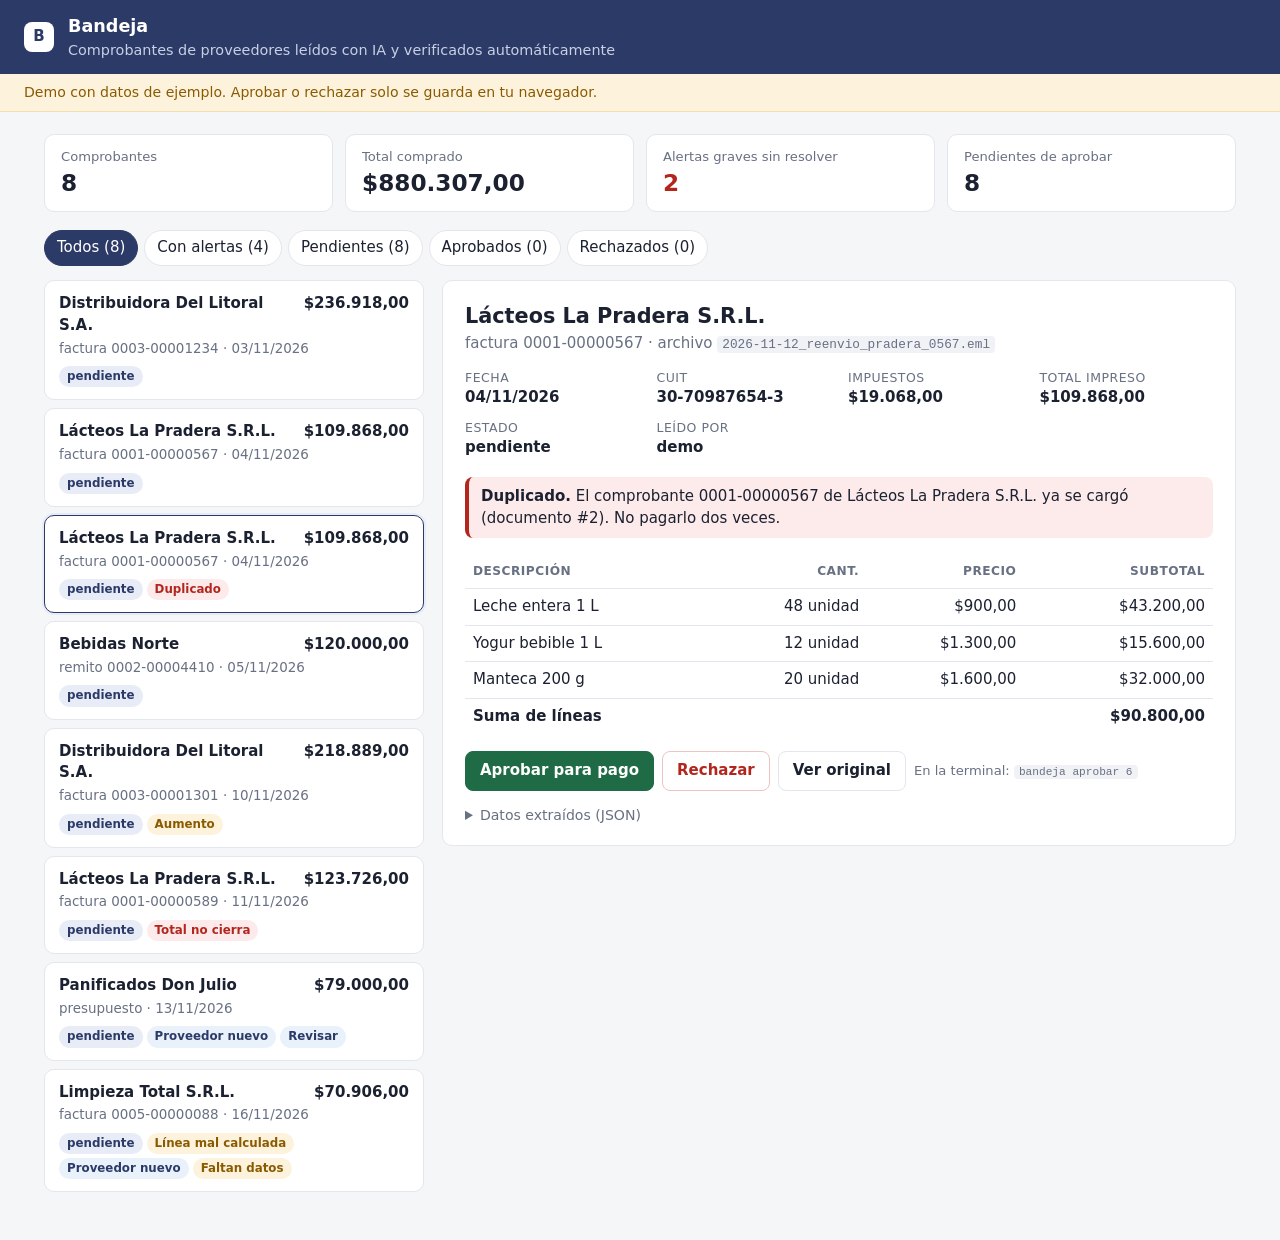
<file: demos/bandeja/index.html>
<!doctype html>
<html lang="es">
<head>
<meta charset="utf-8">
<meta name="viewport" content="width=device-width, initial-scale=1">
<title>Bandeja · Revisión de comprobantes</title>
<style>
:root {
  --fondo: #f5f6f8; --papel: #fff; --tinta: #1b2130; --tenue: #687083; --linea: #e3e6ec;
  --acento: #2b3a67; --acento-suave: #e8ecf7; --rojo: #b3261e; --rojo-suave: #fcebea;
  --ambar: #8a5a00; --ambar-suave: #fdf3dc; --verde: #1f6b45; --verde-suave: #e5f3eb; --azul-suave: #e9f1fb;
  --radio: 10px; font-family: system-ui, -apple-system, "Segoe UI", Roboto, Ubuntu, sans-serif; color: var(--tinta);
}
* { box-sizing: border-box; }
body { margin: 0; background: var(--fondo); font-size: 15px; line-height: 1.45; }
header { background: var(--acento); color: #fff; padding: 14px 24px; display: flex; align-items: center; gap: 14px; flex-wrap: wrap; }
.logo { width: 30px; height: 30px; border-radius: 8px; background: #fff; color: var(--acento); display: grid; place-items: center; font-weight: 800; }
header h1 { font-size: 1.1rem; margin: 0; }
header p { margin: 0; color: #c9d0e4; font-size: .9rem; }
.demo { background: var(--ambar-suave); color: var(--ambar); padding: 8px 24px; font-size: .88rem; border-bottom: 1px solid #f1dfb0; }
main { max-width: 1240px; margin: 0 auto; padding: 22px 24px 48px; }
.metricas { display: grid; grid-template-columns: repeat(auto-fit, minmax(170px, 1fr)); gap: 12px; margin-bottom: 18px; }
.metrica { background: var(--papel); border: 1px solid var(--linea); border-radius: var(--radio); padding: 12px 16px; }
.metrica span { display: block; color: var(--tenue); font-size: .82rem; }
.metrica strong { font-size: 1.45rem; font-variant-numeric: tabular-nums; }
.metrica.alta strong { color: var(--rojo); }
.filtros { display: flex; gap: 6px; flex-wrap: wrap; margin-bottom: 14px; }
.filtros button { font: inherit; border: 1px solid var(--linea); background: var(--papel); padding: 6px 12px; border-radius: 99px; cursor: pointer; color: var(--tinta); }
.filtros button.activo { background: var(--acento); border-color: var(--acento); color: #fff; }
.grilla { display: grid; grid-template-columns: 380px 1fr; gap: 18px; align-items: start; }
.lista { display: flex; flex-direction: column; gap: 8px; }
.tarjeta { background: var(--papel); border: 1px solid var(--linea); border-radius: var(--radio); padding: 12px 14px; cursor: pointer; text-align: left; font: inherit; color: inherit; width: 100%; }
.tarjeta:hover { border-color: #b9c2d8; }
.tarjeta.sel { border-color: var(--acento); box-shadow: 0 0 0 2px var(--acento-suave); }
.tarjeta .fila { display: flex; justify-content: space-between; gap: 8px; align-items: baseline; }
.tarjeta .prov { font-weight: 650; }
.tarjeta .monto { font-variant-numeric: tabular-nums; font-weight: 650; }
.tarjeta .meta { color: var(--tenue); font-size: .84rem; margin-top: 2px; }
.chips { display: flex; gap: 4px; flex-wrap: wrap; margin-top: 8px; }
.chip { font-size: .74rem; font-weight: 650; padding: 2px 8px; border-radius: 99px; }
.chip.alta { background: var(--rojo-suave); color: var(--rojo); }
.chip.media { background: var(--ambar-suave); color: var(--ambar); }
.chip.info { background: var(--azul-suave); color: var(--acento); }
.chip.aprobado { background: var(--verde-suave); color: var(--verde); }
.chip.rechazado { background: #eee; color: #555; }
.chip.pendiente { background: var(--acento-suave); color: var(--acento); }
.detalle { background: var(--papel); border: 1px solid var(--linea); border-radius: var(--radio); padding: 20px 22px; position: sticky; top: 14px; }
.detalle h2 { margin: 0 0 2px; font-size: 1.3rem; }
.detalle .sub { color: var(--tenue); margin: 0 0 14px; }
.datos { display: grid; grid-template-columns: repeat(auto-fit, minmax(150px, 1fr)); gap: 10px 18px; margin: 0 0 18px; }
.datos dt { color: var(--tenue); font-size: .78rem; text-transform: uppercase; letter-spacing: .04em; }
.datos dd { margin: 0; font-weight: 550; font-variant-numeric: tabular-nums; }
.alertas { list-style: none; padding: 0; margin: 0 0 18px; display: flex; flex-direction: column; gap: 6px; }
.alertas li { padding: 9px 12px; border-radius: 8px; border-left: 4px solid; }
.alertas li.alta { background: var(--rojo-suave); border-color: var(--rojo); }
.alertas li.media { background: var(--ambar-suave); border-color: #d9a420; }
.alertas li.info { background: var(--azul-suave); border-color: #7f9bd1; }
.ok { background: var(--verde-suave); color: var(--verde); padding: 9px 12px; border-radius: 8px; margin: 0 0 18px; }
table { width: 100%; border-collapse: collapse; margin-bottom: 16px; }
th, td { text-align: left; padding: 7px 8px; border-bottom: 1px solid var(--linea); }
th { font-size: .76rem; color: var(--tenue); text-transform: uppercase; letter-spacing: .04em; }
.num { text-align: right; font-variant-numeric: tabular-nums; white-space: nowrap; }
tfoot td { font-weight: 700; border-bottom: 0; }
.acciones { display: flex; gap: 8px; flex-wrap: wrap; align-items: center; }
.btn { font: inherit; font-weight: 600; padding: 8px 14px; border-radius: 8px; border: 1px solid var(--linea); background: #fff; color: var(--tinta); cursor: pointer; text-decoration: none; }
.btn.aprobar { background: var(--verde); border-color: var(--verde); color: #fff; }
.btn.rechazar { color: var(--rojo); border-color: #efc4c0; }
.cmd { color: var(--tenue); font-size: .82rem; }
code { font-family: ui-monospace, Menlo, Consolas, monospace; font-size: .85em; background: #f0f2f6; padding: 1px 5px; border-radius: 4px; }
.vacio { color: var(--tenue); padding: 30px; text-align: center; }
details { margin-top: 14px; } summary { cursor: pointer; color: var(--tenue); font-size: .88rem; }
pre { background: #0f1422; color: #d7deef; padding: 12px; border-radius: 8px; overflow: auto; font-size: .8rem; }
@media (max-width: 900px) { .grilla { grid-template-columns: 1fr; } .detalle { position: static; } main { padding: 16px; } header, .demo { padding-left: 16px; padding-right: 16px; } }
</style>
</head>
<body>
<header>
  <div class="logo">B</div>
  <div><h1>Bandeja</h1><p>Comprobantes de proveedores leídos con IA y verificados automáticamente</p></div>
</header>
<div class="demo" id="aviso">Demo con datos de ejemplo. Aprobar o rechazar solo se guarda en tu navegador.</div>
<main>
  <section class="metricas" id="metricas"></section>
  <nav class="filtros" id="filtros"></nav>
  <div class="grilla">
    <div class="lista" id="lista"></div>
    <section class="detalle" id="detalle"><p class="vacio">Elegí un comprobante.</p></section>
  </div>
</main>
<script id="datos" type="application/json">{"demo": true, "documentos": [{"id": 1, "archivo": "2026-11-03_litoral_factura_1234.pdf", "hash": "699d1eba4184ebe25075e69d7b545a7c0c86f0b3953caaf2338f8ae354b928e7", "tipo": "factura", "proveedor": "Distribuidora Del Litoral S.A.", "cuit": "30-71234567-8", "numero": "0003-00001234", "fecha": "2026-11-03", "total": 236918.0, "impuestos": 41118.0, "estado": "pendiente", "procesado": "2026-11-18 18:58:52", "extractor": "demo", "datos": {"tipo": "factura", "proveedor": "Distribuidora Del Litoral S.A.", "cuit": "30-71234567-8", "numero": "0003-00001234", "fecha": "2026-11-03", "items": [{"descripcion": "Yerba mate 1 kg", "cantidad": 24.0, "unidad": "unidad", "precio_unitario": 3900.0, "subtotal": 93600.0}, {"descripcion": "Azúcar 1 kg", "cantidad": 30.0, "unidad": "unidad", "precio_unitario": 1100.0, "subtotal": 33000.0}, {"descripcion": "Fideos tallarín 500 g", "cantidad": 40.0, "unidad": "unidad", "precio_unitario": 950.0, "subtotal": 38000.0}, {"descripcion": "Aceite girasol 1,5 L", "cantidad": 12.0, "unidad": "unidad", "precio_unitario": 2600.0, "subtotal": 31200.0}], "subtotal": 195800.0, "impuestos": 41118.0, "total": 236918.0, "observaciones": null}, "items": [{"descripcion": "Yerba mate 1 kg", "cantidad": 24.0, "unidad": "unidad", "precio_unitario": 3900.0, "subtotal": 93600.0}, {"descripcion": "Azúcar 1 kg", "cantidad": 30.0, "unidad": "unidad", "precio_unitario": 1100.0, "subtotal": 33000.0}, {"descripcion": "Fideos tallarín 500 g", "cantidad": 40.0, "unidad": "unidad", "precio_unitario": 950.0, "subtotal": 38000.0}, {"descripcion": "Aceite girasol 1,5 L", "cantidad": 12.0, "unidad": "unidad", "precio_unitario": 2600.0, "subtotal": 31200.0}], "alertas": [], "original": "archivos/2026-11-03_litoral_factura_1234.pdf"}, {"id": 2, "archivo": "2026-11-04_pradera_factura_0567.pdf", "hash": "8efd953ebf1aa22369c50b7301a9c275d1ffe826db96ee1e497003b9ae31e45a", "tipo": "factura", "proveedor": "Lácteos La Pradera S.R.L.", "cuit": "30-70987654-3", "numero": "0001-00000567", "fecha": "2026-11-04", "total": 109868.0, "impuestos": 19068.0, "estado": "pendiente", "procesado": "2026-11-18 18:58:52", "extractor": "demo", "datos": {"tipo": "factura", "proveedor": "Lácteos La Pradera S.R.L.", "cuit": "30-70987654-3", "numero": "0001-00000567", "fecha": "2026-11-04", "items": [{"descripcion": "Leche entera 1 L", "cantidad": 48.0, "unidad": "unidad", "precio_unitario": 900.0, "subtotal": 43200.0}, {"descripcion": "Yogur bebible 1 L", "cantidad": 12.0, "unidad": "unidad", "precio_unitario": 1300.0, "subtotal": 15600.0}, {"descripcion": "Manteca 200 g", "cantidad": 20.0, "unidad": "unidad", "precio_unitario": 1600.0, "subtotal": 32000.0}], "subtotal": 90800.0, "impuestos": 19068.0, "total": 109868.0, "observaciones": null}, "items": [{"descripcion": "Leche entera 1 L", "cantidad": 48.0, "unidad": "unidad", "precio_unitario": 900.0, "subtotal": 43200.0}, {"descripcion": "Yogur bebible 1 L", "cantidad": 12.0, "unidad": "unidad", "precio_unitario": 1300.0, "subtotal": 15600.0}, {"descripcion": "Manteca 200 g", "cantidad": 20.0, "unidad": "unidad", "precio_unitario": 1600.0, "subtotal": 32000.0}], "alertas": [], "original": "archivos/2026-11-04_pradera_factura_0567.pdf"}, {"id": 6, "archivo": "2026-11-12_reenvio_pradera_0567.eml", "hash": "86fd0b3ab0174eaf721b03ae29ee975e599343da57490d0ee3f65ec4a463cf87", "tipo": "factura", "proveedor": "Lácteos La Pradera S.R.L.", "cuit": "30-70987654-3", "numero": "0001-00000567", "fecha": "2026-11-04", "total": 109868.0, "impuestos": 19068.0, "estado": "pendiente", "procesado": "2026-11-18 18:58:52", "extractor": "demo", "datos": {"tipo": "factura", "proveedor": "Lácteos La Pradera S.R.L.", "cuit": "30-70987654-3", "numero": "0001-00000567", "fecha": "2026-11-04", "items": [{"descripcion": "Leche entera 1 L", "cantidad": 48.0, "unidad": "unidad", "precio_unitario": 900.0, "subtotal": 43200.0}, {"descripcion": "Yogur bebible 1 L", "cantidad": 12.0, "unidad": "unidad", "precio_unitario": 1300.0, "subtotal": 15600.0}, {"descripcion": "Manteca 200 g", "cantidad": 20.0, "unidad": "unidad", "precio_unitario": 1600.0, "subtotal": 32000.0}], "subtotal": 90800.0, "impuestos": 19068.0, "total": 109868.0, "observaciones": null}, "items": [{"descripcion": "Leche entera 1 L", "cantidad": 48.0, "unidad": "unidad", "precio_unitario": 900.0, "subtotal": 43200.0}, {"descripcion": "Yogur bebible 1 L", "cantidad": 12.0, "unidad": "unidad", "precio_unitario": 1300.0, "subtotal": 15600.0}, {"descripcion": "Manteca 200 g", "cantidad": 20.0, "unidad": "unidad", "precio_unitario": 1600.0, "subtotal": 32000.0}], "alertas": [{"tipo": "duplicado", "gravedad": "alta", "mensaje": "El comprobante 0001-00000567 de Lácteos La Pradera S.R.L. ya se cargó (documento #2). No pagarlo dos veces."}], "original": "archivos/2026-11-12_reenvio_pradera_0567.eml.txt"}, {"id": 3, "archivo": "2026-11-05_bebidas_norte_remito.eml", "hash": "e021254b7cbe3f8267c6f31b974c90d33ff2fc274aeb293914035b3d84714f2c", "tipo": "remito", "proveedor": "Bebidas Norte", "cuit": null, "numero": "0002-00004410", "fecha": "2026-11-05", "total": 120000.0, "impuestos": null, "estado": "pendiente", "procesado": "2026-11-18 18:58:52", "extractor": "demo", "datos": {"tipo": "remito", "proveedor": "Bebidas Norte", "cuit": null, "numero": "0002-00004410", "fecha": "2026-11-05", "items": [{"descripcion": "Gaseosa cola 2,25 L", "cantidad": 24.0, "unidad": "botella", "precio_unitario": 2100.0, "subtotal": 50400.0}, {"descripcion": "Agua mineral 2 L", "cantidad": 24.0, "unidad": "botella", "precio_unitario": 700.0, "subtotal": 16800.0}, {"descripcion": "Cerveza lata 473 ml", "cantidad": 48.0, "unidad": "lata", "precio_unitario": 1100.0, "subtotal": 52800.0}], "subtotal": null, "impuestos": null, "total": 120000.0, "observaciones": null}, "items": [{"descripcion": "Gaseosa cola 2,25 L", "cantidad": 24.0, "unidad": "botella", "precio_unitario": 2100.0, "subtotal": 50400.0}, {"descripcion": "Agua mineral 2 L", "cantidad": 24.0, "unidad": "botella", "precio_unitario": 700.0, "subtotal": 16800.0}, {"descripcion": "Cerveza lata 473 ml", "cantidad": 48.0, "unidad": "lata", "precio_unitario": 1100.0, "subtotal": 52800.0}], "alertas": [], "original": "archivos/2026-11-05_bebidas_norte_remito.eml.txt"}, {"id": 4, "archivo": "2026-11-10_litoral_factura_1301.pdf", "hash": "4e0d855fe0dc38788e9e882986cacfe10068a78ec54e969741870f10e29f1c58", "tipo": "factura", "proveedor": "Distribuidora Del Litoral S.A.", "cuit": "30-71234567-8", "numero": "0003-00001301", "fecha": "2026-11-10", "total": 218889.0, "impuestos": 37989.0, "estado": "pendiente", "procesado": "2026-11-18 18:58:52", "extractor": "demo", "datos": {"tipo": "factura", "proveedor": "Distribuidora Del Litoral S.A.", "cuit": "30-71234567-8", "numero": "0003-00001301", "fecha": "2026-11-10", "items": [{"descripcion": "Yerba mate 1 kg", "cantidad": 24.0, "unidad": "unidad", "precio_unitario": 4500.0, "subtotal": 108000.0}, {"descripcion": "Azúcar 1 kg", "cantidad": 30.0, "unidad": "unidad", "precio_unitario": 1150.0, "subtotal": 34500.0}, {"descripcion": "Café molido 250 g", "cantidad": 12.0, "unidad": "unidad", "precio_unitario": 3200.0, "subtotal": 38400.0}], "subtotal": 180900.0, "impuestos": 37989.0, "total": 218889.0, "observaciones": null}, "items": [{"descripcion": "Yerba mate 1 kg", "cantidad": 24.0, "unidad": "unidad", "precio_unitario": 4500.0, "subtotal": 108000.0}, {"descripcion": "Azúcar 1 kg", "cantidad": 30.0, "unidad": "unidad", "precio_unitario": 1150.0, "subtotal": 34500.0}, {"descripcion": "Café molido 250 g", "cantidad": 12.0, "unidad": "unidad", "precio_unitario": 3200.0, "subtotal": 38400.0}], "alertas": [{"tipo": "aumento", "gravedad": "media", "mensaje": "«Yerba mate 1 kg» subió 15 %: de $3.900,00 a $4.500,00."}], "original": "archivos/2026-11-10_litoral_factura_1301.pdf"}, {"id": 5, "archivo": "2026-11-11_pradera_factura_0589.pdf", "hash": "7a3a8bbf2970df2fd2cf5a17200c000501eb7295941d46cdc5977e4a6d277752", "tipo": "factura", "proveedor": "Lácteos La Pradera S.R.L.", "cuit": "30-70987654-3", "numero": "0001-00000589", "fecha": "2026-11-11", "total": 123726.0, "impuestos": 21126.0, "estado": "pendiente", "procesado": "2026-11-18 18:58:52", "extractor": "demo", "datos": {"tipo": "factura", "proveedor": "Lácteos La Pradera S.R.L.", "cuit": "30-70987654-3", "numero": "0001-00000589", "fecha": "2026-11-11", "items": [{"descripcion": "Leche entera 1 L", "cantidad": 48.0, "unidad": "unidad", "precio_unitario": 900.0, "subtotal": 43200.0}, {"descripcion": "Queso cremoso 1 kg", "cantidad": 5.0, "unidad": "kg", "precio_unitario": 6200.0, "subtotal": 31000.0}, {"descripcion": "Crema de leche 200 ml", "cantidad": 24.0, "unidad": "unidad", "precio_unitario": 1100.0, "subtotal": 26400.0}], "subtotal": 100600.0, "impuestos": 21126.0, "total": 123726.0, "observaciones": null}, "items": [{"descripcion": "Leche entera 1 L", "cantidad": 48.0, "unidad": "unidad", "precio_unitario": 900.0, "subtotal": 43200.0}, {"descripcion": "Queso cremoso 1 kg", "cantidad": 5.0, "unidad": "kg", "precio_unitario": 6200.0, "subtotal": 31000.0}, {"descripcion": "Crema de leche 200 ml", "cantidad": 24.0, "unidad": "unidad", "precio_unitario": 1100.0, "subtotal": 26400.0}], "alertas": [{"tipo": "total", "gravedad": "alta", "mensaje": "El total impreso es $123.726,00 pero las líneas más impuestos suman $121.726,00 (diferencia de +$2.000,00)."}], "original": "archivos/2026-11-11_pradera_factura_0589.pdf"}, {"id": 7, "archivo": "2026-11-13_don_julio_presupuesto.eml", "hash": "a0381e6b162aa631de400897b863e71ac4e94ab6839d3301fc20f3c883ce73c5", "tipo": "presupuesto", "proveedor": "Panificados Don Julio", "cuit": null, "numero": null, "fecha": "2026-11-13", "total": 79000.0, "impuestos": null, "estado": "pendiente", "procesado": "2026-11-18 18:58:52", "extractor": "demo", "datos": {"tipo": "presupuesto", "proveedor": "Panificados Don Julio", "cuit": null, "numero": null, "fecha": "2026-11-13", "items": [{"descripcion": "Pan francés", "cantidad": 30.0, "unidad": "kg", "precio_unitario": 1600.0, "subtotal": 48000.0}, {"descripcion": "Facturas", "cantidad": 10.0, "unidad": "docena", "precio_unitario": 3100.0, "subtotal": 31000.0}], "subtotal": null, "impuestos": null, "total": 79000.0, "observaciones": "Precios válidos hasta el 30/11/2026; entrega diaria antes de las 7."}, "items": [{"descripcion": "Pan francés", "cantidad": 30.0, "unidad": "kg", "precio_unitario": 1600.0, "subtotal": 48000.0}, {"descripcion": "Facturas", "cantidad": 10.0, "unidad": "docena", "precio_unitario": 3100.0, "subtotal": 31000.0}], "alertas": [{"tipo": "proveedor_nuevo", "gravedad": "info", "mensaje": "«Panificados Don Julio» no está en el padrón de proveedores. Verificá que sea real antes de pagar."}, {"tipo": "revisar", "gravedad": "info", "mensaje": "Observación de la lectura: Precios válidos hasta el 30/11/2026; entrega diaria antes de las 7."}], "original": "archivos/2026-11-13_don_julio_presupuesto.eml.txt"}, {"id": 8, "archivo": "2026-11-16_limpieza_total_factura.pdf", "hash": "e36c11043f1ddad686132b84db7d75dae1bbfaeb360bca59a4573c803e493691", "tipo": "factura", "proveedor": "Limpieza Total S.R.L.", "cuit": null, "numero": "0005-00000088", "fecha": "2026-11-16", "total": 70906.0, "impuestos": 12306.0, "estado": "pendiente", "procesado": "2026-11-18 18:58:52", "extractor": "demo", "datos": {"tipo": "factura", "proveedor": "Limpieza Total S.R.L.", "cuit": null, "numero": "0005-00000088", "fecha": "2026-11-16", "items": [{"descripcion": "Lavandina 1 L", "cantidad": 24.0, "unidad": "unidad", "precio_unitario": 600.0, "subtotal": 14400.0}, {"descripcion": "Detergente 500 ml", "cantidad": 24.0, "unidad": "unidad", "precio_unitario": 900.0, "subtotal": 22600.0}, {"descripcion": "Papel higiénico x4", "cantidad": 12.0, "unidad": "pack", "precio_unitario": 1800.0, "subtotal": 21600.0}], "subtotal": 58600.0, "impuestos": 12306.0, "total": 70906.0, "observaciones": null}, "items": [{"descripcion": "Lavandina 1 L", "cantidad": 24.0, "unidad": "unidad", "precio_unitario": 600.0, "subtotal": 14400.0}, {"descripcion": "Detergente 500 ml", "cantidad": 24.0, "unidad": "unidad", "precio_unitario": 900.0, "subtotal": 22600.0}, {"descripcion": "Papel higiénico x4", "cantidad": 12.0, "unidad": "pack", "precio_unitario": 1800.0, "subtotal": 21600.0}], "alertas": [{"tipo": "linea", "gravedad": "media", "mensaje": "«Detergente 500 ml»: 24 × $900,00 da $21.600,00, pero la línea dice $22.600,00."}, {"tipo": "proveedor_nuevo", "gravedad": "info", "mensaje": "«Limpieza Total S.R.L.» no está en el padrón de proveedores. Verificá que sea real antes de pagar."}, {"tipo": "dato_faltante", "gravedad": "media", "mensaje": "A la factura le falta: CUIT."}], "original": "archivos/2026-11-16_limpieza_total_factura.pdf"}]}</script>
<script>
const DATOS = JSON.parse(document.getElementById('datos').textContent);
const docs = DATOS.documentos;
const CLAVE = 'bandeja-estados';
let cambios = {};
try { cambios = JSON.parse(localStorage.getItem(CLAVE) || '{}'); } catch (e) {}
const estado = d => cambios[d.id] || d.estado;
const pesos = n => '$' + Number(n || 0).toLocaleString('es-AR', { minimumFractionDigits: 2, maximumFractionDigits: 2 });
const fecha = f => f ? f.split('-').reverse().join('/') : '—';
const esc = s => String(s ?? '').replace(/[&<>"']/g, c => ({ '&': '&amp;', '<': '&lt;', '>': '&gt;', '"': '&quot;', "'": '&#39;' }[c]));
const gravedadMax = d => d.alertas.some(a => a.gravedad === 'alta') ? 'alta' : d.alertas.some(a => a.gravedad === 'media') ? 'media' : null;
const TIPOS = { total: 'Total no cierra', linea: 'Línea mal calculada', duplicado: 'Duplicado', aumento: 'Aumento', proveedor_nuevo: 'Proveedor nuevo', dato_faltante: 'Faltan datos', revisar: 'Revisar' };
const FILTROS = [['todos', 'Todos', () => true], ['alertas', 'Con alertas', d => gravedadMax(d)], ['pendiente', 'Pendientes', d => estado(d) === 'pendiente'], ['aprobado', 'Aprobados', d => estado(d) === 'aprobado'], ['rechazado', 'Rechazados', d => estado(d) === 'rechazado']];
let filtro = 'todos', seleccionado = null;

function metricas() {
  const validos = docs.filter(d => ['factura', 'remito'].includes(d.tipo) && estado(d) !== 'rechazado' && !d.alertas.some(a => a.tipo === 'duplicado'));
  const altas = docs.filter(d => gravedadMax(d) === 'alta' && estado(d) === 'pendiente').length;
  document.getElementById('metricas').innerHTML = [
    ['Comprobantes', docs.length, ''], ['Total comprado', pesos(validos.reduce((s, d) => s + d.total, 0)), ''],
    ['Alertas graves sin resolver', altas, altas ? 'alta' : ''], ['Pendientes de aprobar', docs.filter(d => estado(d) === 'pendiente').length, ''],
  ].map(([t, v, c]) => `<div class="metrica ${c}"><span>${t}</span><strong>${v}</strong></div>`).join('');
}
function filtros() {
  document.getElementById('filtros').innerHTML = FILTROS.map(([k, t, f]) =>
    `<button class="${k === filtro ? 'activo' : ''}" data-f="${k}">${t} (${docs.filter(f).length})</button>`).join('');
}
function lista() {
  const f = FILTROS.find(x => x[0] === filtro)[2];
  const vis = docs.filter(f);
  document.getElementById('lista').innerHTML = vis.length ? vis.map(d => {
    const chips = [...new Set(d.alertas.map(a => a.gravedad + '|' + a.tipo))].map(k => { const [g, t] = k.split('|'); return `<span class="chip ${g}">${TIPOS[t] || t}</span>`; }).join('');
    return `<button class="tarjeta ${d.id === seleccionado ? 'sel' : ''}" data-id="${d.id}">
      <div class="fila"><span class="prov">${esc(d.proveedor)}</span><span class="monto">${pesos(d.total)}</span></div>
      <div class="meta">${esc(d.tipo)} ${esc(d.numero || '')} · ${fecha(d.fecha)}</div>
      <div class="chips"><span class="chip ${estado(d)}">${estado(d)}</span>${chips}</div></button>`;
  }).join('') : '<p class="vacio">No hay comprobantes en este filtro.</p>';
}
function detalle() {
  const d = docs.find(x => x.id === seleccionado);
  const el = document.getElementById('detalle');
  if (!d) { el.innerHTML = '<p class="vacio">Elegí un comprobante.</p>'; return; }
  const suma = d.items.reduce((s, i) => s + i.subtotal, 0);
  el.innerHTML = `
    <h2>${esc(d.proveedor)}</h2>
    <p class="sub">${esc(d.tipo)} ${esc(d.numero || '')} · archivo <code>${esc(d.archivo)}</code></p>
    <dl class="datos">
      <div><dt>Fecha</dt><dd>${fecha(d.fecha)}</dd></div><div><dt>CUIT</dt><dd>${esc(d.cuit || '—')}</dd></div>
      <div><dt>Impuestos</dt><dd>${d.impuestos != null ? pesos(d.impuestos) : '—'}</dd></div><div><dt>Total impreso</dt><dd>${pesos(d.total)}</dd></div>
      <div><dt>Estado</dt><dd>${estado(d)}</dd></div><div><dt>Leído por</dt><dd>${esc(d.extractor)}</dd></div>
    </dl>
    ${d.alertas.length ? `<ul class="alertas">${d.alertas.map(a => `<li class="${a.gravedad}"><strong>${TIPOS[a.tipo] || a.tipo}.</strong> ${esc(a.mensaje)}</li>`).join('')}</ul>` : '<p class="ok">Todos los controles dieron bien.</p>'}
    <table><thead><tr><th>Descripción</th><th class="num">Cant.</th><th class="num">Precio</th><th class="num">Subtotal</th></tr></thead>
      <tbody>${d.items.map(i => `<tr><td>${esc(i.descripcion)}</td><td class="num">${i.cantidad} ${esc(i.unidad || '')}</td><td class="num">${pesos(i.precio_unitario)}</td><td class="num">${pesos(i.subtotal)}</td></tr>`).join('')}</tbody>
      <tfoot><tr><td colspan="3">Suma de líneas</td><td class="num">${pesos(suma)}</td></tr></tfoot></table>
    <div class="acciones">
      <button class="btn aprobar" data-accion="aprobado">Aprobar para pago</button>
      <button class="btn rechazar" data-accion="rechazado">Rechazar</button>
      ${d.original ? `<a class="btn" href="${esc(d.original)}" target="_blank" rel="noopener">Ver original</a>` : ''}
      <span class="cmd">En la terminal: <code>bandeja aprobar ${d.id}</code></span>
    </div>
    <details><summary>Datos extraídos (JSON)</summary><pre>${esc(JSON.stringify(d.datos, null, 2))}</pre></details>`;
}
function todo() { metricas(); filtros(); lista(); detalle(); }
document.addEventListener('click', e => {
  const f = e.target.closest('[data-f]'); if (f) { filtro = f.dataset.f; todo(); return; }
  const t = e.target.closest('.tarjeta'); if (t) { seleccionado = Number(t.dataset.id); todo(); if (innerWidth < 900) document.getElementById('detalle').scrollIntoView({ behavior: 'smooth' }); return; }
  const a = e.target.closest('[data-accion]');
  if (a && seleccionado != null) { cambios[seleccionado] = a.dataset.accion; try { localStorage.setItem(CLAVE, JSON.stringify(cambios)); } catch (e) {} todo(); }
});
if (!DATOS.demo) document.getElementById('aviso').remove();
const primero = docs.find(d => gravedadMax(d) === 'alta') || docs[0];
seleccionado = primero ? primero.id : null;
todo();
</script>
</body>
</html>
</file>
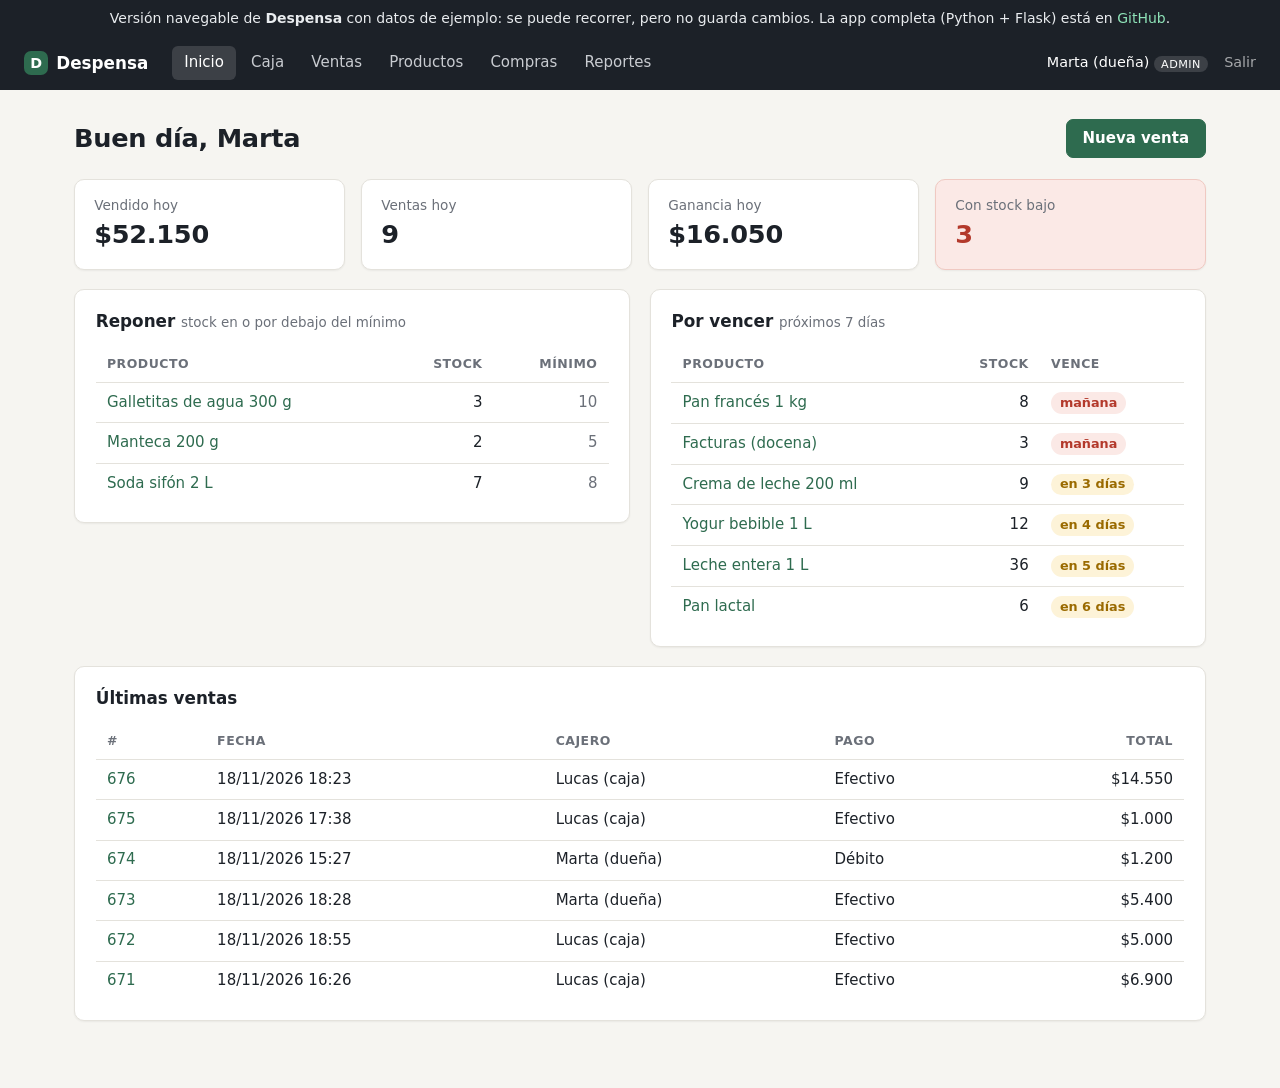
<file: demos/despensa/index.html>
<!doctype html>
<html lang="es">
<head>
  <meta charset="utf-8">
  <meta name="viewport" content="width=device-width, initial-scale=1">
  <title>Inicio · Despensa</title>
  <link rel="stylesheet" href="estilo.css">
</head>
<body>
<div style="background:#1c2128;color:#e9ecef;padding:10px 16px;font:14px system-ui;text-align:center">
  Versión navegable de <strong>Despensa</strong> con datos de ejemplo: se puede recorrer, pero no guarda cambios.
  La app completa (Python + Flask) está en
  <a style="color:#8ee3b8" href="https://github.com/fede-villon/despensa" target="_blank" rel="noopener">GitHub</a>.
</div>

<header class="barra">
  <a class="marca" href="index.html"><span class="logo">D</span> Despensa</a>
  <nav>
    
    <a href="index.html" class="activo">Inicio</a>
    <a href="caja.html" class="">Caja</a>
    <a href="ventas.html" class="">Ventas</a>
    <a href="productos.html" class="">Productos</a>
    
    <a href="compras.html" class="">Compras</a>
    <a href="reportes.html" class="">Reportes</a>
    
  </nav>
  <div class="sesion">
    <span>Marta (dueña) <small class="rol">admin</small></span>
    <span style="opacity:.6">Salir</span>
  </div>
</header>

<main class="contenido">
  
  
<div class="encabezado">
  <h1>Buen día, Marta</h1>
  <a class="btn primario" href="caja.html">Nueva venta</a>
</div>
<section class="metricas">
  <div class="metrica"><span>Vendido hoy</span><strong>$52.150</strong></div>
  <div class="metrica"><span>Ventas hoy</span><strong>9</strong></div>
  <div class="metrica"><span>Ganancia hoy</span><strong>$16.050</strong></div>
  <div class="metrica alerta"><span>Con stock bajo</span><strong>3</strong></div>
</section>
<div class="dos-col">
  <section class="tarjeta">
    <h2>Reponer <small class="tenue">stock en o por debajo del mínimo</small></h2>
    
    <table><thead><tr><th>Producto</th><th class="num">Stock</th><th class="num">Mínimo</th></tr></thead><tbody>
    
      <tr><td><a href="producto.html">Galletitas de agua 300 g</a></td>
          <td class="num ">3</td><td class="num tenue">10</td></tr>
    
      <tr><td><a href="producto.html">Manteca 200 g</a></td>
          <td class="num ">2</td><td class="num tenue">5</td></tr>
    
      <tr><td><a href="producto.html">Soda sifón 2 L</a></td>
          <td class="num ">7</td><td class="num tenue">8</td></tr>
    </tbody></table>
    
  </section>
  <section class="tarjeta">
    <h2>Por vencer <small class="tenue">próximos 7 días</small></h2>
    
    <table><thead><tr><th>Producto</th><th class="num">Stock</th><th>Vence</th></tr></thead><tbody>
    
      <tr><td><a href="producto.html">Pan francés 1 kg</a></td><td class="num">8</td>
          <td><span class="etiqueta roja">mañana</span></td></tr>
    
      <tr><td><a href="producto.html">Facturas (docena)</a></td><td class="num">3</td>
          <td><span class="etiqueta roja">mañana</span></td></tr>
    
      <tr><td><a href="producto.html">Crema de leche 200 ml</a></td><td class="num">9</td>
          <td><span class="etiqueta ambar">en 3 días</span></td></tr>
    
      <tr><td><a href="producto.html">Yogur bebible 1 L</a></td><td class="num">12</td>
          <td><span class="etiqueta ambar">en 4 días</span></td></tr>
    
      <tr><td><a href="producto.html">Leche entera 1 L</a></td><td class="num">36</td>
          <td><span class="etiqueta ambar">en 5 días</span></td></tr>
    
      <tr><td><a href="producto.html">Pan lactal</a></td><td class="num">6</td>
          <td><span class="etiqueta ambar">en 6 días</span></td></tr>
    </tbody></table>
    
  </section>
</div>
<section class="tarjeta">
  <h2>Últimas ventas</h2>
  <table><thead><tr><th>#</th><th>Fecha</th><th>Cajero</th><th>Pago</th><th class="num">Total</th></tr></thead><tbody>
  
    <tr><td><a href="ticket.html">676</a></td><td>18/11/2026 18:23</td><td>Lucas (caja)</td><td>Efectivo</td><td class="num">$14.550</td></tr>
  
    <tr><td><a href="ticket.html">675</a></td><td>18/11/2026 17:38</td><td>Lucas (caja)</td><td>Efectivo</td><td class="num">$1.000</td></tr>
  
    <tr><td><a href="ticket.html">674</a></td><td>18/11/2026 15:27</td><td>Marta (dueña)</td><td>Débito</td><td class="num">$1.200</td></tr>
  
    <tr><td><a href="ticket.html">673</a></td><td>18/11/2026 18:28</td><td>Marta (dueña)</td><td>Efectivo</td><td class="num">$5.400</td></tr>
  
    <tr><td><a href="ticket.html">672</a></td><td>18/11/2026 18:55</td><td>Lucas (caja)</td><td>Efectivo</td><td class="num">$5.000</td></tr>
  
    <tr><td><a href="ticket.html">671</a></td><td>18/11/2026 16:26</td><td>Lucas (caja)</td><td>Efectivo</td><td class="num">$6.900</td></tr>
  
  </tbody></table>
</section>

</main>

<script>
document.querySelectorAll('form').forEach(f => f.addEventListener('submit', e => {
  e.preventDefault();
  alert('En esta versión de muestra no se guardan cambios. La app completa corre con Python: github.com/fede-villon/despensa');
}));
document.querySelectorAll('a[href="#"]').forEach(a => a.addEventListener('click', e => e.preventDefault()));
</script></body>
</html>
</file>
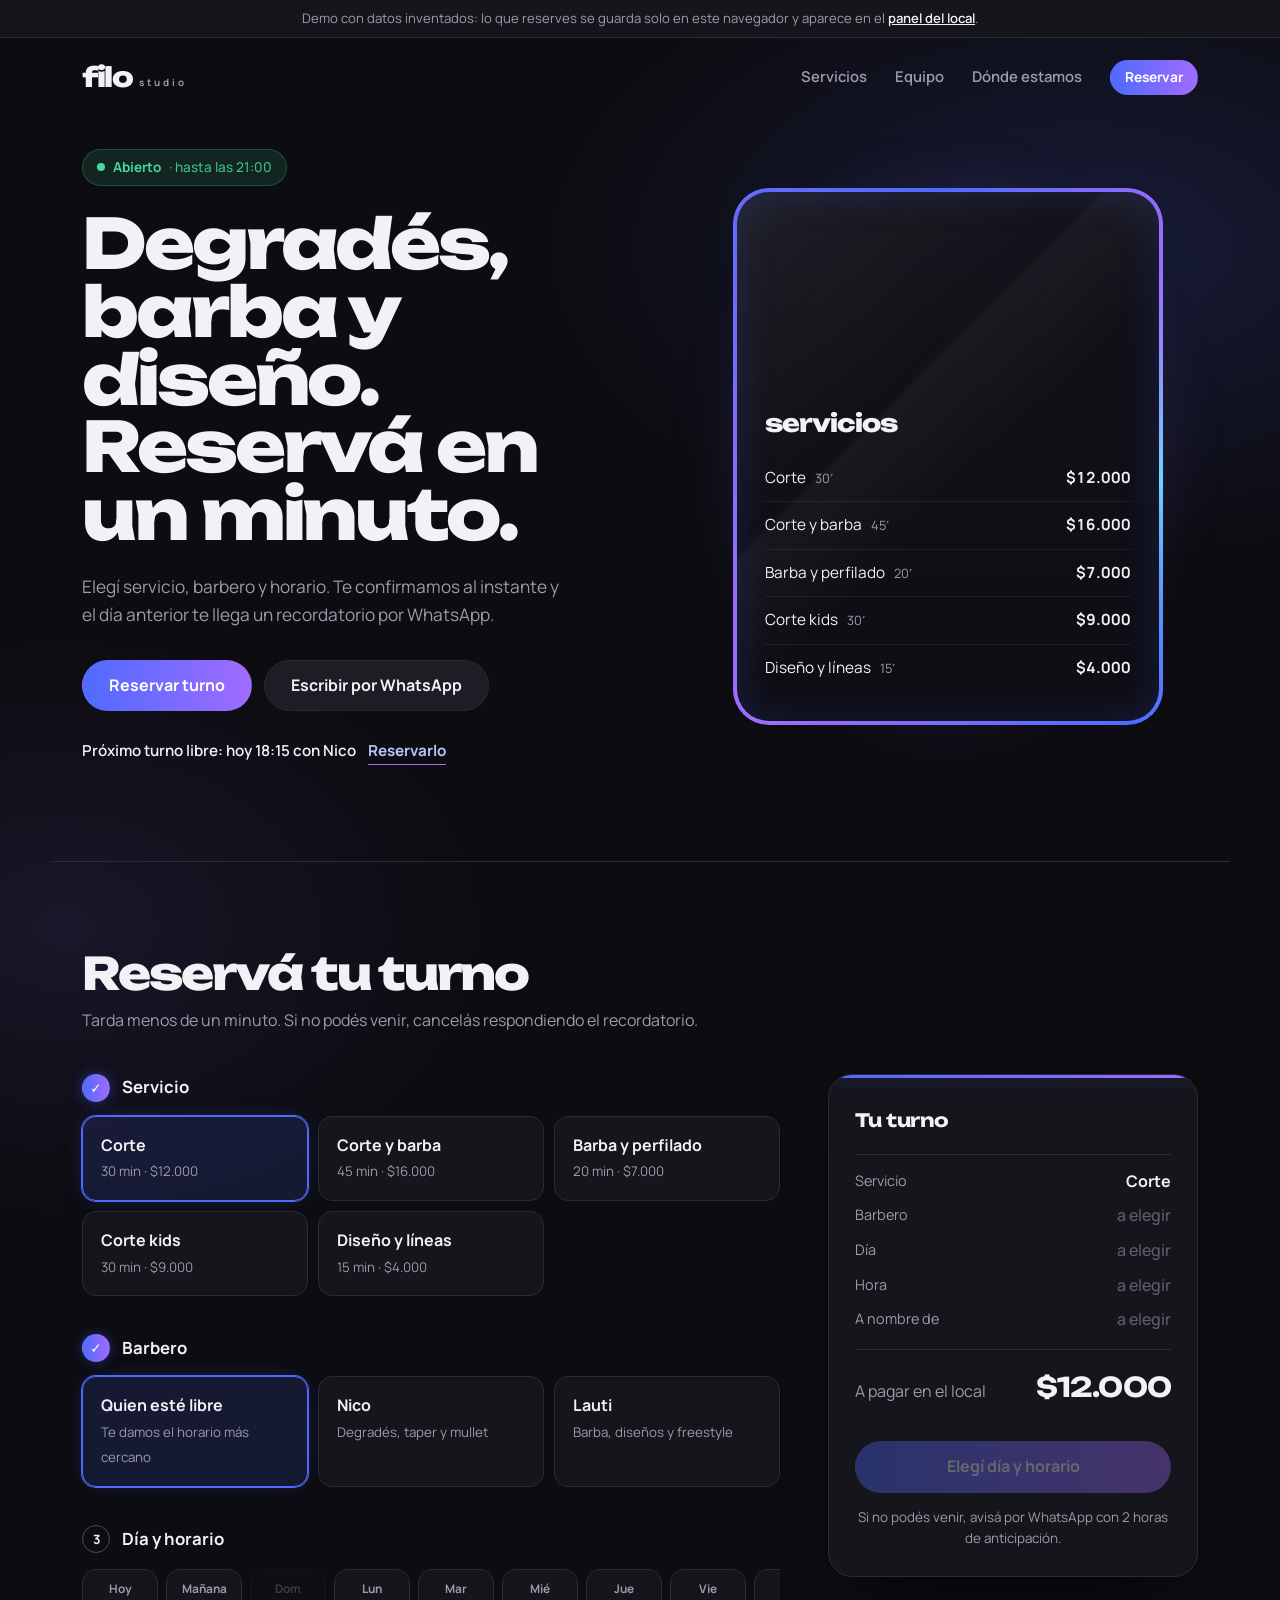
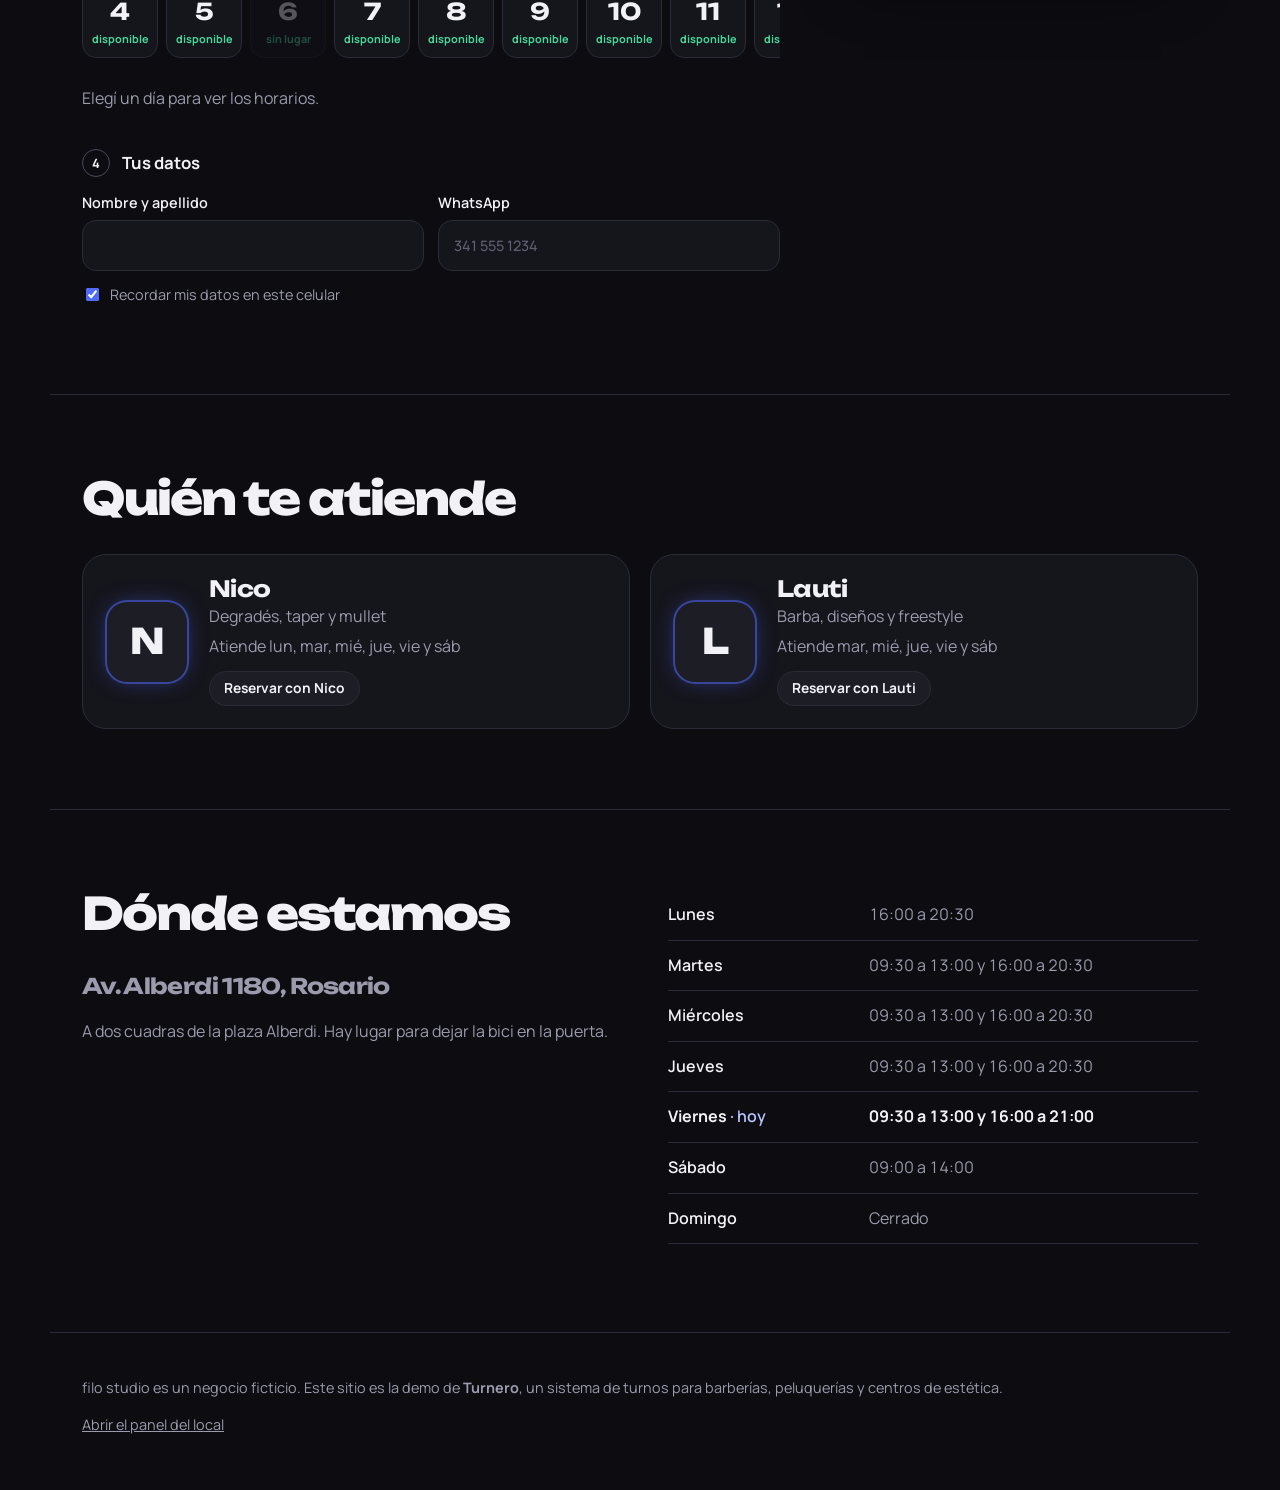
<file: demos/turnero/index.html>
<!doctype html>
<html lang="es">
<head>
<meta charset="utf-8">
<meta name="viewport" content="width=device-width, initial-scale=1">
<title>filo studio · Reservá tu turno</title>
<meta name="description" content="Barbería en barrio Alberdi, Rosario. Degradés, barba y diseños. Reservá tu turno online en un minuto.">
<meta name="theme-color" content="#0c0c11">
<link rel="preconnect" href="https://fonts.googleapis.com">
<link rel="preconnect" href="https://fonts.gstatic.com" crossorigin>
<link href="https://fonts.googleapis.com/css2?family=Unbounded:wght@500;700;800&family=Manrope:wght@400;500;600;700&display=swap" rel="stylesheet">
<link rel="stylesheet" href="css/base.css?v=8">
<link rel="stylesheet" href="css/sitio.css?v=8">
</head>
<body>
<p class="aviso-demo">Demo con datos inventados: lo que reserves se guarda solo en este navegador y aparece en el <a href="panel.html">panel del local</a>.</p>

<header class="cabecera">
  <a class="marca" href="#">filo<span>studio</span></a>
  <nav aria-label="Secciones">
    <a href="#servicios">Servicios</a>
    <a href="#equipo">Equipo</a>
    <a href="#donde">Dónde estamos</a>
    <a class="btn principal chico" href="#reservar">Reservar</a>
  </nav>
</header>

<section class="portada">
  <div class="portada-texto">
    <p class="estado" id="neon" aria-live="polite"><span class="punto" aria-hidden="true"></span><span id="neon-texto">Abierto</span><span id="neon-detalle"></span></p>
    <h1>Degradés, barba y diseño. Reservá en un minuto.</h1>
    <p class="bajada">Elegí servicio, barbero y horario. Te confirmamos al instante y el día anterior te llega un recordatorio por WhatsApp.</p>
    <div class="portada-acciones">
      <a class="btn principal grande" href="#reservar">Reservar turno</a>
      <a class="btn grande" id="wa-consulta" href="#" target="_blank" rel="noopener">Escribir por WhatsApp</a>
    </div>
    <p class="libre" id="pizarra-libre" aria-live="polite"></p>
  </div>

  <div class="visual">
    <div class="espejo" id="servicios">
      <div class="espejo-luz" aria-hidden="true"></div>
      <div class="espejo-vidrio">
        <p class="menu-titulo">servicios</p>
        <ul id="pizarra-lista"></ul>
      </div>
    </div>
  </div>
</section>

<main>
  <section class="reserva" id="reservar" aria-labelledby="reserva-titulo">
    <div class="reserva-cabeza">
      <h2 id="reserva-titulo">Reservá tu turno</h2>
      <p id="saludo">Tarda menos de un minuto. Si no podés venir, cancelás respondiendo el recordatorio.</p>
    </div>

    <div class="reserva-grilla">
      <form id="form-reserva" class="reserva-form" novalidate>
        <div class="atajo" id="atajo" hidden></div>

        <fieldset class="paso" data-paso="servicio">
          <legend><span class="paso-n">1</span> Servicio</legend>
          <div class="opciones" id="op-servicios"></div>
        </fieldset>

        <fieldset class="paso" data-paso="barbero">
          <legend><span class="paso-n">2</span> Barbero</legend>
          <div class="opciones opciones-barberos" id="op-barberos"></div>
        </fieldset>

        <fieldset class="paso" data-paso="horario" id="paso-horario">
          <legend><span class="paso-n">3</span> Día y horario</legend>
          <div class="dias" id="op-dias" role="radiogroup" aria-label="Día"></div>
          <div class="horas" id="op-horas" aria-live="polite"></div>
        </fieldset>

        <fieldset class="paso" data-paso="datos" id="paso-datos">
          <legend><span class="paso-n">4</span> Tus datos</legend>
          <div class="campos">
            <label>Nombre y apellido<input name="nombre" autocomplete="name" required></label>
            <label>WhatsApp<input name="telefono" type="tel" inputmode="tel" autocomplete="tel" placeholder="341 555 1234" required></label>
          </div>
          <label class="recordar"><input type="checkbox" name="recordar" checked> Recordar mis datos en este celular</label>
          <p class="error" id="error" role="alert" hidden></p>
        </fieldset>
      </form>

      <aside class="ticket-zona" aria-label="Tu turno">
        <div class="ticket" id="ticket">
          <div class="ticket-cabeza"><span>Tu turno</span><span id="ticket-n"></span></div>
          <dl class="ticket-datos" id="ticket-datos"></dl>
          <div class="ticket-total"><span>A pagar en el local</span><strong id="ticket-precio"></strong></div>
          <button class="btn principal grande ancho" type="submit" form="form-reserva" id="btn-reservar" disabled>Confirmar turno</button>
          <p class="politica" id="politica">Si no podés venir, avisá por WhatsApp con 2 horas de anticipación.</p>
          <div class="ticket-ok" id="ticket-ok" hidden>
            <p id="conf-detalle"></p>
            <button class="btn principal ancho" type="button" id="btn-calendario">Agregar a mi calendario</button>
            <a class="btn ancho" id="btn-avisar" target="_blank" rel="noopener" href="#">Avisar al local por WhatsApp</a>
            <button class="btn ancho" type="button" id="btn-otro">Reservar otro turno</button>
            <a class="ver-panel" href="panel.html">Ver cómo le aparece al local</a>
          </div>
        </div>
      </aside>
    </div>
  </section>

  <section class="equipo" id="equipo" aria-labelledby="equipo-titulo">
    <h2 id="equipo-titulo">Quién te atiende</h2>
    <div class="equipo-lista" id="equipo-lista"></div>
  </section>

  <section class="donde" id="donde" aria-labelledby="donde-titulo">
    <div>
      <h2 id="donde-titulo">Dónde estamos</h2>
      <p class="direccion" id="direccion"></p>
      <p>A dos cuadras de la plaza Alberdi. Hay lugar para dejar la bici en la puerta.</p>
    </div>
    <table class="horarios" id="horarios" aria-label="Horarios de atención"></table>
  </section>
</main>

<footer class="pie">
  <p>filo studio es un negocio ficticio. Este sitio es la demo de <strong>Turnero</strong>, un sistema de turnos para barberías, peluquerías y centros de estética.</p>
  <p><a href="panel.html">Abrir el panel del local</a></p>
</footer>

<div class="barra-movil" id="barra-movil">
  <div class="bm-texto"><strong id="bm-titulo">Reservá tu turno</strong><small id="barra-movil-libre"></small></div>
  <button class="btn principal chico" type="button" id="bm-accion">Reservar</button>
</div>
<div class="aviso-flotante" id="toast" role="status"></div>

<script src="js/agenda.js?v=8"></script>
<script src="js/datos.js?v=8"></script>
<script src="js/sitio.js?v=8"></script>
</body>
</html>
</file>
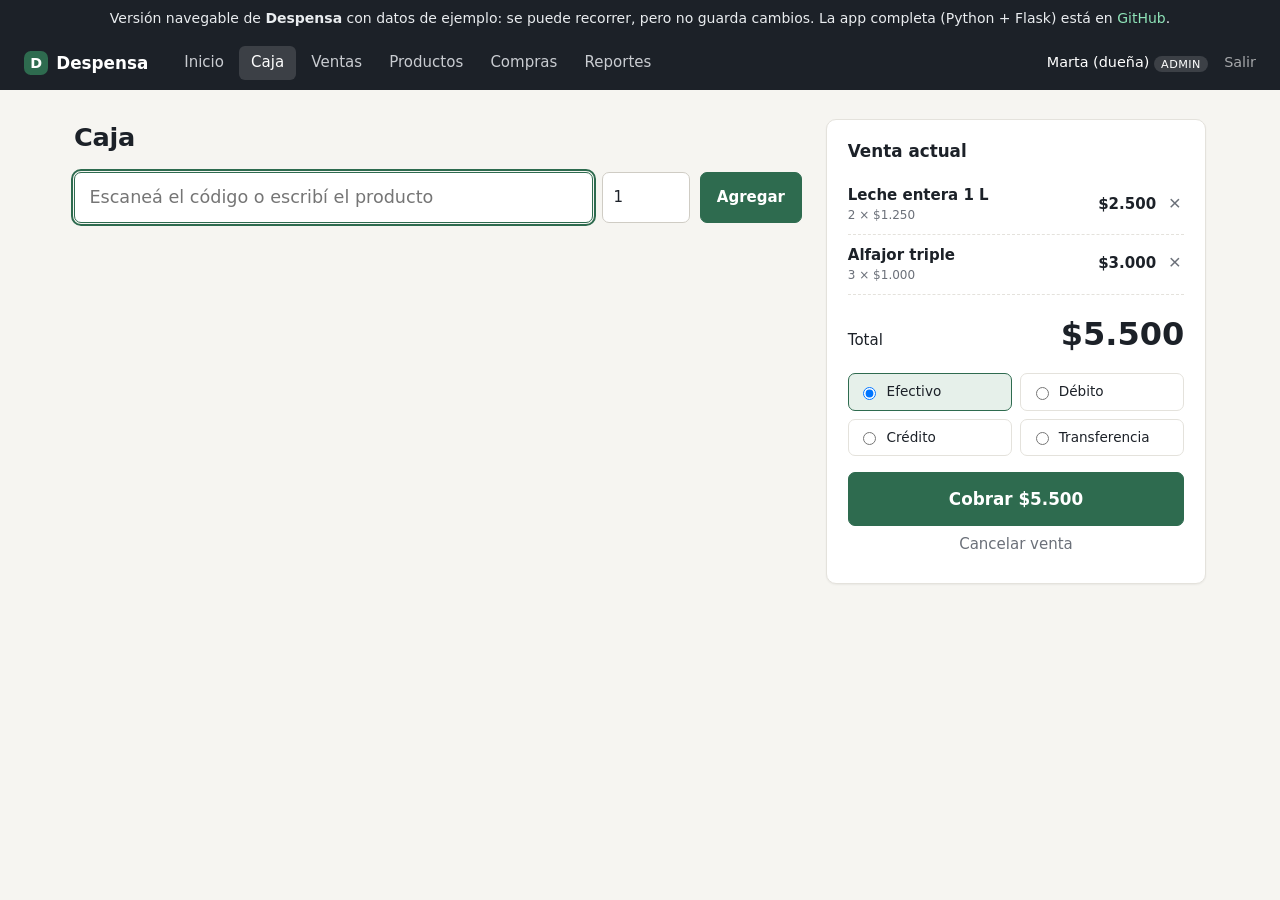
<file: demos/despensa/caja.html>
<!doctype html>
<html lang="es">
<head>
  <meta charset="utf-8">
  <meta name="viewport" content="width=device-width, initial-scale=1">
  <title>Caja · Despensa</title>
  <link rel="stylesheet" href="estilo.css">
</head>
<body>
<div style="background:#1c2128;color:#e9ecef;padding:10px 16px;font:14px system-ui;text-align:center">
  Versión navegable de <strong>Despensa</strong> con datos de ejemplo: se puede recorrer, pero no guarda cambios.
  La app completa (Python + Flask) está en
  <a style="color:#8ee3b8" href="https://github.com/fede-villon/despensa" target="_blank" rel="noopener">GitHub</a>.
</div>

<header class="barra">
  <a class="marca" href="index.html"><span class="logo">D</span> Despensa</a>
  <nav>
    
    <a href="index.html" class="">Inicio</a>
    <a href="caja.html" class="activo">Caja</a>
    <a href="ventas.html" class="">Ventas</a>
    <a href="productos.html" class="">Productos</a>
    
    <a href="compras.html" class="">Compras</a>
    <a href="reportes.html" class="">Reportes</a>
    
  </nav>
  <div class="sesion">
    <span>Marta (dueña) <small class="rol">admin</small></span>
    <span style="opacity:.6">Salir</span>
  </div>
</header>

<main class="contenido">
  
  
<div class="caja">
  <section>
    <h1>Caja</h1>
    <form method="post" action="#" class="escaner">
      <input name="codigo" placeholder="Escaneá el código o escribí el producto" autofocus autocomplete="off" aria-label="Código o producto">
      <input name="cantidad" type="number" min="1" value="1" class="cant" aria-label="Cantidad">
      <button class="btn primario">Agregar</button>
    </form>
    
  </section>
  <aside class="tarjeta ticket-actual">
    <h2>Venta actual</h2>
    
    <ul class="items">
      
      <li>
        <div><strong>Leche entera 1 L</strong><small class="tenue">2 × $1.250</small></div>
        <span>$2.500</span>
        <form method="post" action="#"><button class="quitar" aria-label="Quitar Leche entera 1 L">×</button></form>
      </li>
      
      <li>
        <div><strong>Alfajor triple</strong><small class="tenue">3 × $1.000</small></div>
        <span>$3.000</span>
        <form method="post" action="#"><button class="quitar" aria-label="Quitar Alfajor triple">×</button></form>
      </li>
      
    </ul>
    <div class="total"><span>Total</span><strong>$5.500</strong></div>
    <form method="post" action="#">
      <div class="medios">
        
        <label><input type="radio" name="medio_pago" value="efectivo" checked> Efectivo</label>
        
        <label><input type="radio" name="medio_pago" value="debito" > Débito</label>
        
        <label><input type="radio" name="medio_pago" value="credito" > Crédito</label>
        
        <label><input type="radio" name="medio_pago" value="transferencia" > Transferencia</label>
        
      </div>
      <button class="btn primario ancho grande">Cobrar $5.500</button>
    </form>
    <form method="post" action="#"><button class="btn enlace ancho">Cancelar venta</button></form>
    
  </aside>
</div>

</main>

<script>
document.querySelectorAll('form').forEach(f => f.addEventListener('submit', e => {
  e.preventDefault();
  alert('En esta versión de muestra no se guardan cambios. La app completa corre con Python: github.com/fede-villon/despensa');
}));
document.querySelectorAll('a[href="#"]').forEach(a => a.addEventListener('click', e => e.preventDefault()));
</script></body>
</html>
</file>
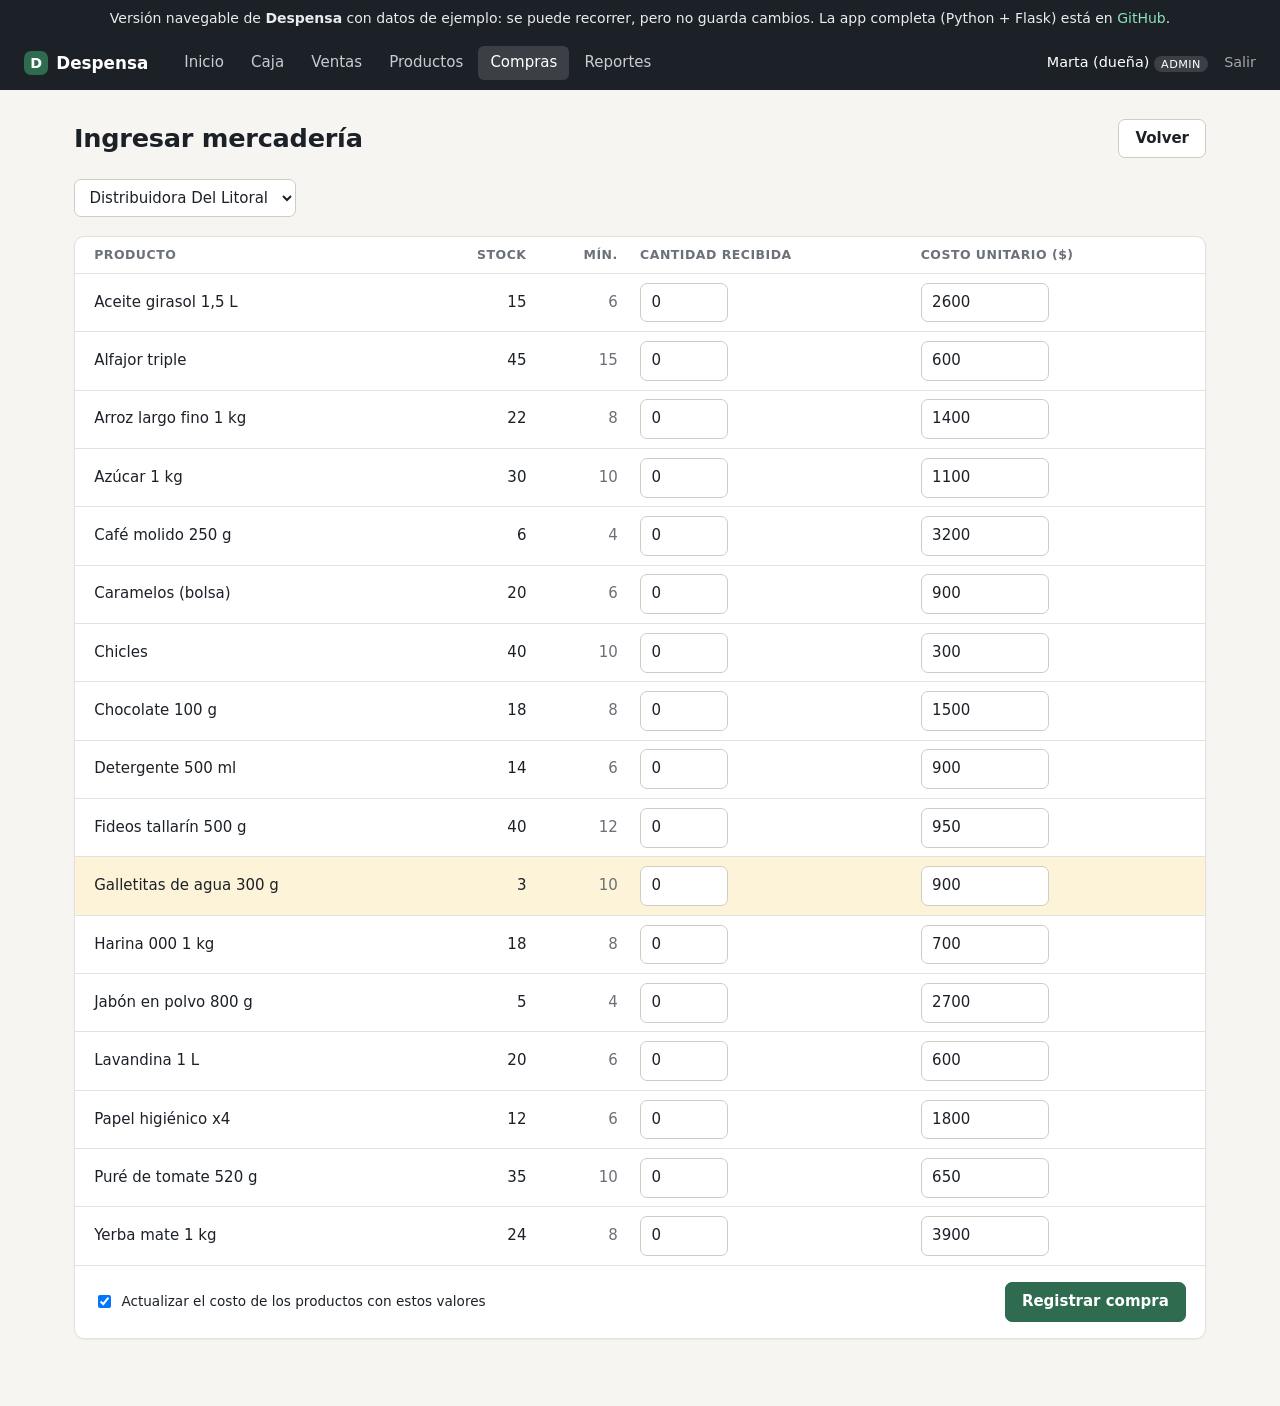
<file: demos/despensa/compra-nueva.html>
<!doctype html>
<html lang="es">
<head>
  <meta charset="utf-8">
  <meta name="viewport" content="width=device-width, initial-scale=1">
  <title>Ingresar mercadería · Despensa</title>
  <link rel="stylesheet" href="estilo.css">
</head>
<body>
<div style="background:#1c2128;color:#e9ecef;padding:10px 16px;font:14px system-ui;text-align:center">
  Versión navegable de <strong>Despensa</strong> con datos de ejemplo: se puede recorrer, pero no guarda cambios.
  La app completa (Python + Flask) está en
  <a style="color:#8ee3b8" href="https://github.com/fede-villon/despensa" target="_blank" rel="noopener">GitHub</a>.
</div>

<header class="barra">
  <a class="marca" href="index.html"><span class="logo">D</span> Despensa</a>
  <nav>
    
    <a href="index.html" class="">Inicio</a>
    <a href="caja.html" class="">Caja</a>
    <a href="ventas.html" class="">Ventas</a>
    <a href="productos.html" class="">Productos</a>
    
    <a href="compras.html" class="activo">Compras</a>
    <a href="reportes.html" class="">Reportes</a>
    
  </nav>
  <div class="sesion">
    <span>Marta (dueña) <small class="rol">admin</small></span>
    <span style="opacity:.6">Salir</span>
  </div>
</header>

<main class="contenido">
  
  
<div class="encabezado"><h1>Ingresar mercadería</h1><a class="btn" href="compras.html">Volver</a></div>
<form method="get" class="filtros">
  <select name="proveedor_id" aria-label="Proveedor" onchange="this.form.submit()">
    <option value="">Elegí el proveedor…</option>
    <option value="3" >Bebidas Norte</option><option value="1" selected>Distribuidora Del Litoral</option><option value="2" >Lácteos La Pradera</option><option value="4" >Panificados Don Julio</option>
  </select>
  <noscript><button class="btn">Ver productos</button></noscript>
</form>

<form method="post" class="tarjeta sin-padding">
  <input type="hidden" name="proveedor_id" value="1">
  <table><thead><tr><th>Producto</th><th class="num">Stock</th><th class="num">Mín.</th><th>Cantidad recibida</th><th>Costo unitario ($)</th></tr></thead><tbody>
  
    <tr class=""><td>Aceite girasol 1,5 L</td><td class="num">15</td><td class="num tenue">6</td>
      <td><input type="number" min="0" name="cant_5" value="0" class="cant"></td>
      <td><input type="number" min="0" name="costo_5" value="2600" class="costo"></td></tr>
  
    <tr class=""><td>Alfajor triple</td><td class="num">45</td><td class="num tenue">15</td>
      <td><input type="number" min="0" name="cant_29" value="0" class="cant"></td>
      <td><input type="number" min="0" name="costo_29" value="600" class="costo"></td></tr>
  
    <tr class=""><td>Arroz largo fino 1 kg</td><td class="num">22</td><td class="num tenue">8</td>
      <td><input type="number" min="0" name="cant_4" value="0" class="cant"></td>
      <td><input type="number" min="0" name="costo_4" value="1400" class="costo"></td></tr>
  
    <tr class=""><td>Azúcar 1 kg</td><td class="num">30</td><td class="num tenue">10</td>
      <td><input type="number" min="0" name="cant_2" value="0" class="cant"></td>
      <td><input type="number" min="0" name="costo_2" value="1100" class="costo"></td></tr>
  
    <tr class=""><td>Café molido 250 g</td><td class="num">6</td><td class="num tenue">4</td>
      <td><input type="number" min="0" name="cant_8" value="0" class="cant"></td>
      <td><input type="number" min="0" name="costo_8" value="3200" class="costo"></td></tr>
  
    <tr class=""><td>Caramelos (bolsa)</td><td class="num">20</td><td class="num tenue">6</td>
      <td><input type="number" min="0" name="cant_31" value="0" class="cant"></td>
      <td><input type="number" min="0" name="costo_31" value="900" class="costo"></td></tr>
  
    <tr class=""><td>Chicles</td><td class="num">40</td><td class="num tenue">10</td>
      <td><input type="number" min="0" name="cant_33" value="0" class="cant"></td>
      <td><input type="number" min="0" name="costo_33" value="300" class="costo"></td></tr>
  
    <tr class=""><td>Chocolate 100 g</td><td class="num">18</td><td class="num tenue">8</td>
      <td><input type="number" min="0" name="cant_30" value="0" class="cant"></td>
      <td><input type="number" min="0" name="costo_30" value="1500" class="costo"></td></tr>
  
    <tr class=""><td>Detergente 500 ml</td><td class="num">14</td><td class="num tenue">6</td>
      <td><input type="number" min="0" name="cant_26" value="0" class="cant"></td>
      <td><input type="number" min="0" name="costo_26" value="900" class="costo"></td></tr>
  
    <tr class=""><td>Fideos tallarín 500 g</td><td class="num">40</td><td class="num tenue">12</td>
      <td><input type="number" min="0" name="cant_3" value="0" class="cant"></td>
      <td><input type="number" min="0" name="costo_3" value="950" class="costo"></td></tr>
  
    <tr class="resaltada"><td>Galletitas de agua 300 g</td><td class="num">3</td><td class="num tenue">10</td>
      <td><input type="number" min="0" name="cant_9" value="0" class="cant"></td>
      <td><input type="number" min="0" name="costo_9" value="900" class="costo"></td></tr>
  
    <tr class=""><td>Harina 000 1 kg</td><td class="num">18</td><td class="num tenue">8</td>
      <td><input type="number" min="0" name="cant_6" value="0" class="cant"></td>
      <td><input type="number" min="0" name="costo_6" value="700" class="costo"></td></tr>
  
    <tr class=""><td>Jabón en polvo 800 g</td><td class="num">5</td><td class="num tenue">4</td>
      <td><input type="number" min="0" name="cant_28" value="0" class="cant"></td>
      <td><input type="number" min="0" name="costo_28" value="2700" class="costo"></td></tr>
  
    <tr class=""><td>Lavandina 1 L</td><td class="num">20</td><td class="num tenue">6</td>
      <td><input type="number" min="0" name="cant_25" value="0" class="cant"></td>
      <td><input type="number" min="0" name="costo_25" value="600" class="costo"></td></tr>
  
    <tr class=""><td>Papel higiénico x4</td><td class="num">12</td><td class="num tenue">6</td>
      <td><input type="number" min="0" name="cant_27" value="0" class="cant"></td>
      <td><input type="number" min="0" name="costo_27" value="1800" class="costo"></td></tr>
  
    <tr class=""><td>Puré de tomate 520 g</td><td class="num">35</td><td class="num tenue">10</td>
      <td><input type="number" min="0" name="cant_7" value="0" class="cant"></td>
      <td><input type="number" min="0" name="costo_7" value="650" class="costo"></td></tr>
  
    <tr class=""><td>Yerba mate 1 kg</td><td class="num">24</td><td class="num tenue">8</td>
      <td><input type="number" min="0" name="cant_1" value="0" class="cant"></td>
      <td><input type="number" min="0" name="costo_1" value="3900" class="costo"></td></tr>
  
  </tbody></table>
  <div class="pie-form">
    <label class="check"><input type="checkbox" name="actualizar_costo" value="1" checked> Actualizar el costo de los productos con estos valores</label>
    <button class="btn primario">Registrar compra</button>
  </div>
</form>


</main>

<script>
document.querySelectorAll('form').forEach(f => f.addEventListener('submit', e => {
  e.preventDefault();
  alert('En esta versión de muestra no se guardan cambios. La app completa corre con Python: github.com/fede-villon/despensa');
}));
document.querySelectorAll('a[href="#"]').forEach(a => a.addEventListener('click', e => e.preventDefault()));
</script></body>
</html>
</file>
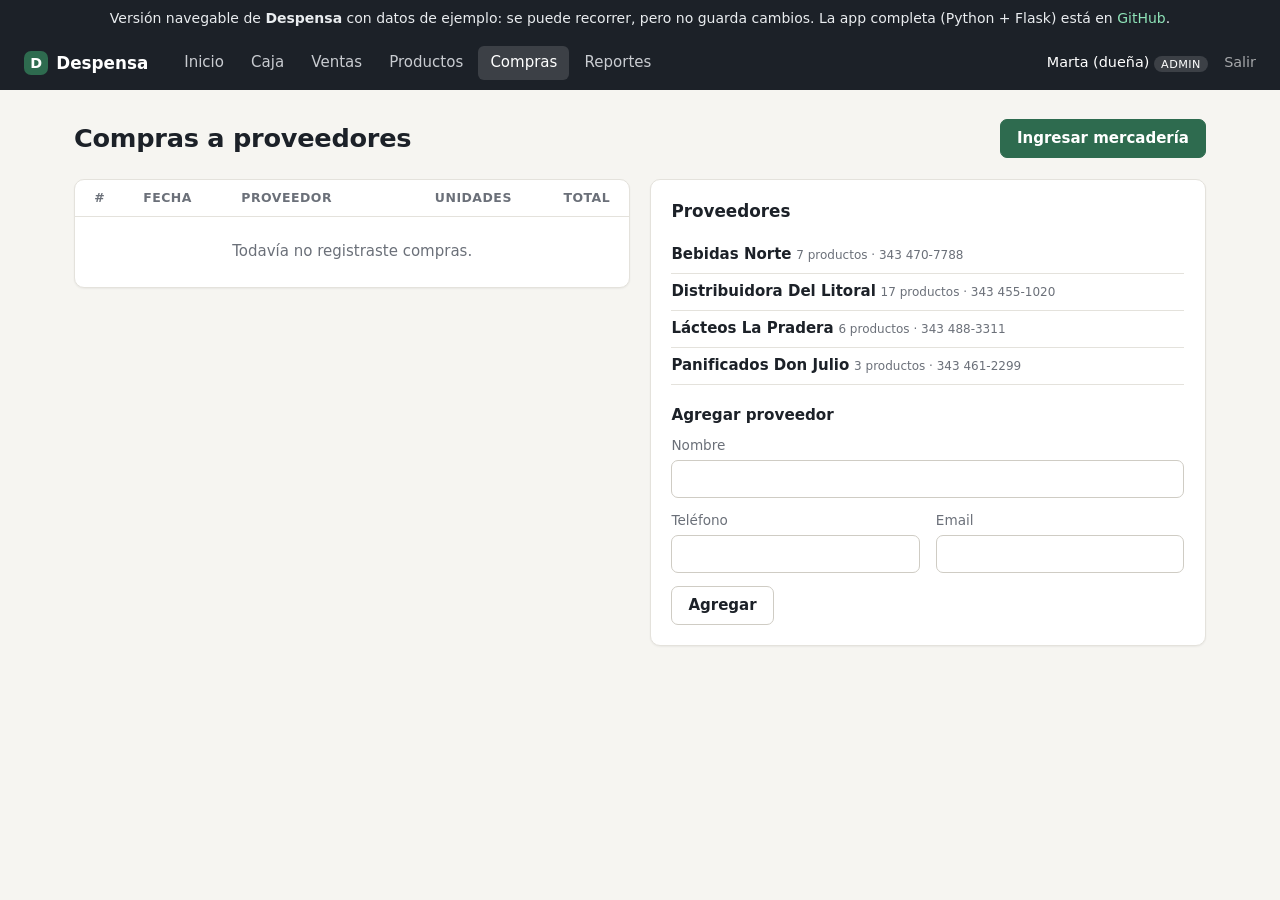
<file: demos/despensa/compras.html>
<!doctype html>
<html lang="es">
<head>
  <meta charset="utf-8">
  <meta name="viewport" content="width=device-width, initial-scale=1">
  <title>Compras · Despensa</title>
  <link rel="stylesheet" href="estilo.css">
</head>
<body>
<div style="background:#1c2128;color:#e9ecef;padding:10px 16px;font:14px system-ui;text-align:center">
  Versión navegable de <strong>Despensa</strong> con datos de ejemplo: se puede recorrer, pero no guarda cambios.
  La app completa (Python + Flask) está en
  <a style="color:#8ee3b8" href="https://github.com/fede-villon/despensa" target="_blank" rel="noopener">GitHub</a>.
</div>

<header class="barra">
  <a class="marca" href="index.html"><span class="logo">D</span> Despensa</a>
  <nav>
    
    <a href="index.html" class="">Inicio</a>
    <a href="caja.html" class="">Caja</a>
    <a href="ventas.html" class="">Ventas</a>
    <a href="productos.html" class="">Productos</a>
    
    <a href="compras.html" class="activo">Compras</a>
    <a href="reportes.html" class="">Reportes</a>
    
  </nav>
  <div class="sesion">
    <span>Marta (dueña) <small class="rol">admin</small></span>
    <span style="opacity:.6">Salir</span>
  </div>
</header>

<main class="contenido">
  
  
<div class="encabezado">
  <h1>Compras a proveedores</h1>
  <a class="btn primario" href="#">Ingresar mercadería</a>
</div>
<div class="dos-col">
  <section class="tarjeta sin-padding">
    <table><thead><tr><th>#</th><th>Fecha</th><th>Proveedor</th><th class="num">Unidades</th><th class="num">Total</th></tr></thead><tbody>
    <tr><td colspan="5" class="vacio">Todavía no registraste compras.</td></tr>
    </tbody></table>
  </section>
  <section class="tarjeta">
    <h2>Proveedores</h2>
    <ul class="lista-simple">
      <li><strong>Bebidas Norte</strong> <small class="tenue">7 productos · 343 470-7788</small></li><li><strong>Distribuidora Del Litoral</strong> <small class="tenue">17 productos · 343 455-1020</small></li><li><strong>Lácteos La Pradera</strong> <small class="tenue">6 productos · 343 488-3311</small></li><li><strong>Panificados Don Julio</strong> <small class="tenue">3 productos · 343 461-2299</small></li>
    </ul>
    <form method="post" action="#" class="formulario">
      <h3>Agregar proveedor</h3>
      <label>Nombre <input name="nombre" required></label>
      <div class="fila"><label>Teléfono <input name="telefono"></label><label>Email <input name="email" type="email"></label></div>
      <button class="btn">Agregar</button>
    </form>
  </section>
</div>

</main>

<script>
document.querySelectorAll('form').forEach(f => f.addEventListener('submit', e => {
  e.preventDefault();
  alert('En esta versión de muestra no se guardan cambios. La app completa corre con Python: github.com/fede-villon/despensa');
}));
document.querySelectorAll('a[href="#"]').forEach(a => a.addEventListener('click', e => e.preventDefault()));
</script></body>
</html>
</file>
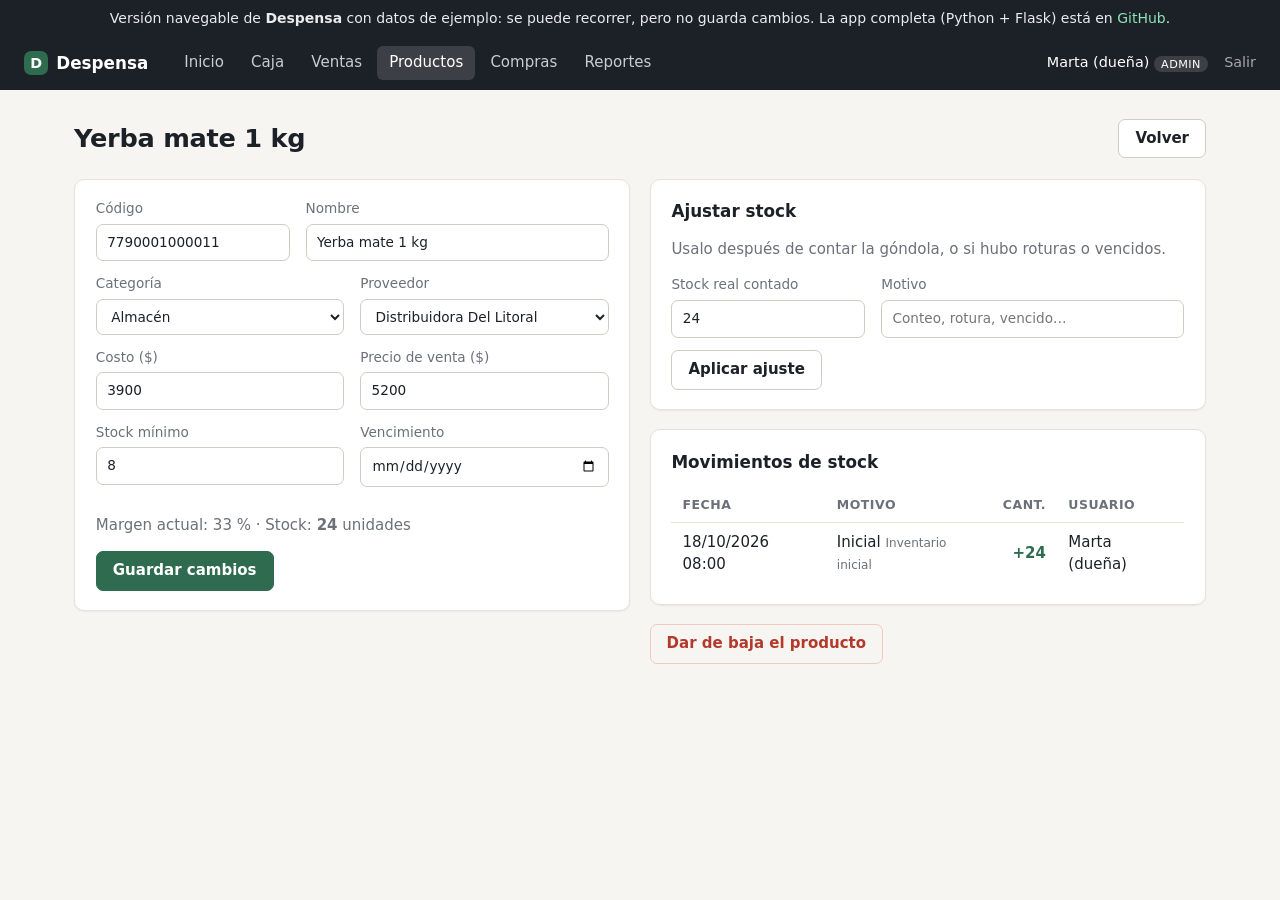
<file: demos/despensa/producto.html>
<!doctype html>
<html lang="es">
<head>
  <meta charset="utf-8">
  <meta name="viewport" content="width=device-width, initial-scale=1">
  <title>Yerba mate 1 kg · Despensa</title>
  <link rel="stylesheet" href="estilo.css">
</head>
<body>
<div style="background:#1c2128;color:#e9ecef;padding:10px 16px;font:14px system-ui;text-align:center">
  Versión navegable de <strong>Despensa</strong> con datos de ejemplo: se puede recorrer, pero no guarda cambios.
  La app completa (Python + Flask) está en
  <a style="color:#8ee3b8" href="https://github.com/fede-villon/despensa" target="_blank" rel="noopener">GitHub</a>.
</div>

<header class="barra">
  <a class="marca" href="index.html"><span class="logo">D</span> Despensa</a>
  <nav>
    
    <a href="index.html" class="">Inicio</a>
    <a href="caja.html" class="">Caja</a>
    <a href="ventas.html" class="">Ventas</a>
    <a href="productos.html" class="activo">Productos</a>
    
    <a href="compras.html" class="">Compras</a>
    <a href="reportes.html" class="">Reportes</a>
    
  </nav>
  <div class="sesion">
    <span>Marta (dueña) <small class="rol">admin</small></span>
    <span style="opacity:.6">Salir</span>
  </div>
</header>

<main class="contenido">
  
  

<div class="encabezado">
  <h1>Yerba mate 1 kg</h1>
  <a class="btn" href="productos.html">Volver</a>
</div>
<div class="dos-col">
<form method="post" class="tarjeta formulario">
  <fieldset >
  <div class="fila">
    <label>Código <input name="codigo" value="7790001000011" required></label>
    <label class="crece">Nombre <input name="nombre" value="Yerba mate 1 kg" required></label>
  </div>
  <div class="fila">
    <label>Categoría <select name="categoria_id"><option value="">—</option>
      <option value="1" selected>Almacén</option><option value="2" >Bebidas</option><option value="3" >Kiosco</option><option value="4" >Limpieza</option><option value="5" >Lácteos</option><option value="6" >Panadería</option></select></label>
    <label>Proveedor <select name="proveedor_id"><option value="">—</option>
      <option value="3" >Bebidas Norte</option><option value="1" selected>Distribuidora Del Litoral</option><option value="2" >Lácteos La Pradera</option><option value="4" >Panificados Don Julio</option></select></label>
  </div>
  <div class="fila">
    <label>Costo ($) <input name="precio_costo" type="number" min="0" value="3900" required></label>
    <label>Precio de venta ($) <input name="precio_venta" type="number" min="0" value="5200" required></label>
  </div>
  <div class="fila">
    
    <label>Stock mínimo <input name="stock_minimo" type="number" min="0" value="8"></label>
    <label>Vencimiento <input name="vencimiento" type="date" value=""></label>
  </div>
  
    <p class="tenue">Margen actual: 33 % · Stock: <strong>24</strong> unidades</p>
  
  <button class="btn primario">Guardar cambios</button>
  </fieldset>
</form>

<div>
  
  <form method="post" action="#" class="tarjeta formulario">
    <h2>Ajustar stock</h2>
    <p class="tenue">Usalo después de contar la góndola, o si hubo roturas o vencidos.</p>
    <div class="fila">
      <label>Stock real contado <input name="stock_real" type="number" min="0" value="24" required></label>
      <label class="crece">Motivo <input name="detalle" placeholder="Conteo, rotura, vencido…" required></label>
    </div>
    <button class="btn">Aplicar ajuste</button>
  </form>
  
  <section class="tarjeta">
    <h2>Movimientos de stock</h2>
    <table><thead><tr><th>Fecha</th><th>Motivo</th><th class="num">Cant.</th><th>Usuario</th></tr></thead><tbody>
    
      <tr><td>18/10/2026 08:00</td><td>Inicial <small class="tenue">Inventario inicial</small></td>
          <td class="num verde">+24</td><td>Marta (dueña)</td></tr>
    
    </tbody></table>
  </section>
  
  <form method="post" action="#" onsubmit="return confirm('¿Dar de baja este producto?')">
    <button class="btn peligro">Dar de baja el producto</button>
  </form>
  
</div>

</div>

</main>

<script>
document.querySelectorAll('form').forEach(f => f.addEventListener('submit', e => {
  e.preventDefault();
  alert('En esta versión de muestra no se guardan cambios. La app completa corre con Python: github.com/fede-villon/despensa');
}));
document.querySelectorAll('a[href="#"]').forEach(a => a.addEventListener('click', e => e.preventDefault()));
</script></body>
</html>
</file>
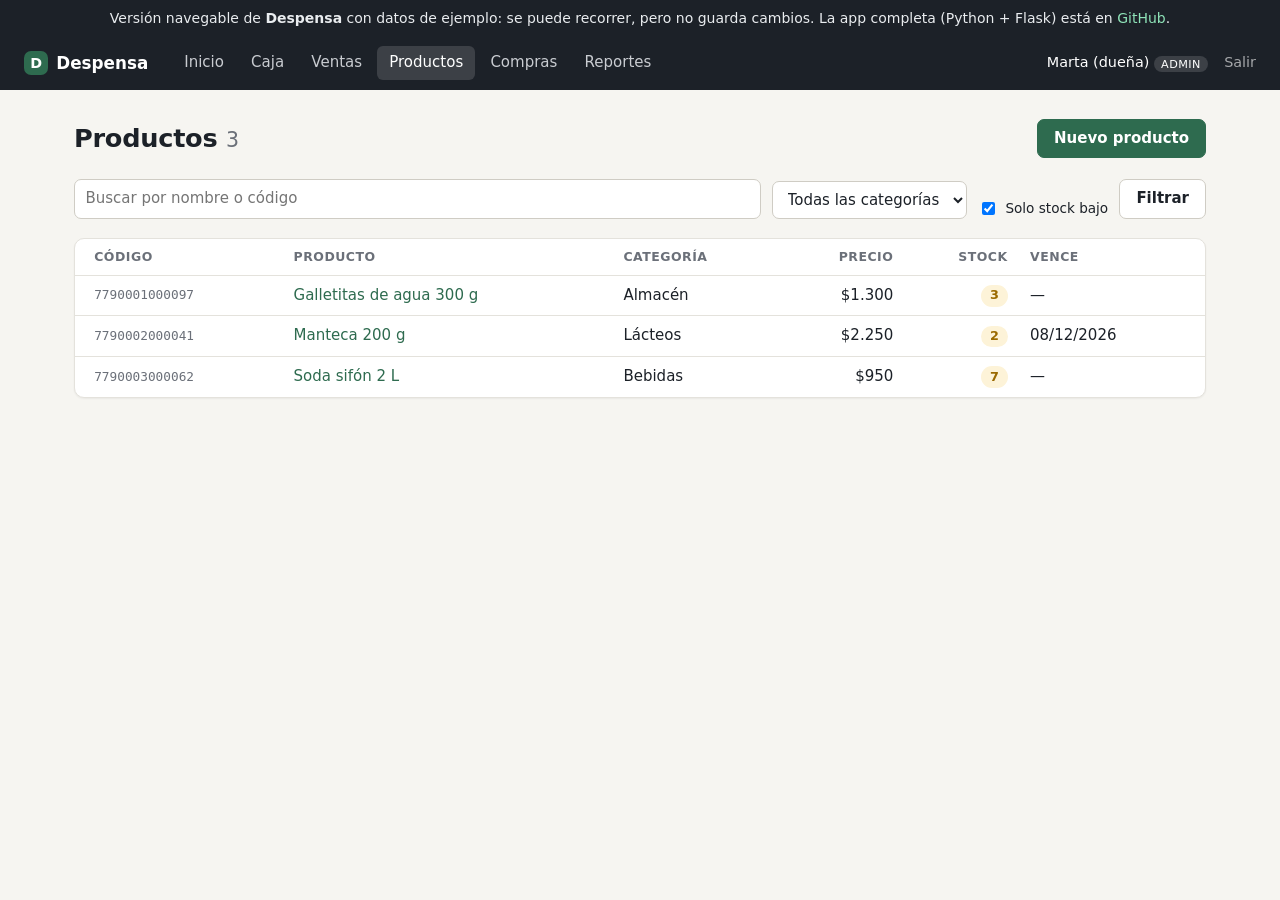
<file: demos/despensa/productos-bajo.html>
<!doctype html>
<html lang="es">
<head>
  <meta charset="utf-8">
  <meta name="viewport" content="width=device-width, initial-scale=1">
  <title>Productos · Despensa</title>
  <link rel="stylesheet" href="estilo.css">
</head>
<body>
<div style="background:#1c2128;color:#e9ecef;padding:10px 16px;font:14px system-ui;text-align:center">
  Versión navegable de <strong>Despensa</strong> con datos de ejemplo: se puede recorrer, pero no guarda cambios.
  La app completa (Python + Flask) está en
  <a style="color:#8ee3b8" href="https://github.com/fede-villon/despensa" target="_blank" rel="noopener">GitHub</a>.
</div>

<header class="barra">
  <a class="marca" href="index.html"><span class="logo">D</span> Despensa</a>
  <nav>
    
    <a href="index.html" class="">Inicio</a>
    <a href="caja.html" class="">Caja</a>
    <a href="ventas.html" class="">Ventas</a>
    <a href="productos.html" class="activo">Productos</a>
    
    <a href="compras.html" class="">Compras</a>
    <a href="reportes.html" class="">Reportes</a>
    
  </nav>
  <div class="sesion">
    <span>Marta (dueña) <small class="rol">admin</small></span>
    <span style="opacity:.6">Salir</span>
  </div>
</header>

<main class="contenido">
  
  
<div class="encabezado">
  <h1>Productos <small class="tenue">3</small></h1>
  <a class="btn primario" href="#">Nuevo producto</a>
</div>
<form class="filtros" method="get">
  <input name="q" value="" placeholder="Buscar por nombre o código" aria-label="Buscar">
  <select name="categoria" aria-label="Categoría"><option value="">Todas las categorías</option>
    <option value="1" >Almacén</option><option value="2" >Bebidas</option><option value="3" >Kiosco</option><option value="4" >Limpieza</option><option value="5" >Lácteos</option><option value="6" >Panadería</option>
  </select>
  <label class="check"><input type="checkbox" name="filtro" value="bajo" checked> Solo stock bajo</label>
  <button class="btn">Filtrar</button>
</form>
<div class="tarjeta sin-padding">
<table>
  <thead><tr><th>Código</th><th>Producto</th><th>Categoría</th><th class="num">Precio</th><th class="num">Stock</th><th>Vence</th></tr></thead>
  <tbody>
  
    <tr>
      <td class="mono tenue">7790001000097</td>
      <td><a href="producto.html">Galletitas de agua 300 g</a></td>
      <td>Almacén</td>
      <td class="num">$1.300</td>
      <td class="num"><span class="etiqueta ambar">3</span></td>
      <td>—</td>
    </tr>
  
    <tr>
      <td class="mono tenue">7790002000041</td>
      <td><a href="producto.html">Manteca 200 g</a></td>
      <td>Lácteos</td>
      <td class="num">$2.250</td>
      <td class="num"><span class="etiqueta ambar">2</span></td>
      <td>08/12/2026</td>
    </tr>
  
    <tr>
      <td class="mono tenue">7790003000062</td>
      <td><a href="producto.html">Soda sifón 2 L</a></td>
      <td>Bebidas</td>
      <td class="num">$950</td>
      <td class="num"><span class="etiqueta ambar">7</span></td>
      <td>—</td>
    </tr>
  
  </tbody>
</table>
</div>

</main>

<script>
document.querySelectorAll('form').forEach(f => f.addEventListener('submit', e => {
  e.preventDefault();
  alert('En esta versión de muestra no se guardan cambios. La app completa corre con Python: github.com/fede-villon/despensa');
}));
document.querySelectorAll('a[href="#"]').forEach(a => a.addEventListener('click', e => e.preventDefault()));
</script></body>
</html>
</file>
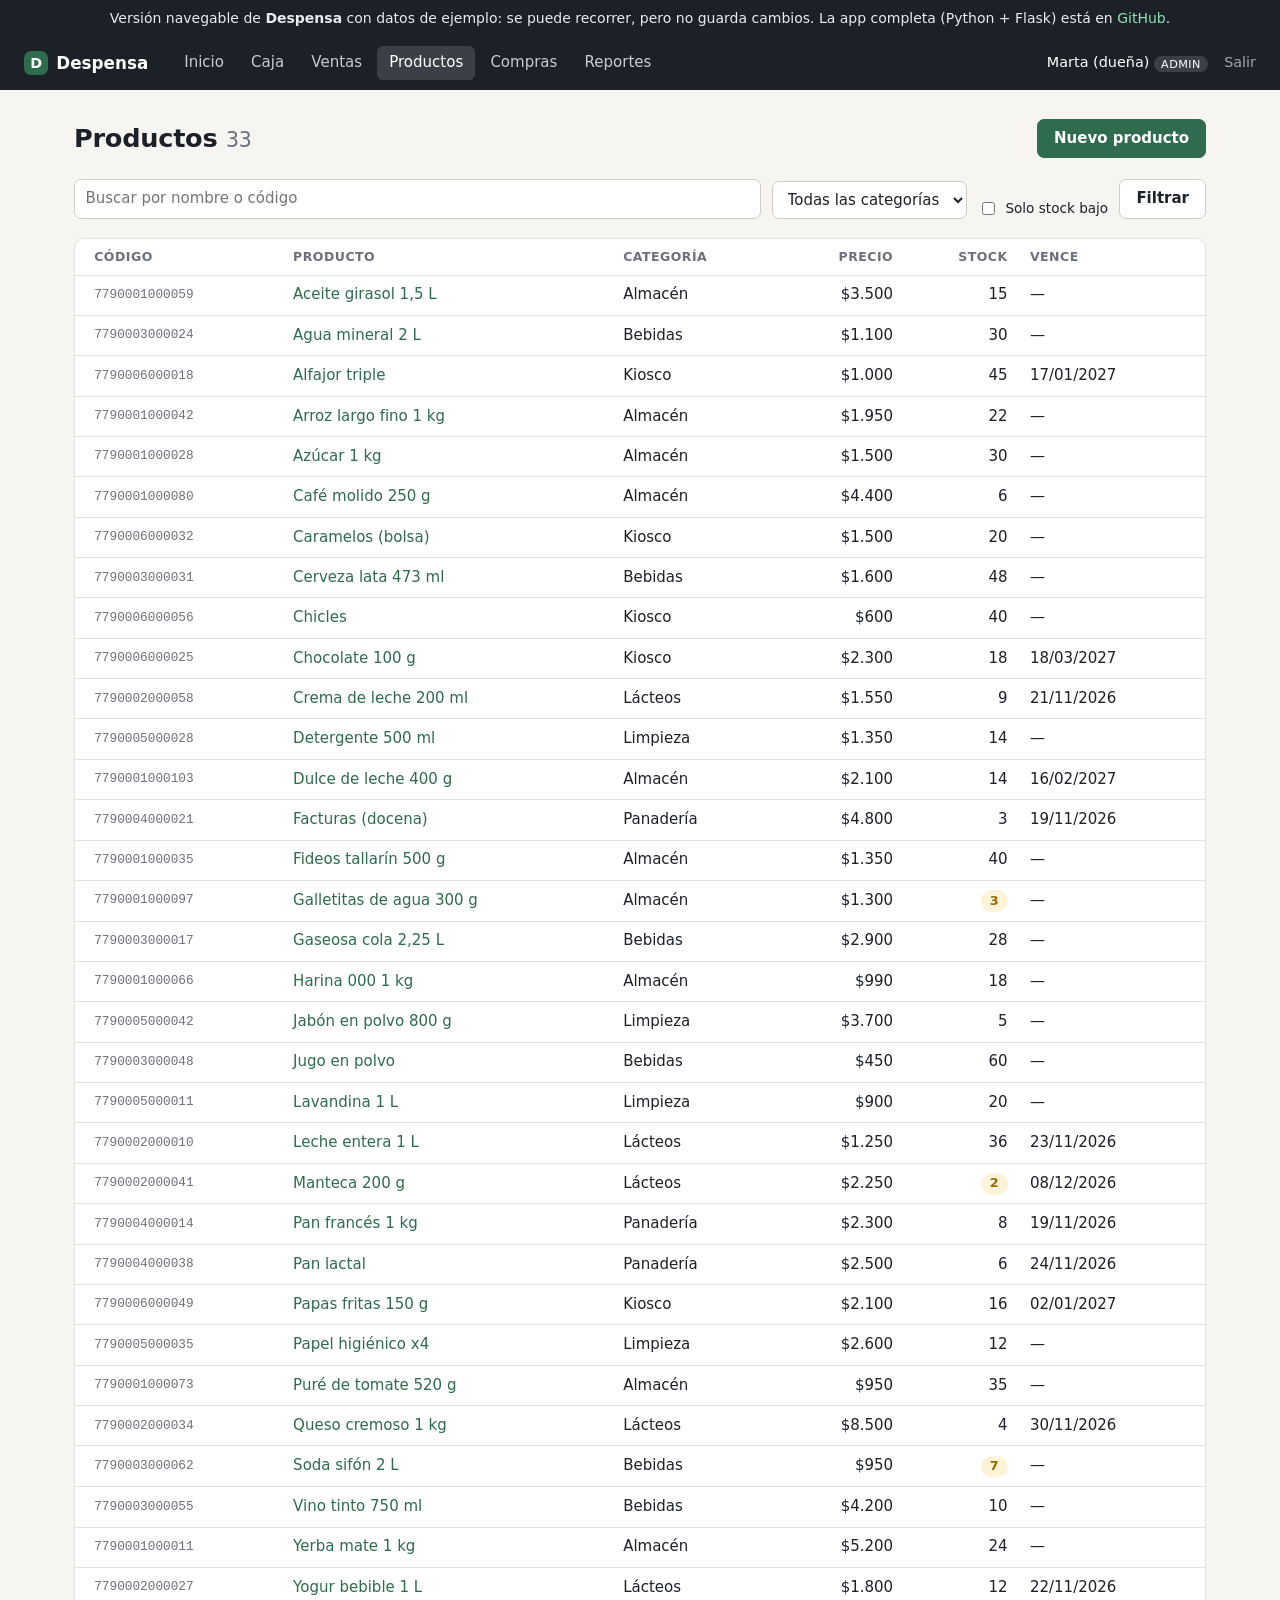
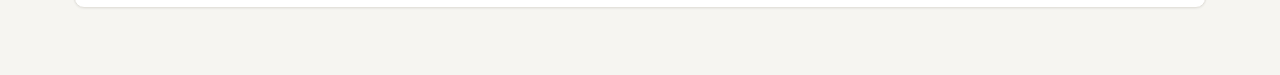
<file: demos/despensa/productos.html>
<!doctype html>
<html lang="es">
<head>
  <meta charset="utf-8">
  <meta name="viewport" content="width=device-width, initial-scale=1">
  <title>Productos · Despensa</title>
  <link rel="stylesheet" href="estilo.css">
</head>
<body>
<div style="background:#1c2128;color:#e9ecef;padding:10px 16px;font:14px system-ui;text-align:center">
  Versión navegable de <strong>Despensa</strong> con datos de ejemplo: se puede recorrer, pero no guarda cambios.
  La app completa (Python + Flask) está en
  <a style="color:#8ee3b8" href="https://github.com/fede-villon/despensa" target="_blank" rel="noopener">GitHub</a>.
</div>

<header class="barra">
  <a class="marca" href="index.html"><span class="logo">D</span> Despensa</a>
  <nav>
    
    <a href="index.html" class="">Inicio</a>
    <a href="caja.html" class="">Caja</a>
    <a href="ventas.html" class="">Ventas</a>
    <a href="productos.html" class="activo">Productos</a>
    
    <a href="compras.html" class="">Compras</a>
    <a href="reportes.html" class="">Reportes</a>
    
  </nav>
  <div class="sesion">
    <span>Marta (dueña) <small class="rol">admin</small></span>
    <span style="opacity:.6">Salir</span>
  </div>
</header>

<main class="contenido">
  
  
<div class="encabezado">
  <h1>Productos <small class="tenue">33</small></h1>
  <a class="btn primario" href="#">Nuevo producto</a>
</div>
<form class="filtros" method="get">
  <input name="q" value="" placeholder="Buscar por nombre o código" aria-label="Buscar">
  <select name="categoria" aria-label="Categoría"><option value="">Todas las categorías</option>
    <option value="1" >Almacén</option><option value="2" >Bebidas</option><option value="3" >Kiosco</option><option value="4" >Limpieza</option><option value="5" >Lácteos</option><option value="6" >Panadería</option>
  </select>
  <label class="check"><input type="checkbox" name="filtro" value="bajo" > Solo stock bajo</label>
  <button class="btn">Filtrar</button>
</form>
<div class="tarjeta sin-padding">
<table>
  <thead><tr><th>Código</th><th>Producto</th><th>Categoría</th><th class="num">Precio</th><th class="num">Stock</th><th>Vence</th></tr></thead>
  <tbody>
  
    <tr>
      <td class="mono tenue">7790001000059</td>
      <td><a href="producto.html">Aceite girasol 1,5 L</a></td>
      <td>Almacén</td>
      <td class="num">$3.500</td>
      <td class="num">15</td>
      <td>—</td>
    </tr>
  
    <tr>
      <td class="mono tenue">7790003000024</td>
      <td><a href="producto.html">Agua mineral 2 L</a></td>
      <td>Bebidas</td>
      <td class="num">$1.100</td>
      <td class="num">30</td>
      <td>—</td>
    </tr>
  
    <tr>
      <td class="mono tenue">7790006000018</td>
      <td><a href="producto.html">Alfajor triple</a></td>
      <td>Kiosco</td>
      <td class="num">$1.000</td>
      <td class="num">45</td>
      <td>17/01/2027</td>
    </tr>
  
    <tr>
      <td class="mono tenue">7790001000042</td>
      <td><a href="producto.html">Arroz largo fino 1 kg</a></td>
      <td>Almacén</td>
      <td class="num">$1.950</td>
      <td class="num">22</td>
      <td>—</td>
    </tr>
  
    <tr>
      <td class="mono tenue">7790001000028</td>
      <td><a href="producto.html">Azúcar 1 kg</a></td>
      <td>Almacén</td>
      <td class="num">$1.500</td>
      <td class="num">30</td>
      <td>—</td>
    </tr>
  
    <tr>
      <td class="mono tenue">7790001000080</td>
      <td><a href="producto.html">Café molido 250 g</a></td>
      <td>Almacén</td>
      <td class="num">$4.400</td>
      <td class="num">6</td>
      <td>—</td>
    </tr>
  
    <tr>
      <td class="mono tenue">7790006000032</td>
      <td><a href="producto.html">Caramelos (bolsa)</a></td>
      <td>Kiosco</td>
      <td class="num">$1.500</td>
      <td class="num">20</td>
      <td>—</td>
    </tr>
  
    <tr>
      <td class="mono tenue">7790003000031</td>
      <td><a href="producto.html">Cerveza lata 473 ml</a></td>
      <td>Bebidas</td>
      <td class="num">$1.600</td>
      <td class="num">48</td>
      <td>—</td>
    </tr>
  
    <tr>
      <td class="mono tenue">7790006000056</td>
      <td><a href="producto.html">Chicles</a></td>
      <td>Kiosco</td>
      <td class="num">$600</td>
      <td class="num">40</td>
      <td>—</td>
    </tr>
  
    <tr>
      <td class="mono tenue">7790006000025</td>
      <td><a href="producto.html">Chocolate 100 g</a></td>
      <td>Kiosco</td>
      <td class="num">$2.300</td>
      <td class="num">18</td>
      <td>18/03/2027</td>
    </tr>
  
    <tr>
      <td class="mono tenue">7790002000058</td>
      <td><a href="producto.html">Crema de leche 200 ml</a></td>
      <td>Lácteos</td>
      <td class="num">$1.550</td>
      <td class="num">9</td>
      <td>21/11/2026</td>
    </tr>
  
    <tr>
      <td class="mono tenue">7790005000028</td>
      <td><a href="producto.html">Detergente 500 ml</a></td>
      <td>Limpieza</td>
      <td class="num">$1.350</td>
      <td class="num">14</td>
      <td>—</td>
    </tr>
  
    <tr>
      <td class="mono tenue">7790001000103</td>
      <td><a href="producto.html">Dulce de leche 400 g</a></td>
      <td>Almacén</td>
      <td class="num">$2.100</td>
      <td class="num">14</td>
      <td>16/02/2027</td>
    </tr>
  
    <tr>
      <td class="mono tenue">7790004000021</td>
      <td><a href="producto.html">Facturas (docena)</a></td>
      <td>Panadería</td>
      <td class="num">$4.800</td>
      <td class="num">3</td>
      <td>19/11/2026</td>
    </tr>
  
    <tr>
      <td class="mono tenue">7790001000035</td>
      <td><a href="producto.html">Fideos tallarín 500 g</a></td>
      <td>Almacén</td>
      <td class="num">$1.350</td>
      <td class="num">40</td>
      <td>—</td>
    </tr>
  
    <tr>
      <td class="mono tenue">7790001000097</td>
      <td><a href="producto.html">Galletitas de agua 300 g</a></td>
      <td>Almacén</td>
      <td class="num">$1.300</td>
      <td class="num"><span class="etiqueta ambar">3</span></td>
      <td>—</td>
    </tr>
  
    <tr>
      <td class="mono tenue">7790003000017</td>
      <td><a href="producto.html">Gaseosa cola 2,25 L</a></td>
      <td>Bebidas</td>
      <td class="num">$2.900</td>
      <td class="num">28</td>
      <td>—</td>
    </tr>
  
    <tr>
      <td class="mono tenue">7790001000066</td>
      <td><a href="producto.html">Harina 000 1 kg</a></td>
      <td>Almacén</td>
      <td class="num">$990</td>
      <td class="num">18</td>
      <td>—</td>
    </tr>
  
    <tr>
      <td class="mono tenue">7790005000042</td>
      <td><a href="producto.html">Jabón en polvo 800 g</a></td>
      <td>Limpieza</td>
      <td class="num">$3.700</td>
      <td class="num">5</td>
      <td>—</td>
    </tr>
  
    <tr>
      <td class="mono tenue">7790003000048</td>
      <td><a href="producto.html">Jugo en polvo</a></td>
      <td>Bebidas</td>
      <td class="num">$450</td>
      <td class="num">60</td>
      <td>—</td>
    </tr>
  
    <tr>
      <td class="mono tenue">7790005000011</td>
      <td><a href="producto.html">Lavandina 1 L</a></td>
      <td>Limpieza</td>
      <td class="num">$900</td>
      <td class="num">20</td>
      <td>—</td>
    </tr>
  
    <tr>
      <td class="mono tenue">7790002000010</td>
      <td><a href="producto.html">Leche entera 1 L</a></td>
      <td>Lácteos</td>
      <td class="num">$1.250</td>
      <td class="num">36</td>
      <td>23/11/2026</td>
    </tr>
  
    <tr>
      <td class="mono tenue">7790002000041</td>
      <td><a href="producto.html">Manteca 200 g</a></td>
      <td>Lácteos</td>
      <td class="num">$2.250</td>
      <td class="num"><span class="etiqueta ambar">2</span></td>
      <td>08/12/2026</td>
    </tr>
  
    <tr>
      <td class="mono tenue">7790004000014</td>
      <td><a href="producto.html">Pan francés 1 kg</a></td>
      <td>Panadería</td>
      <td class="num">$2.300</td>
      <td class="num">8</td>
      <td>19/11/2026</td>
    </tr>
  
    <tr>
      <td class="mono tenue">7790004000038</td>
      <td><a href="producto.html">Pan lactal</a></td>
      <td>Panadería</td>
      <td class="num">$2.500</td>
      <td class="num">6</td>
      <td>24/11/2026</td>
    </tr>
  
    <tr>
      <td class="mono tenue">7790006000049</td>
      <td><a href="producto.html">Papas fritas 150 g</a></td>
      <td>Kiosco</td>
      <td class="num">$2.100</td>
      <td class="num">16</td>
      <td>02/01/2027</td>
    </tr>
  
    <tr>
      <td class="mono tenue">7790005000035</td>
      <td><a href="producto.html">Papel higiénico x4</a></td>
      <td>Limpieza</td>
      <td class="num">$2.600</td>
      <td class="num">12</td>
      <td>—</td>
    </tr>
  
    <tr>
      <td class="mono tenue">7790001000073</td>
      <td><a href="producto.html">Puré de tomate 520 g</a></td>
      <td>Almacén</td>
      <td class="num">$950</td>
      <td class="num">35</td>
      <td>—</td>
    </tr>
  
    <tr>
      <td class="mono tenue">7790002000034</td>
      <td><a href="producto.html">Queso cremoso 1 kg</a></td>
      <td>Lácteos</td>
      <td class="num">$8.500</td>
      <td class="num">4</td>
      <td>30/11/2026</td>
    </tr>
  
    <tr>
      <td class="mono tenue">7790003000062</td>
      <td><a href="producto.html">Soda sifón 2 L</a></td>
      <td>Bebidas</td>
      <td class="num">$950</td>
      <td class="num"><span class="etiqueta ambar">7</span></td>
      <td>—</td>
    </tr>
  
    <tr>
      <td class="mono tenue">7790003000055</td>
      <td><a href="producto.html">Vino tinto 750 ml</a></td>
      <td>Bebidas</td>
      <td class="num">$4.200</td>
      <td class="num">10</td>
      <td>—</td>
    </tr>
  
    <tr>
      <td class="mono tenue">7790001000011</td>
      <td><a href="producto.html">Yerba mate 1 kg</a></td>
      <td>Almacén</td>
      <td class="num">$5.200</td>
      <td class="num">24</td>
      <td>—</td>
    </tr>
  
    <tr>
      <td class="mono tenue">7790002000027</td>
      <td><a href="producto.html">Yogur bebible 1 L</a></td>
      <td>Lácteos</td>
      <td class="num">$1.800</td>
      <td class="num">12</td>
      <td>22/11/2026</td>
    </tr>
  
  </tbody>
</table>
</div>

</main>

<script>
document.querySelectorAll('form').forEach(f => f.addEventListener('submit', e => {
  e.preventDefault();
  alert('En esta versión de muestra no se guardan cambios. La app completa corre con Python: github.com/fede-villon/despensa');
}));
document.querySelectorAll('a[href="#"]').forEach(a => a.addEventListener('click', e => e.preventDefault()));
</script></body>
</html>
</file>
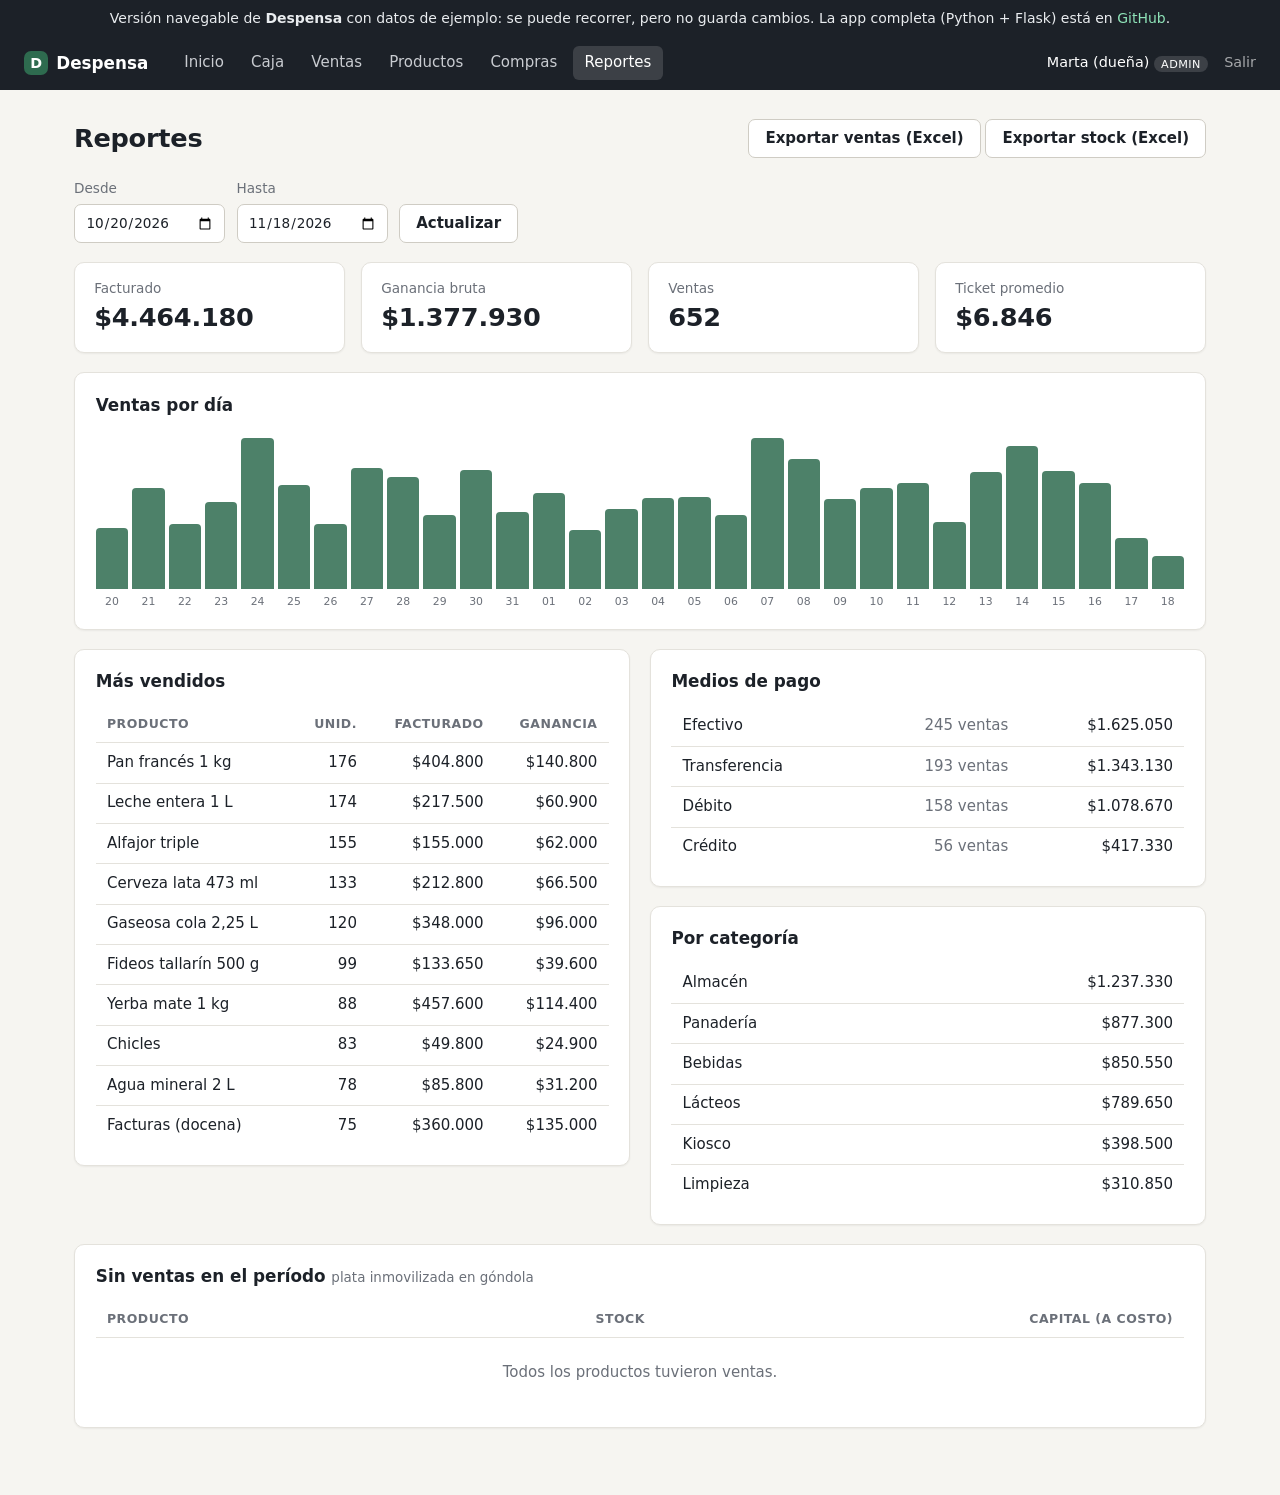
<file: demos/despensa/reportes.html>
<!doctype html>
<html lang="es">
<head>
  <meta charset="utf-8">
  <meta name="viewport" content="width=device-width, initial-scale=1">
  <title>Reportes · Despensa</title>
  <link rel="stylesheet" href="estilo.css">
</head>
<body>
<div style="background:#1c2128;color:#e9ecef;padding:10px 16px;font:14px system-ui;text-align:center">
  Versión navegable de <strong>Despensa</strong> con datos de ejemplo: se puede recorrer, pero no guarda cambios.
  La app completa (Python + Flask) está en
  <a style="color:#8ee3b8" href="https://github.com/fede-villon/despensa" target="_blank" rel="noopener">GitHub</a>.
</div>

<header class="barra">
  <a class="marca" href="index.html"><span class="logo">D</span> Despensa</a>
  <nav>
    
    <a href="index.html" class="">Inicio</a>
    <a href="caja.html" class="">Caja</a>
    <a href="ventas.html" class="">Ventas</a>
    <a href="productos.html" class="">Productos</a>
    
    <a href="compras.html" class="">Compras</a>
    <a href="reportes.html" class="activo">Reportes</a>
    
  </nav>
  <div class="sesion">
    <span>Marta (dueña) <small class="rol">admin</small></span>
    <span style="opacity:.6">Salir</span>
  </div>
</header>

<main class="contenido">
  
  
<div class="encabezado">
  <h1>Reportes</h1>
  <div>
    <a class="btn" href="#">Exportar ventas (Excel)</a>
    <a class="btn" href="#">Exportar stock (Excel)</a>
  </div>
</div>
<form class="filtros" method="get">
  <label>Desde <input type="date" name="desde" value="2026-10-20"></label>
  <label>Hasta <input type="date" name="hasta" value="2026-11-18"></label>
  <button class="btn">Actualizar</button>
</form>
<section class="metricas">
  <div class="metrica"><span>Facturado</span><strong>$4.464.180</strong></div>
  <div class="metrica"><span>Ganancia bruta</span><strong>$1.377.930</strong></div>
  <div class="metrica"><span>Ventas</span><strong>652</strong></div>
  <div class="metrica"><span>Ticket promedio</span><strong>$6.846</strong></div>
</section>
<section class="tarjeta">
  <h2>Ventas por día</h2>
  <div class="barras" role="img" aria-label="Gráfico de ventas por día">
    
    <div class="barra-col" title="20/10/2026: $95.430 (16 ventas)">
      <div class="barra-dato" style="height: 35.8%"></div>
      <span>20</span>
    </div>
    
    <div class="barra-col" title="21/10/2026: $157.500 (21 ventas)">
      <div class="barra-dato" style="height: 59.1%"></div>
      <span>21</span>
    </div>
    
    <div class="barra-col" title="22/10/2026: $101.250 (15 ventas)">
      <div class="barra-dato" style="height: 38.0%"></div>
      <span>22</span>
    </div>
    
    <div class="barra-col" title="23/10/2026: $135.640 (18 ventas)">
      <div class="barra-dato" style="height: 50.9%"></div>
      <span>23</span>
    </div>
    
    <div class="barra-col" title="24/10/2026: $244.350 (30 ventas)">
      <div class="barra-dato" style="height: 91.6%"></div>
      <span>24</span>
    </div>
    
    <div class="barra-col" title="25/10/2026: $161.450 (26 ventas)">
      <div class="barra-dato" style="height: 60.5%"></div>
      <span>25</span>
    </div>
    
    <div class="barra-col" title="26/10/2026: $101.930 (16 ventas)">
      <div class="barra-dato" style="height: 38.2%"></div>
      <span>26</span>
    </div>
    
    <div class="barra-col" title="27/10/2026: $187.650 (25 ventas)">
      <div class="barra-dato" style="height: 70.4%"></div>
      <span>27</span>
    </div>
    
    <div class="barra-col" title="28/10/2026: $173.730 (23 ventas)">
      <div class="barra-dato" style="height: 65.1%"></div>
      <span>28</span>
    </div>
    
    <div class="barra-col" title="29/10/2026: $114.300 (16 ventas)">
      <div class="barra-dato" style="height: 42.9%"></div>
      <span>29</span>
    </div>
    
    <div class="barra-col" title="30/10/2026: $185.480 (23 ventas)">
      <div class="barra-dato" style="height: 69.5%"></div>
      <span>30</span>
    </div>
    
    <div class="barra-col" title="31/10/2026: $120.050 (25 ventas)">
      <div class="barra-dato" style="height: 45.0%"></div>
      <span>31</span>
    </div>
    
    <div class="barra-col" title="01/11/2026: $148.640 (27 ventas)">
      <div class="barra-dato" style="height: 55.7%"></div>
      <span>01</span>
    </div>
    
    <div class="barra-col" title="02/11/2026: $91.890 (18 ventas)">
      <div class="barra-dato" style="height: 34.5%"></div>
      <span>02</span>
    </div>
    
    <div class="barra-col" title="03/11/2026: $124.860 (20 ventas)">
      <div class="barra-dato" style="height: 46.8%"></div>
      <span>03</span>
    </div>
    
    <div class="barra-col" title="04/11/2026: $142.240 (20 ventas)">
      <div class="barra-dato" style="height: 53.3%"></div>
      <span>04</span>
    </div>
    
    <div class="barra-col" title="05/11/2026: $143.650 (23 ventas)">
      <div class="barra-dato" style="height: 53.9%"></div>
      <span>05</span>
    </div>
    
    <div class="barra-col" title="06/11/2026: $114.700 (18 ventas)">
      <div class="barra-dato" style="height: 43.0%"></div>
      <span>06</span>
    </div>
    
    <div class="barra-col" title="07/11/2026: $266.690 (34 ventas)">
      <div class="barra-dato" style="height: 100.0%"></div>
      <span>07</span>
    </div>
    
    <div class="barra-col" title="08/11/2026: $202.740 (22 ventas)">
      <div class="barra-dato" style="height: 76.0%"></div>
      <span>08</span>
    </div>
    
    <div class="barra-col" title="09/11/2026: $140.490 (21 ventas)">
      <div class="barra-dato" style="height: 52.7%"></div>
      <span>09</span>
    </div>
    
    <div class="barra-col" title="10/11/2026: $157.450 (22 ventas)">
      <div class="barra-dato" style="height: 59.0%"></div>
      <span>10</span>
    </div>
    
    <div class="barra-col" title="11/11/2026: $165.240 (23 ventas)">
      <div class="barra-dato" style="height: 62.0%"></div>
      <span>11</span>
    </div>
    
    <div class="barra-col" title="12/11/2026: $104.150 (20 ventas)">
      <div class="barra-dato" style="height: 39.1%"></div>
      <span>12</span>
    </div>
    
    <div class="barra-col" title="13/11/2026: $181.110 (26 ventas)">
      <div class="barra-dato" style="height: 67.9%"></div>
      <span>13</span>
    </div>
    
    <div class="barra-col" title="14/11/2026: $221.470 (27 ventas)">
      <div class="barra-dato" style="height: 83.0%"></div>
      <span>14</span>
    </div>
    
    <div class="barra-col" title="15/11/2026: $184.020 (27 ventas)">
      <div class="barra-dato" style="height: 69.0%"></div>
      <span>15</span>
    </div>
    
    <div class="barra-col" title="16/11/2026: $164.340 (26 ventas)">
      <div class="barra-dato" style="height: 61.6%"></div>
      <span>16</span>
    </div>
    
    <div class="barra-col" title="17/11/2026: $79.590 (15 ventas)">
      <div class="barra-dato" style="height: 29.8%"></div>
      <span>17</span>
    </div>
    
    <div class="barra-col" title="18/11/2026: $52.150 (9 ventas)">
      <div class="barra-dato" style="height: 19.6%"></div>
      <span>18</span>
    </div>
    
  </div>
</section>
<div class="dos-col">
  <section class="tarjeta">
    <h2>Más vendidos</h2>
    <table><thead><tr><th>Producto</th><th class="num">Unid.</th><th class="num">Facturado</th><th class="num">Ganancia</th></tr></thead><tbody>
    <tr><td>Pan francés 1 kg</td><td class="num">176</td><td class="num">$404.800</td><td class="num">$140.800</td></tr><tr><td>Leche entera 1 L</td><td class="num">174</td><td class="num">$217.500</td><td class="num">$60.900</td></tr><tr><td>Alfajor triple</td><td class="num">155</td><td class="num">$155.000</td><td class="num">$62.000</td></tr><tr><td>Cerveza lata 473 ml</td><td class="num">133</td><td class="num">$212.800</td><td class="num">$66.500</td></tr><tr><td>Gaseosa cola 2,25 L</td><td class="num">120</td><td class="num">$348.000</td><td class="num">$96.000</td></tr><tr><td>Fideos tallarín 500 g</td><td class="num">99</td><td class="num">$133.650</td><td class="num">$39.600</td></tr><tr><td>Yerba mate 1 kg</td><td class="num">88</td><td class="num">$457.600</td><td class="num">$114.400</td></tr><tr><td>Chicles</td><td class="num">83</td><td class="num">$49.800</td><td class="num">$24.900</td></tr><tr><td>Agua mineral 2 L</td><td class="num">78</td><td class="num">$85.800</td><td class="num">$31.200</td></tr><tr><td>Facturas (docena)</td><td class="num">75</td><td class="num">$360.000</td><td class="num">$135.000</td></tr>
    </tbody></table>
  </section>
  <div>
    <section class="tarjeta">
      <h2>Medios de pago</h2>
      <table><tbody>
      <tr><td>Efectivo</td><td class="num tenue">245 ventas</td><td class="num">$1.625.050</td></tr><tr><td>Transferencia</td><td class="num tenue">193 ventas</td><td class="num">$1.343.130</td></tr><tr><td>Débito</td><td class="num tenue">158 ventas</td><td class="num">$1.078.670</td></tr><tr><td>Crédito</td><td class="num tenue">56 ventas</td><td class="num">$417.330</td></tr>
      </tbody></table>
    </section>
    <section class="tarjeta">
      <h2>Por categoría</h2>
      <table><tbody>
      <tr><td>Almacén</td><td class="num">$1.237.330</td></tr><tr><td>Panadería</td><td class="num">$877.300</td></tr><tr><td>Bebidas</td><td class="num">$850.550</td></tr><tr><td>Lácteos</td><td class="num">$789.650</td></tr><tr><td>Kiosco</td><td class="num">$398.500</td></tr><tr><td>Limpieza</td><td class="num">$310.850</td></tr>
      </tbody></table>
    </section>
  </div>
</div>
<section class="tarjeta">
  <h2>Sin ventas en el período <small class="tenue">plata inmovilizada en góndola</small></h2>
  <table><thead><tr><th>Producto</th><th class="num">Stock</th><th class="num">Capital (a costo)</th></tr></thead><tbody>
  <tr><td colspan="3" class="vacio">Todos los productos tuvieron ventas.</td></tr>
  </tbody></table>
</section>

</main>

<script>
document.querySelectorAll('form').forEach(f => f.addEventListener('submit', e => {
  e.preventDefault();
  alert('En esta versión de muestra no se guardan cambios. La app completa corre con Python: github.com/fede-villon/despensa');
}));
document.querySelectorAll('a[href="#"]').forEach(a => a.addEventListener('click', e => e.preventDefault()));
</script></body>
</html>
</file>
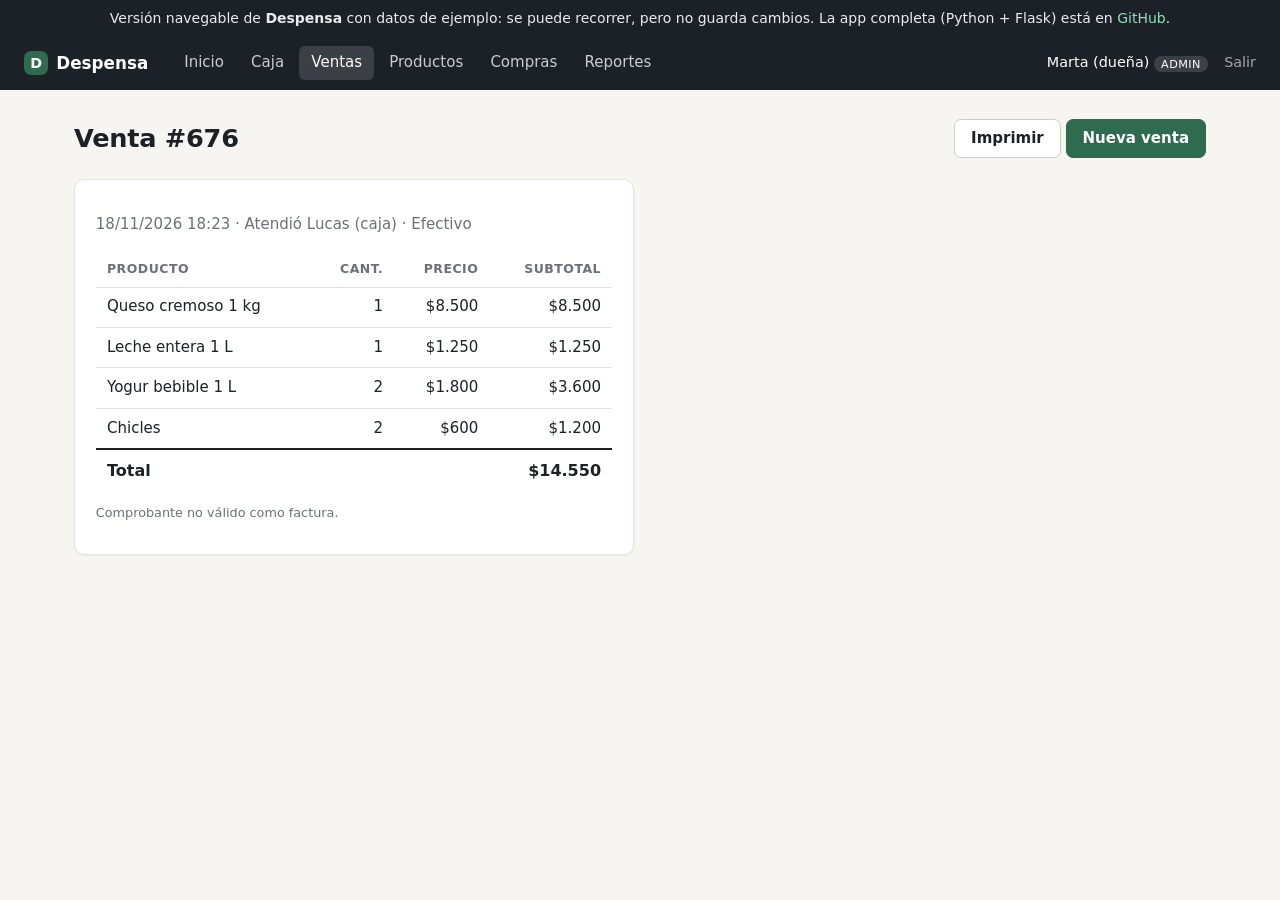
<file: demos/despensa/ticket.html>
<!doctype html>
<html lang="es">
<head>
  <meta charset="utf-8">
  <meta name="viewport" content="width=device-width, initial-scale=1">
  <title>Venta #676 · Despensa</title>
  <link rel="stylesheet" href="estilo.css">
</head>
<body>
<div style="background:#1c2128;color:#e9ecef;padding:10px 16px;font:14px system-ui;text-align:center">
  Versión navegable de <strong>Despensa</strong> con datos de ejemplo: se puede recorrer, pero no guarda cambios.
  La app completa (Python + Flask) está en
  <a style="color:#8ee3b8" href="https://github.com/fede-villon/despensa" target="_blank" rel="noopener">GitHub</a>.
</div>

<header class="barra">
  <a class="marca" href="index.html"><span class="logo">D</span> Despensa</a>
  <nav>
    
    <a href="index.html" class="">Inicio</a>
    <a href="caja.html" class="">Caja</a>
    <a href="ventas.html" class="activo">Ventas</a>
    <a href="productos.html" class="">Productos</a>
    
    <a href="compras.html" class="">Compras</a>
    <a href="reportes.html" class="">Reportes</a>
    
  </nav>
  <div class="sesion">
    <span>Marta (dueña) <small class="rol">admin</small></span>
    <span style="opacity:.6">Salir</span>
  </div>
</header>

<main class="contenido">
  
  
<div class="encabezado">
  <h1>Venta #676</h1>
  <div><button class="btn" onclick="window.print()">Imprimir</button> <a class="btn primario" href="caja.html">Nueva venta</a></div>
</div>
<div class="tarjeta comprobante">
  <p class="tenue">18/11/2026 18:23 · Atendió Lucas (caja) · Efectivo</p>
  <table><thead><tr><th>Producto</th><th class="num">Cant.</th><th class="num">Precio</th><th class="num">Subtotal</th></tr></thead><tbody>
  <tr><td>Queso cremoso 1 kg</td><td class="num">1</td><td class="num">$8.500</td><td class="num">$8.500</td></tr><tr><td>Leche entera 1 L</td><td class="num">1</td><td class="num">$1.250</td><td class="num">$1.250</td></tr><tr><td>Yogur bebible 1 L</td><td class="num">2</td><td class="num">$1.800</td><td class="num">$3.600</td></tr><tr><td>Chicles</td><td class="num">2</td><td class="num">$600</td><td class="num">$1.200</td></tr>
  </tbody><tfoot><tr><th colspan="3">Total</th><th class="num">$14.550</th></tr></tfoot></table>
  <p class="tenue chico">Comprobante no válido como factura.</p>
</div>

</main>

<script>
document.querySelectorAll('form').forEach(f => f.addEventListener('submit', e => {
  e.preventDefault();
  alert('En esta versión de muestra no se guardan cambios. La app completa corre con Python: github.com/fede-villon/despensa');
}));
document.querySelectorAll('a[href="#"]').forEach(a => a.addEventListener('click', e => e.preventDefault()));
</script></body>
</html>
</file>
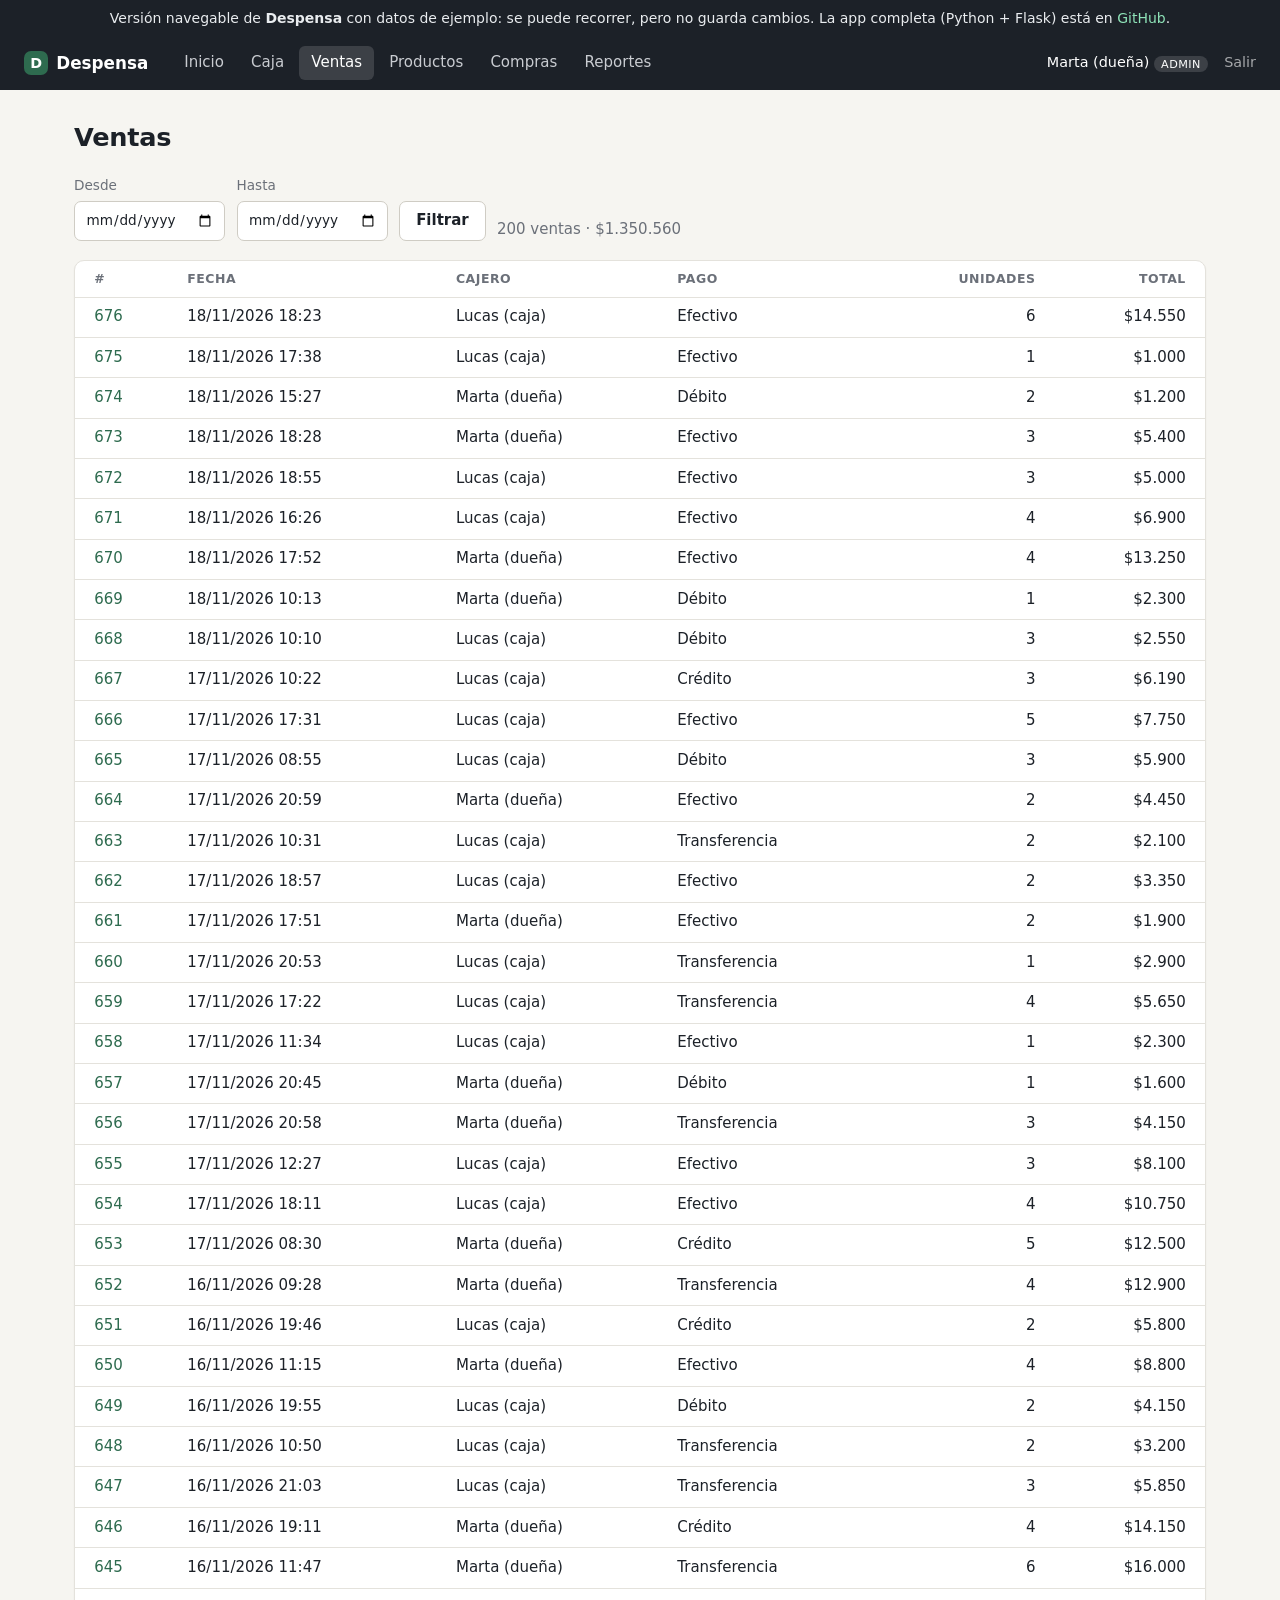
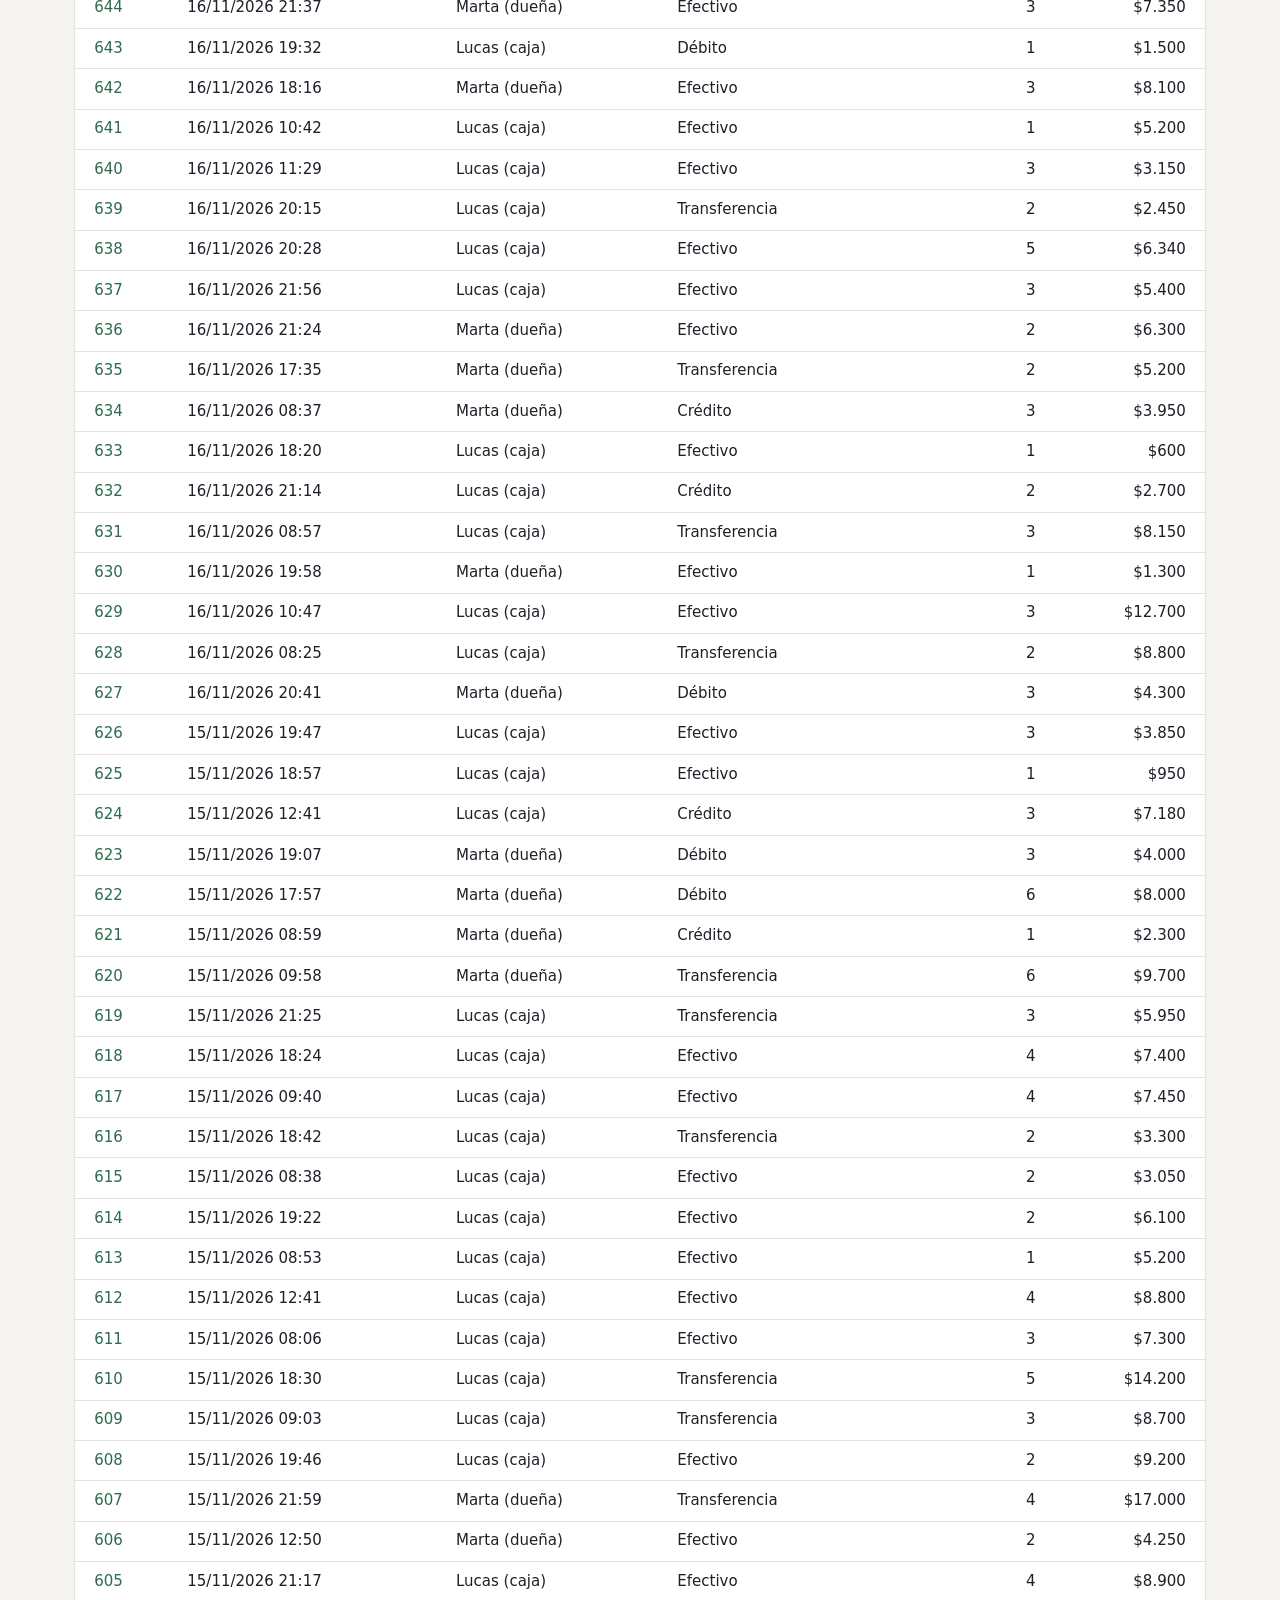
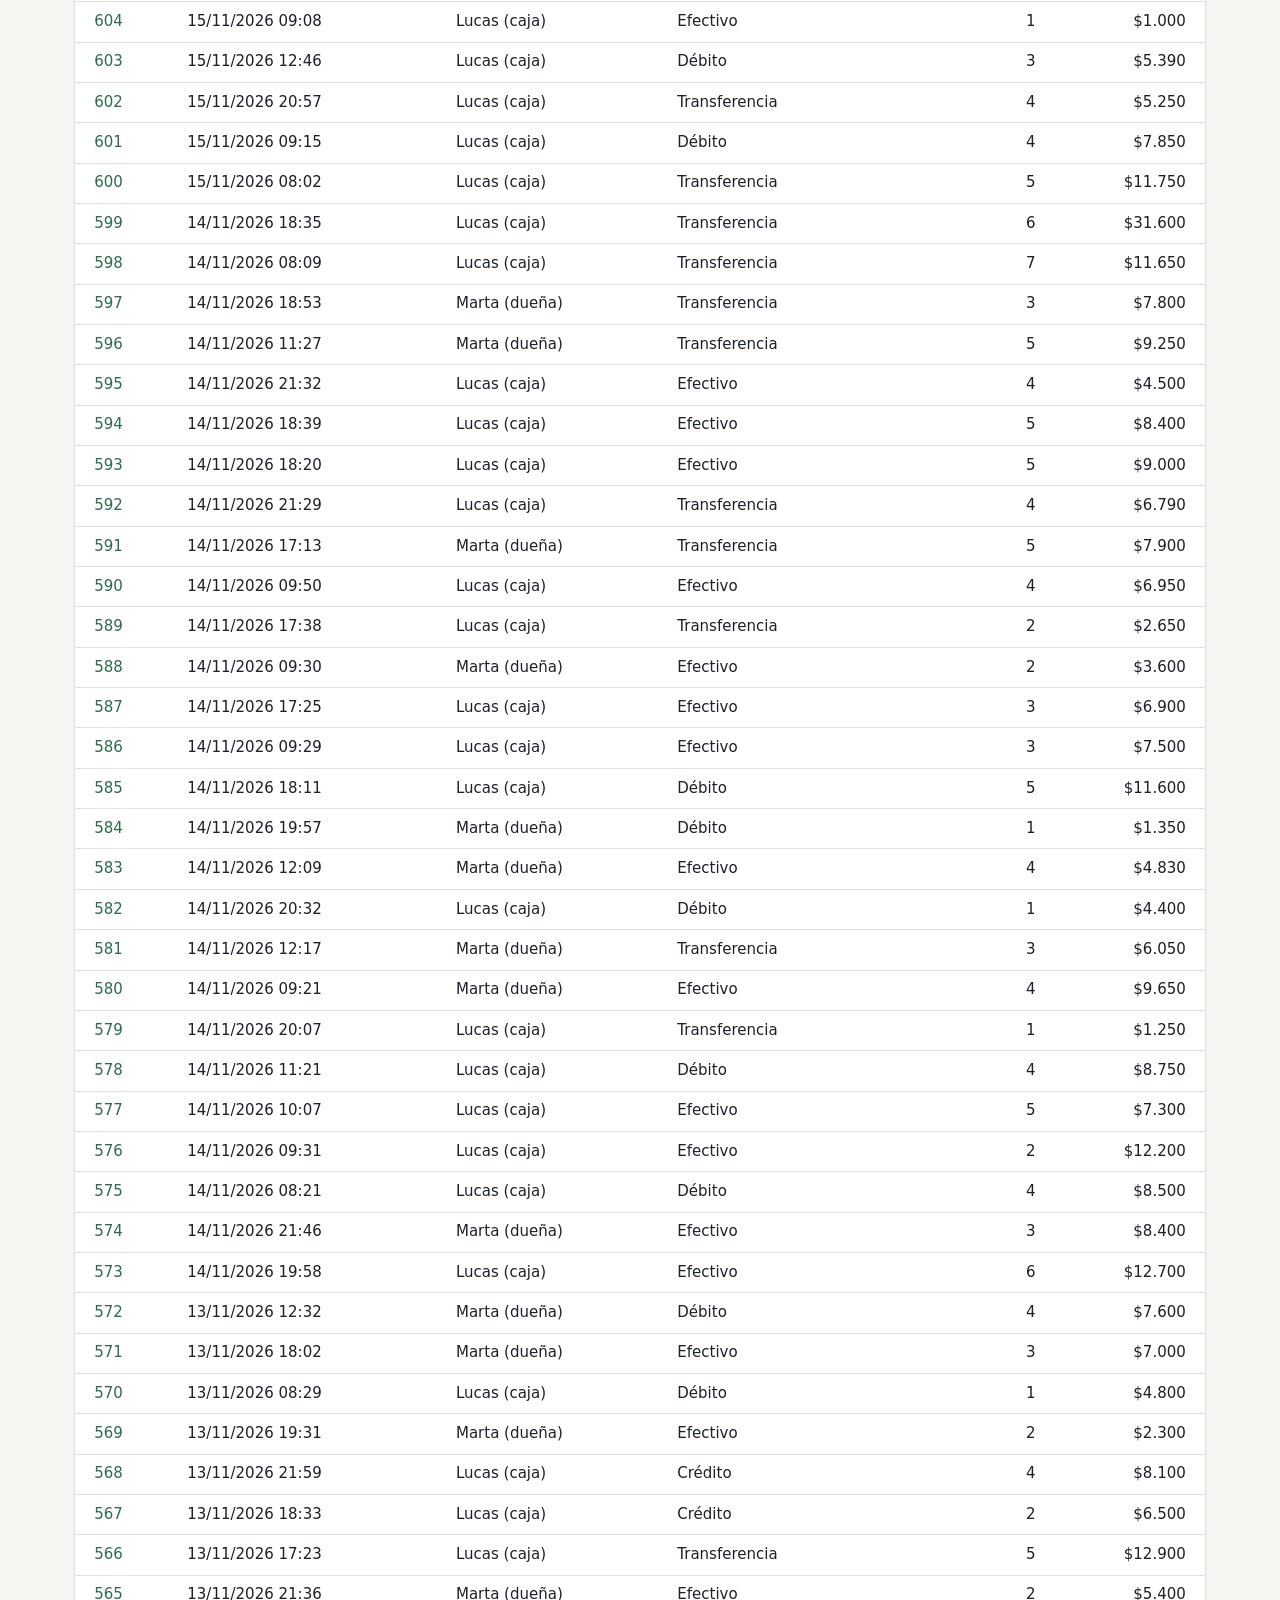
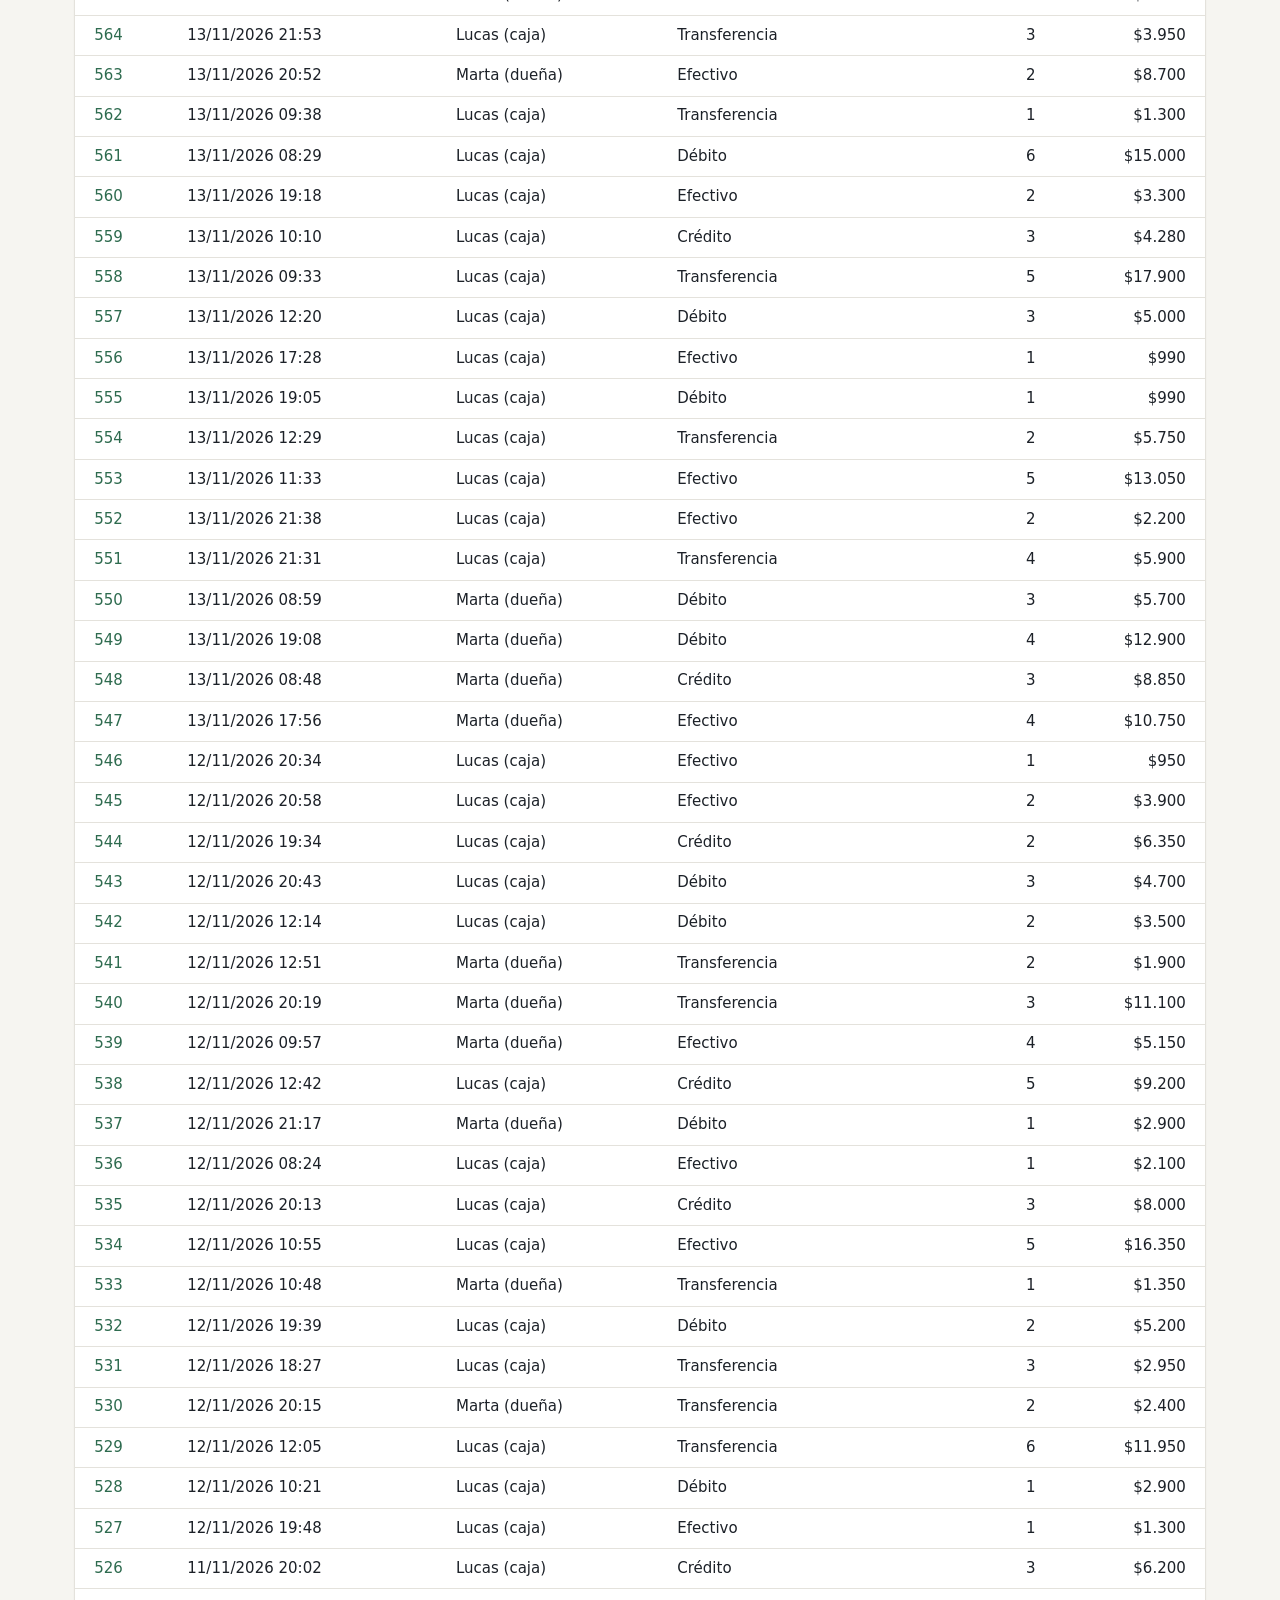
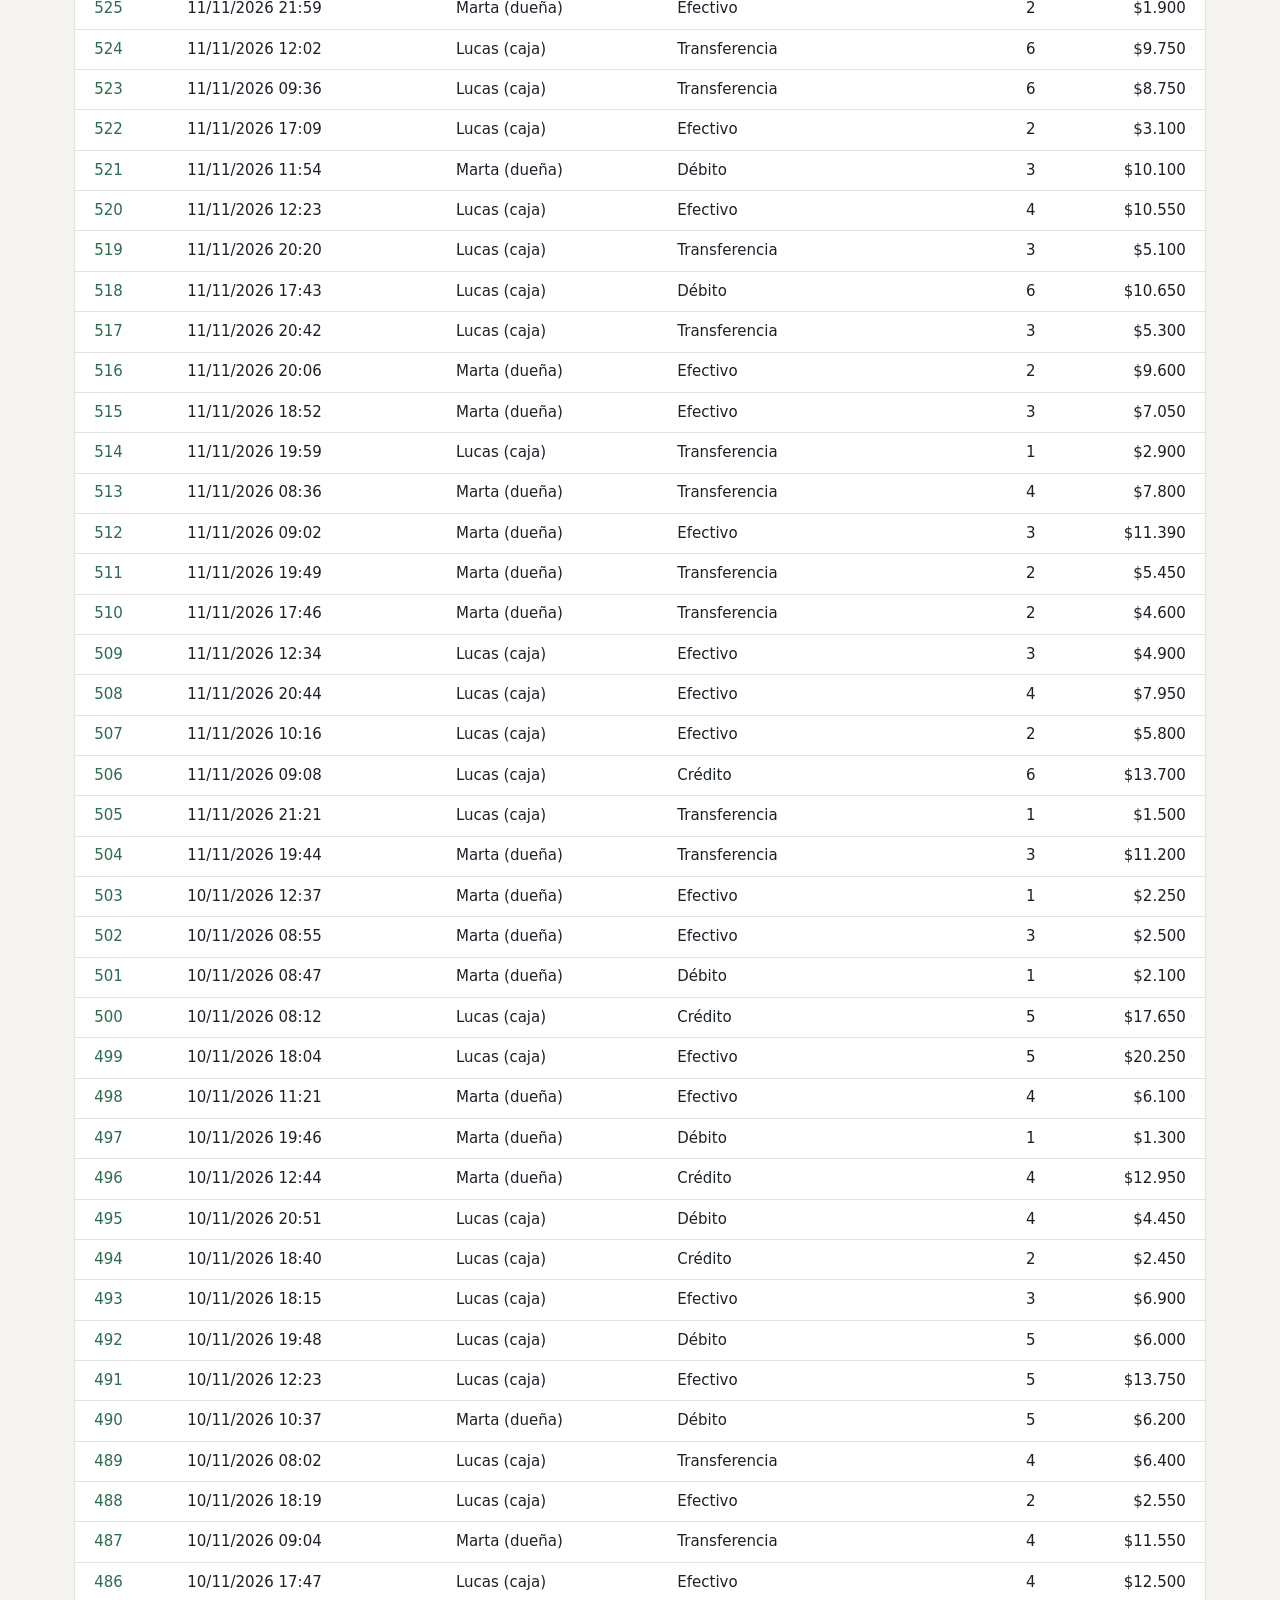
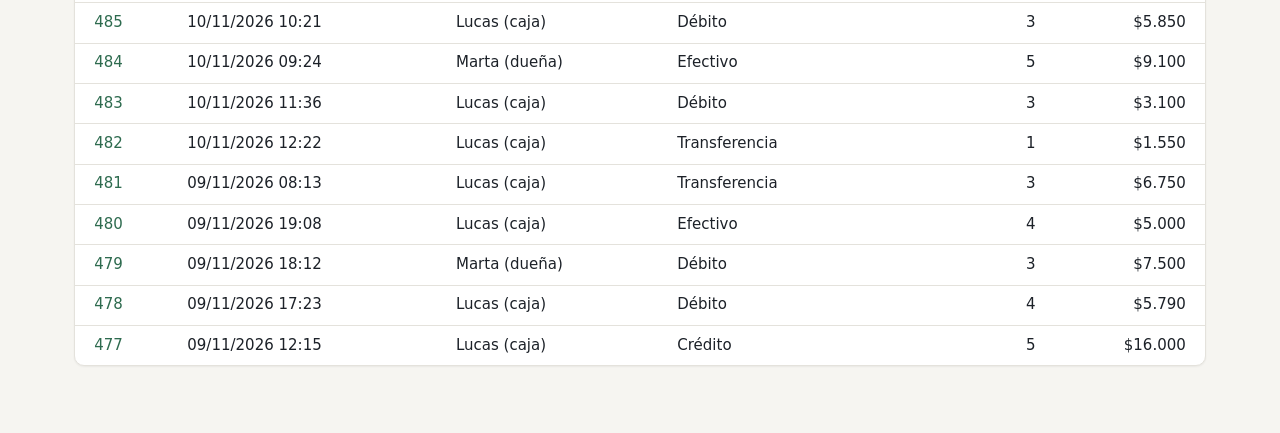
<file: demos/despensa/ventas.html>
<!doctype html>
<html lang="es">
<head>
  <meta charset="utf-8">
  <meta name="viewport" content="width=device-width, initial-scale=1">
  <title>Ventas · Despensa</title>
  <link rel="stylesheet" href="estilo.css">
</head>
<body>
<div style="background:#1c2128;color:#e9ecef;padding:10px 16px;font:14px system-ui;text-align:center">
  Versión navegable de <strong>Despensa</strong> con datos de ejemplo: se puede recorrer, pero no guarda cambios.
  La app completa (Python + Flask) está en
  <a style="color:#8ee3b8" href="https://github.com/fede-villon/despensa" target="_blank" rel="noopener">GitHub</a>.
</div>

<header class="barra">
  <a class="marca" href="index.html"><span class="logo">D</span> Despensa</a>
  <nav>
    
    <a href="index.html" class="">Inicio</a>
    <a href="caja.html" class="">Caja</a>
    <a href="ventas.html" class="activo">Ventas</a>
    <a href="productos.html" class="">Productos</a>
    
    <a href="compras.html" class="">Compras</a>
    <a href="reportes.html" class="">Reportes</a>
    
  </nav>
  <div class="sesion">
    <span>Marta (dueña) <small class="rol">admin</small></span>
    <span style="opacity:.6">Salir</span>
  </div>
</header>

<main class="contenido">
  
  
<div class="encabezado"><h1>Ventas</h1></div>
<form class="filtros" method="get">
  <label>Desde <input type="date" name="desde" value=""></label>
  <label>Hasta <input type="date" name="hasta" value=""></label>
  <button class="btn">Filtrar</button>
  <span class="tenue">200 ventas · $1.350.560</span>
</form>
<div class="tarjeta sin-padding">
<table><thead><tr><th>#</th><th>Fecha</th><th>Cajero</th><th>Pago</th><th class="num">Unidades</th><th class="num">Total</th></tr></thead><tbody>

  <tr><td><a href="ticket.html">676</a></td><td>18/11/2026 18:23</td><td>Lucas (caja)</td><td>Efectivo</td><td class="num">6</td><td class="num">$14.550</td></tr>

  <tr><td><a href="ticket.html">675</a></td><td>18/11/2026 17:38</td><td>Lucas (caja)</td><td>Efectivo</td><td class="num">1</td><td class="num">$1.000</td></tr>

  <tr><td><a href="ticket.html">674</a></td><td>18/11/2026 15:27</td><td>Marta (dueña)</td><td>Débito</td><td class="num">2</td><td class="num">$1.200</td></tr>

  <tr><td><a href="ticket.html">673</a></td><td>18/11/2026 18:28</td><td>Marta (dueña)</td><td>Efectivo</td><td class="num">3</td><td class="num">$5.400</td></tr>

  <tr><td><a href="ticket.html">672</a></td><td>18/11/2026 18:55</td><td>Lucas (caja)</td><td>Efectivo</td><td class="num">3</td><td class="num">$5.000</td></tr>

  <tr><td><a href="ticket.html">671</a></td><td>18/11/2026 16:26</td><td>Lucas (caja)</td><td>Efectivo</td><td class="num">4</td><td class="num">$6.900</td></tr>

  <tr><td><a href="ticket.html">670</a></td><td>18/11/2026 17:52</td><td>Marta (dueña)</td><td>Efectivo</td><td class="num">4</td><td class="num">$13.250</td></tr>

  <tr><td><a href="ticket.html">669</a></td><td>18/11/2026 10:13</td><td>Marta (dueña)</td><td>Débito</td><td class="num">1</td><td class="num">$2.300</td></tr>

  <tr><td><a href="ticket.html">668</a></td><td>18/11/2026 10:10</td><td>Lucas (caja)</td><td>Débito</td><td class="num">3</td><td class="num">$2.550</td></tr>

  <tr><td><a href="ticket.html">667</a></td><td>17/11/2026 10:22</td><td>Lucas (caja)</td><td>Crédito</td><td class="num">3</td><td class="num">$6.190</td></tr>

  <tr><td><a href="ticket.html">666</a></td><td>17/11/2026 17:31</td><td>Lucas (caja)</td><td>Efectivo</td><td class="num">5</td><td class="num">$7.750</td></tr>

  <tr><td><a href="ticket.html">665</a></td><td>17/11/2026 08:55</td><td>Lucas (caja)</td><td>Débito</td><td class="num">3</td><td class="num">$5.900</td></tr>

  <tr><td><a href="ticket.html">664</a></td><td>17/11/2026 20:59</td><td>Marta (dueña)</td><td>Efectivo</td><td class="num">2</td><td class="num">$4.450</td></tr>

  <tr><td><a href="ticket.html">663</a></td><td>17/11/2026 10:31</td><td>Lucas (caja)</td><td>Transferencia</td><td class="num">2</td><td class="num">$2.100</td></tr>

  <tr><td><a href="ticket.html">662</a></td><td>17/11/2026 18:57</td><td>Lucas (caja)</td><td>Efectivo</td><td class="num">2</td><td class="num">$3.350</td></tr>

  <tr><td><a href="ticket.html">661</a></td><td>17/11/2026 17:51</td><td>Marta (dueña)</td><td>Efectivo</td><td class="num">2</td><td class="num">$1.900</td></tr>

  <tr><td><a href="ticket.html">660</a></td><td>17/11/2026 20:53</td><td>Lucas (caja)</td><td>Transferencia</td><td class="num">1</td><td class="num">$2.900</td></tr>

  <tr><td><a href="ticket.html">659</a></td><td>17/11/2026 17:22</td><td>Lucas (caja)</td><td>Transferencia</td><td class="num">4</td><td class="num">$5.650</td></tr>

  <tr><td><a href="ticket.html">658</a></td><td>17/11/2026 11:34</td><td>Lucas (caja)</td><td>Efectivo</td><td class="num">1</td><td class="num">$2.300</td></tr>

  <tr><td><a href="ticket.html">657</a></td><td>17/11/2026 20:45</td><td>Marta (dueña)</td><td>Débito</td><td class="num">1</td><td class="num">$1.600</td></tr>

  <tr><td><a href="ticket.html">656</a></td><td>17/11/2026 20:58</td><td>Marta (dueña)</td><td>Transferencia</td><td class="num">3</td><td class="num">$4.150</td></tr>

  <tr><td><a href="ticket.html">655</a></td><td>17/11/2026 12:27</td><td>Lucas (caja)</td><td>Efectivo</td><td class="num">3</td><td class="num">$8.100</td></tr>

  <tr><td><a href="ticket.html">654</a></td><td>17/11/2026 18:11</td><td>Lucas (caja)</td><td>Efectivo</td><td class="num">4</td><td class="num">$10.750</td></tr>

  <tr><td><a href="ticket.html">653</a></td><td>17/11/2026 08:30</td><td>Marta (dueña)</td><td>Crédito</td><td class="num">5</td><td class="num">$12.500</td></tr>

  <tr><td><a href="ticket.html">652</a></td><td>16/11/2026 09:28</td><td>Marta (dueña)</td><td>Transferencia</td><td class="num">4</td><td class="num">$12.900</td></tr>

  <tr><td><a href="ticket.html">651</a></td><td>16/11/2026 19:46</td><td>Lucas (caja)</td><td>Crédito</td><td class="num">2</td><td class="num">$5.800</td></tr>

  <tr><td><a href="ticket.html">650</a></td><td>16/11/2026 11:15</td><td>Marta (dueña)</td><td>Efectivo</td><td class="num">4</td><td class="num">$8.800</td></tr>

  <tr><td><a href="ticket.html">649</a></td><td>16/11/2026 19:55</td><td>Lucas (caja)</td><td>Débito</td><td class="num">2</td><td class="num">$4.150</td></tr>

  <tr><td><a href="ticket.html">648</a></td><td>16/11/2026 10:50</td><td>Lucas (caja)</td><td>Transferencia</td><td class="num">2</td><td class="num">$3.200</td></tr>

  <tr><td><a href="ticket.html">647</a></td><td>16/11/2026 21:03</td><td>Lucas (caja)</td><td>Transferencia</td><td class="num">3</td><td class="num">$5.850</td></tr>

  <tr><td><a href="ticket.html">646</a></td><td>16/11/2026 19:11</td><td>Marta (dueña)</td><td>Crédito</td><td class="num">4</td><td class="num">$14.150</td></tr>

  <tr><td><a href="ticket.html">645</a></td><td>16/11/2026 11:47</td><td>Marta (dueña)</td><td>Transferencia</td><td class="num">6</td><td class="num">$16.000</td></tr>

  <tr><td><a href="ticket.html">644</a></td><td>16/11/2026 21:37</td><td>Marta (dueña)</td><td>Efectivo</td><td class="num">3</td><td class="num">$7.350</td></tr>

  <tr><td><a href="ticket.html">643</a></td><td>16/11/2026 19:32</td><td>Lucas (caja)</td><td>Débito</td><td class="num">1</td><td class="num">$1.500</td></tr>

  <tr><td><a href="ticket.html">642</a></td><td>16/11/2026 18:16</td><td>Marta (dueña)</td><td>Efectivo</td><td class="num">3</td><td class="num">$8.100</td></tr>

  <tr><td><a href="ticket.html">641</a></td><td>16/11/2026 10:42</td><td>Lucas (caja)</td><td>Efectivo</td><td class="num">1</td><td class="num">$5.200</td></tr>

  <tr><td><a href="ticket.html">640</a></td><td>16/11/2026 11:29</td><td>Lucas (caja)</td><td>Efectivo</td><td class="num">3</td><td class="num">$3.150</td></tr>

  <tr><td><a href="ticket.html">639</a></td><td>16/11/2026 20:15</td><td>Lucas (caja)</td><td>Transferencia</td><td class="num">2</td><td class="num">$2.450</td></tr>

  <tr><td><a href="ticket.html">638</a></td><td>16/11/2026 20:28</td><td>Lucas (caja)</td><td>Efectivo</td><td class="num">5</td><td class="num">$6.340</td></tr>

  <tr><td><a href="ticket.html">637</a></td><td>16/11/2026 21:56</td><td>Lucas (caja)</td><td>Efectivo</td><td class="num">3</td><td class="num">$5.400</td></tr>

  <tr><td><a href="ticket.html">636</a></td><td>16/11/2026 21:24</td><td>Marta (dueña)</td><td>Efectivo</td><td class="num">2</td><td class="num">$6.300</td></tr>

  <tr><td><a href="ticket.html">635</a></td><td>16/11/2026 17:35</td><td>Marta (dueña)</td><td>Transferencia</td><td class="num">2</td><td class="num">$5.200</td></tr>

  <tr><td><a href="ticket.html">634</a></td><td>16/11/2026 08:37</td><td>Marta (dueña)</td><td>Crédito</td><td class="num">3</td><td class="num">$3.950</td></tr>

  <tr><td><a href="ticket.html">633</a></td><td>16/11/2026 18:20</td><td>Lucas (caja)</td><td>Efectivo</td><td class="num">1</td><td class="num">$600</td></tr>

  <tr><td><a href="ticket.html">632</a></td><td>16/11/2026 21:14</td><td>Lucas (caja)</td><td>Crédito</td><td class="num">2</td><td class="num">$2.700</td></tr>

  <tr><td><a href="ticket.html">631</a></td><td>16/11/2026 08:57</td><td>Lucas (caja)</td><td>Transferencia</td><td class="num">3</td><td class="num">$8.150</td></tr>

  <tr><td><a href="ticket.html">630</a></td><td>16/11/2026 19:58</td><td>Marta (dueña)</td><td>Efectivo</td><td class="num">1</td><td class="num">$1.300</td></tr>

  <tr><td><a href="ticket.html">629</a></td><td>16/11/2026 10:47</td><td>Lucas (caja)</td><td>Efectivo</td><td class="num">3</td><td class="num">$12.700</td></tr>

  <tr><td><a href="ticket.html">628</a></td><td>16/11/2026 08:25</td><td>Lucas (caja)</td><td>Transferencia</td><td class="num">2</td><td class="num">$8.800</td></tr>

  <tr><td><a href="ticket.html">627</a></td><td>16/11/2026 20:41</td><td>Marta (dueña)</td><td>Débito</td><td class="num">3</td><td class="num">$4.300</td></tr>

  <tr><td><a href="ticket.html">626</a></td><td>15/11/2026 19:47</td><td>Lucas (caja)</td><td>Efectivo</td><td class="num">3</td><td class="num">$3.850</td></tr>

  <tr><td><a href="ticket.html">625</a></td><td>15/11/2026 18:57</td><td>Lucas (caja)</td><td>Efectivo</td><td class="num">1</td><td class="num">$950</td></tr>

  <tr><td><a href="ticket.html">624</a></td><td>15/11/2026 12:41</td><td>Lucas (caja)</td><td>Crédito</td><td class="num">3</td><td class="num">$7.180</td></tr>

  <tr><td><a href="ticket.html">623</a></td><td>15/11/2026 19:07</td><td>Marta (dueña)</td><td>Débito</td><td class="num">3</td><td class="num">$4.000</td></tr>

  <tr><td><a href="ticket.html">622</a></td><td>15/11/2026 17:57</td><td>Marta (dueña)</td><td>Débito</td><td class="num">6</td><td class="num">$8.000</td></tr>

  <tr><td><a href="ticket.html">621</a></td><td>15/11/2026 08:59</td><td>Marta (dueña)</td><td>Crédito</td><td class="num">1</td><td class="num">$2.300</td></tr>

  <tr><td><a href="ticket.html">620</a></td><td>15/11/2026 09:58</td><td>Marta (dueña)</td><td>Transferencia</td><td class="num">6</td><td class="num">$9.700</td></tr>

  <tr><td><a href="ticket.html">619</a></td><td>15/11/2026 21:25</td><td>Lucas (caja)</td><td>Transferencia</td><td class="num">3</td><td class="num">$5.950</td></tr>

  <tr><td><a href="ticket.html">618</a></td><td>15/11/2026 18:24</td><td>Lucas (caja)</td><td>Efectivo</td><td class="num">4</td><td class="num">$7.400</td></tr>

  <tr><td><a href="ticket.html">617</a></td><td>15/11/2026 09:40</td><td>Lucas (caja)</td><td>Efectivo</td><td class="num">4</td><td class="num">$7.450</td></tr>

  <tr><td><a href="ticket.html">616</a></td><td>15/11/2026 18:42</td><td>Lucas (caja)</td><td>Transferencia</td><td class="num">2</td><td class="num">$3.300</td></tr>

  <tr><td><a href="ticket.html">615</a></td><td>15/11/2026 08:38</td><td>Lucas (caja)</td><td>Efectivo</td><td class="num">2</td><td class="num">$3.050</td></tr>

  <tr><td><a href="ticket.html">614</a></td><td>15/11/2026 19:22</td><td>Lucas (caja)</td><td>Efectivo</td><td class="num">2</td><td class="num">$6.100</td></tr>

  <tr><td><a href="ticket.html">613</a></td><td>15/11/2026 08:53</td><td>Lucas (caja)</td><td>Efectivo</td><td class="num">1</td><td class="num">$5.200</td></tr>

  <tr><td><a href="ticket.html">612</a></td><td>15/11/2026 12:41</td><td>Lucas (caja)</td><td>Efectivo</td><td class="num">4</td><td class="num">$8.800</td></tr>

  <tr><td><a href="ticket.html">611</a></td><td>15/11/2026 08:06</td><td>Lucas (caja)</td><td>Efectivo</td><td class="num">3</td><td class="num">$7.300</td></tr>

  <tr><td><a href="ticket.html">610</a></td><td>15/11/2026 18:30</td><td>Lucas (caja)</td><td>Transferencia</td><td class="num">5</td><td class="num">$14.200</td></tr>

  <tr><td><a href="ticket.html">609</a></td><td>15/11/2026 09:03</td><td>Lucas (caja)</td><td>Transferencia</td><td class="num">3</td><td class="num">$8.700</td></tr>

  <tr><td><a href="ticket.html">608</a></td><td>15/11/2026 19:46</td><td>Lucas (caja)</td><td>Efectivo</td><td class="num">2</td><td class="num">$9.200</td></tr>

  <tr><td><a href="ticket.html">607</a></td><td>15/11/2026 21:59</td><td>Marta (dueña)</td><td>Transferencia</td><td class="num">4</td><td class="num">$17.000</td></tr>

  <tr><td><a href="ticket.html">606</a></td><td>15/11/2026 12:50</td><td>Marta (dueña)</td><td>Efectivo</td><td class="num">2</td><td class="num">$4.250</td></tr>

  <tr><td><a href="ticket.html">605</a></td><td>15/11/2026 21:17</td><td>Lucas (caja)</td><td>Efectivo</td><td class="num">4</td><td class="num">$8.900</td></tr>

  <tr><td><a href="ticket.html">604</a></td><td>15/11/2026 09:08</td><td>Lucas (caja)</td><td>Efectivo</td><td class="num">1</td><td class="num">$1.000</td></tr>

  <tr><td><a href="ticket.html">603</a></td><td>15/11/2026 12:46</td><td>Lucas (caja)</td><td>Débito</td><td class="num">3</td><td class="num">$5.390</td></tr>

  <tr><td><a href="ticket.html">602</a></td><td>15/11/2026 20:57</td><td>Lucas (caja)</td><td>Transferencia</td><td class="num">4</td><td class="num">$5.250</td></tr>

  <tr><td><a href="ticket.html">601</a></td><td>15/11/2026 09:15</td><td>Lucas (caja)</td><td>Débito</td><td class="num">4</td><td class="num">$7.850</td></tr>

  <tr><td><a href="ticket.html">600</a></td><td>15/11/2026 08:02</td><td>Lucas (caja)</td><td>Transferencia</td><td class="num">5</td><td class="num">$11.750</td></tr>

  <tr><td><a href="ticket.html">599</a></td><td>14/11/2026 18:35</td><td>Lucas (caja)</td><td>Transferencia</td><td class="num">6</td><td class="num">$31.600</td></tr>

  <tr><td><a href="ticket.html">598</a></td><td>14/11/2026 08:09</td><td>Lucas (caja)</td><td>Transferencia</td><td class="num">7</td><td class="num">$11.650</td></tr>

  <tr><td><a href="ticket.html">597</a></td><td>14/11/2026 18:53</td><td>Marta (dueña)</td><td>Transferencia</td><td class="num">3</td><td class="num">$7.800</td></tr>

  <tr><td><a href="ticket.html">596</a></td><td>14/11/2026 11:27</td><td>Marta (dueña)</td><td>Transferencia</td><td class="num">5</td><td class="num">$9.250</td></tr>

  <tr><td><a href="ticket.html">595</a></td><td>14/11/2026 21:32</td><td>Lucas (caja)</td><td>Efectivo</td><td class="num">4</td><td class="num">$4.500</td></tr>

  <tr><td><a href="ticket.html">594</a></td><td>14/11/2026 18:39</td><td>Lucas (caja)</td><td>Efectivo</td><td class="num">5</td><td class="num">$8.400</td></tr>

  <tr><td><a href="ticket.html">593</a></td><td>14/11/2026 18:20</td><td>Lucas (caja)</td><td>Efectivo</td><td class="num">5</td><td class="num">$9.000</td></tr>

  <tr><td><a href="ticket.html">592</a></td><td>14/11/2026 21:29</td><td>Lucas (caja)</td><td>Transferencia</td><td class="num">4</td><td class="num">$6.790</td></tr>

  <tr><td><a href="ticket.html">591</a></td><td>14/11/2026 17:13</td><td>Marta (dueña)</td><td>Transferencia</td><td class="num">5</td><td class="num">$7.900</td></tr>

  <tr><td><a href="ticket.html">590</a></td><td>14/11/2026 09:50</td><td>Lucas (caja)</td><td>Efectivo</td><td class="num">4</td><td class="num">$6.950</td></tr>

  <tr><td><a href="ticket.html">589</a></td><td>14/11/2026 17:38</td><td>Lucas (caja)</td><td>Transferencia</td><td class="num">2</td><td class="num">$2.650</td></tr>

  <tr><td><a href="ticket.html">588</a></td><td>14/11/2026 09:30</td><td>Marta (dueña)</td><td>Efectivo</td><td class="num">2</td><td class="num">$3.600</td></tr>

  <tr><td><a href="ticket.html">587</a></td><td>14/11/2026 17:25</td><td>Lucas (caja)</td><td>Efectivo</td><td class="num">3</td><td class="num">$6.900</td></tr>

  <tr><td><a href="ticket.html">586</a></td><td>14/11/2026 09:29</td><td>Lucas (caja)</td><td>Efectivo</td><td class="num">3</td><td class="num">$7.500</td></tr>

  <tr><td><a href="ticket.html">585</a></td><td>14/11/2026 18:11</td><td>Lucas (caja)</td><td>Débito</td><td class="num">5</td><td class="num">$11.600</td></tr>

  <tr><td><a href="ticket.html">584</a></td><td>14/11/2026 19:57</td><td>Marta (dueña)</td><td>Débito</td><td class="num">1</td><td class="num">$1.350</td></tr>

  <tr><td><a href="ticket.html">583</a></td><td>14/11/2026 12:09</td><td>Marta (dueña)</td><td>Efectivo</td><td class="num">4</td><td class="num">$4.830</td></tr>

  <tr><td><a href="ticket.html">582</a></td><td>14/11/2026 20:32</td><td>Lucas (caja)</td><td>Débito</td><td class="num">1</td><td class="num">$4.400</td></tr>

  <tr><td><a href="ticket.html">581</a></td><td>14/11/2026 12:17</td><td>Marta (dueña)</td><td>Transferencia</td><td class="num">3</td><td class="num">$6.050</td></tr>

  <tr><td><a href="ticket.html">580</a></td><td>14/11/2026 09:21</td><td>Marta (dueña)</td><td>Efectivo</td><td class="num">4</td><td class="num">$9.650</td></tr>

  <tr><td><a href="ticket.html">579</a></td><td>14/11/2026 20:07</td><td>Lucas (caja)</td><td>Transferencia</td><td class="num">1</td><td class="num">$1.250</td></tr>

  <tr><td><a href="ticket.html">578</a></td><td>14/11/2026 11:21</td><td>Lucas (caja)</td><td>Débito</td><td class="num">4</td><td class="num">$8.750</td></tr>

  <tr><td><a href="ticket.html">577</a></td><td>14/11/2026 10:07</td><td>Lucas (caja)</td><td>Efectivo</td><td class="num">5</td><td class="num">$7.300</td></tr>

  <tr><td><a href="ticket.html">576</a></td><td>14/11/2026 09:31</td><td>Lucas (caja)</td><td>Efectivo</td><td class="num">2</td><td class="num">$12.200</td></tr>

  <tr><td><a href="ticket.html">575</a></td><td>14/11/2026 08:21</td><td>Lucas (caja)</td><td>Débito</td><td class="num">4</td><td class="num">$8.500</td></tr>

  <tr><td><a href="ticket.html">574</a></td><td>14/11/2026 21:46</td><td>Marta (dueña)</td><td>Efectivo</td><td class="num">3</td><td class="num">$8.400</td></tr>

  <tr><td><a href="ticket.html">573</a></td><td>14/11/2026 19:58</td><td>Lucas (caja)</td><td>Efectivo</td><td class="num">6</td><td class="num">$12.700</td></tr>

  <tr><td><a href="ticket.html">572</a></td><td>13/11/2026 12:32</td><td>Marta (dueña)</td><td>Débito</td><td class="num">4</td><td class="num">$7.600</td></tr>

  <tr><td><a href="ticket.html">571</a></td><td>13/11/2026 18:02</td><td>Marta (dueña)</td><td>Efectivo</td><td class="num">3</td><td class="num">$7.000</td></tr>

  <tr><td><a href="ticket.html">570</a></td><td>13/11/2026 08:29</td><td>Lucas (caja)</td><td>Débito</td><td class="num">1</td><td class="num">$4.800</td></tr>

  <tr><td><a href="ticket.html">569</a></td><td>13/11/2026 19:31</td><td>Marta (dueña)</td><td>Efectivo</td><td class="num">2</td><td class="num">$2.300</td></tr>

  <tr><td><a href="ticket.html">568</a></td><td>13/11/2026 21:59</td><td>Lucas (caja)</td><td>Crédito</td><td class="num">4</td><td class="num">$8.100</td></tr>

  <tr><td><a href="ticket.html">567</a></td><td>13/11/2026 18:33</td><td>Lucas (caja)</td><td>Crédito</td><td class="num">2</td><td class="num">$6.500</td></tr>

  <tr><td><a href="ticket.html">566</a></td><td>13/11/2026 17:23</td><td>Lucas (caja)</td><td>Transferencia</td><td class="num">5</td><td class="num">$12.900</td></tr>

  <tr><td><a href="ticket.html">565</a></td><td>13/11/2026 21:36</td><td>Marta (dueña)</td><td>Efectivo</td><td class="num">2</td><td class="num">$5.400</td></tr>

  <tr><td><a href="ticket.html">564</a></td><td>13/11/2026 21:53</td><td>Lucas (caja)</td><td>Transferencia</td><td class="num">3</td><td class="num">$3.950</td></tr>

  <tr><td><a href="ticket.html">563</a></td><td>13/11/2026 20:52</td><td>Marta (dueña)</td><td>Efectivo</td><td class="num">2</td><td class="num">$8.700</td></tr>

  <tr><td><a href="ticket.html">562</a></td><td>13/11/2026 09:38</td><td>Lucas (caja)</td><td>Transferencia</td><td class="num">1</td><td class="num">$1.300</td></tr>

  <tr><td><a href="ticket.html">561</a></td><td>13/11/2026 08:29</td><td>Lucas (caja)</td><td>Débito</td><td class="num">6</td><td class="num">$15.000</td></tr>

  <tr><td><a href="ticket.html">560</a></td><td>13/11/2026 19:18</td><td>Lucas (caja)</td><td>Efectivo</td><td class="num">2</td><td class="num">$3.300</td></tr>

  <tr><td><a href="ticket.html">559</a></td><td>13/11/2026 10:10</td><td>Lucas (caja)</td><td>Crédito</td><td class="num">3</td><td class="num">$4.280</td></tr>

  <tr><td><a href="ticket.html">558</a></td><td>13/11/2026 09:33</td><td>Lucas (caja)</td><td>Transferencia</td><td class="num">5</td><td class="num">$17.900</td></tr>

  <tr><td><a href="ticket.html">557</a></td><td>13/11/2026 12:20</td><td>Lucas (caja)</td><td>Débito</td><td class="num">3</td><td class="num">$5.000</td></tr>

  <tr><td><a href="ticket.html">556</a></td><td>13/11/2026 17:28</td><td>Lucas (caja)</td><td>Efectivo</td><td class="num">1</td><td class="num">$990</td></tr>

  <tr><td><a href="ticket.html">555</a></td><td>13/11/2026 19:05</td><td>Lucas (caja)</td><td>Débito</td><td class="num">1</td><td class="num">$990</td></tr>

  <tr><td><a href="ticket.html">554</a></td><td>13/11/2026 12:29</td><td>Lucas (caja)</td><td>Transferencia</td><td class="num">2</td><td class="num">$5.750</td></tr>

  <tr><td><a href="ticket.html">553</a></td><td>13/11/2026 11:33</td><td>Lucas (caja)</td><td>Efectivo</td><td class="num">5</td><td class="num">$13.050</td></tr>

  <tr><td><a href="ticket.html">552</a></td><td>13/11/2026 21:38</td><td>Lucas (caja)</td><td>Efectivo</td><td class="num">2</td><td class="num">$2.200</td></tr>

  <tr><td><a href="ticket.html">551</a></td><td>13/11/2026 21:31</td><td>Lucas (caja)</td><td>Transferencia</td><td class="num">4</td><td class="num">$5.900</td></tr>

  <tr><td><a href="ticket.html">550</a></td><td>13/11/2026 08:59</td><td>Marta (dueña)</td><td>Débito</td><td class="num">3</td><td class="num">$5.700</td></tr>

  <tr><td><a href="ticket.html">549</a></td><td>13/11/2026 19:08</td><td>Marta (dueña)</td><td>Débito</td><td class="num">4</td><td class="num">$12.900</td></tr>

  <tr><td><a href="ticket.html">548</a></td><td>13/11/2026 08:48</td><td>Marta (dueña)</td><td>Crédito</td><td class="num">3</td><td class="num">$8.850</td></tr>

  <tr><td><a href="ticket.html">547</a></td><td>13/11/2026 17:56</td><td>Marta (dueña)</td><td>Efectivo</td><td class="num">4</td><td class="num">$10.750</td></tr>

  <tr><td><a href="ticket.html">546</a></td><td>12/11/2026 20:34</td><td>Lucas (caja)</td><td>Efectivo</td><td class="num">1</td><td class="num">$950</td></tr>

  <tr><td><a href="ticket.html">545</a></td><td>12/11/2026 20:58</td><td>Lucas (caja)</td><td>Efectivo</td><td class="num">2</td><td class="num">$3.900</td></tr>

  <tr><td><a href="ticket.html">544</a></td><td>12/11/2026 19:34</td><td>Lucas (caja)</td><td>Crédito</td><td class="num">2</td><td class="num">$6.350</td></tr>

  <tr><td><a href="ticket.html">543</a></td><td>12/11/2026 20:43</td><td>Lucas (caja)</td><td>Débito</td><td class="num">3</td><td class="num">$4.700</td></tr>

  <tr><td><a href="ticket.html">542</a></td><td>12/11/2026 12:14</td><td>Lucas (caja)</td><td>Débito</td><td class="num">2</td><td class="num">$3.500</td></tr>

  <tr><td><a href="ticket.html">541</a></td><td>12/11/2026 12:51</td><td>Marta (dueña)</td><td>Transferencia</td><td class="num">2</td><td class="num">$1.900</td></tr>

  <tr><td><a href="ticket.html">540</a></td><td>12/11/2026 20:19</td><td>Marta (dueña)</td><td>Transferencia</td><td class="num">3</td><td class="num">$11.100</td></tr>

  <tr><td><a href="ticket.html">539</a></td><td>12/11/2026 09:57</td><td>Marta (dueña)</td><td>Efectivo</td><td class="num">4</td><td class="num">$5.150</td></tr>

  <tr><td><a href="ticket.html">538</a></td><td>12/11/2026 12:42</td><td>Lucas (caja)</td><td>Crédito</td><td class="num">5</td><td class="num">$9.200</td></tr>

  <tr><td><a href="ticket.html">537</a></td><td>12/11/2026 21:17</td><td>Marta (dueña)</td><td>Débito</td><td class="num">1</td><td class="num">$2.900</td></tr>

  <tr><td><a href="ticket.html">536</a></td><td>12/11/2026 08:24</td><td>Lucas (caja)</td><td>Efectivo</td><td class="num">1</td><td class="num">$2.100</td></tr>

  <tr><td><a href="ticket.html">535</a></td><td>12/11/2026 20:13</td><td>Lucas (caja)</td><td>Crédito</td><td class="num">3</td><td class="num">$8.000</td></tr>

  <tr><td><a href="ticket.html">534</a></td><td>12/11/2026 10:55</td><td>Lucas (caja)</td><td>Efectivo</td><td class="num">5</td><td class="num">$16.350</td></tr>

  <tr><td><a href="ticket.html">533</a></td><td>12/11/2026 10:48</td><td>Marta (dueña)</td><td>Transferencia</td><td class="num">1</td><td class="num">$1.350</td></tr>

  <tr><td><a href="ticket.html">532</a></td><td>12/11/2026 19:39</td><td>Lucas (caja)</td><td>Débito</td><td class="num">2</td><td class="num">$5.200</td></tr>

  <tr><td><a href="ticket.html">531</a></td><td>12/11/2026 18:27</td><td>Lucas (caja)</td><td>Transferencia</td><td class="num">3</td><td class="num">$2.950</td></tr>

  <tr><td><a href="ticket.html">530</a></td><td>12/11/2026 20:15</td><td>Marta (dueña)</td><td>Transferencia</td><td class="num">2</td><td class="num">$2.400</td></tr>

  <tr><td><a href="ticket.html">529</a></td><td>12/11/2026 12:05</td><td>Lucas (caja)</td><td>Transferencia</td><td class="num">6</td><td class="num">$11.950</td></tr>

  <tr><td><a href="ticket.html">528</a></td><td>12/11/2026 10:21</td><td>Lucas (caja)</td><td>Débito</td><td class="num">1</td><td class="num">$2.900</td></tr>

  <tr><td><a href="ticket.html">527</a></td><td>12/11/2026 19:48</td><td>Lucas (caja)</td><td>Efectivo</td><td class="num">1</td><td class="num">$1.300</td></tr>

  <tr><td><a href="ticket.html">526</a></td><td>11/11/2026 20:02</td><td>Lucas (caja)</td><td>Crédito</td><td class="num">3</td><td class="num">$6.200</td></tr>

  <tr><td><a href="ticket.html">525</a></td><td>11/11/2026 21:59</td><td>Marta (dueña)</td><td>Efectivo</td><td class="num">2</td><td class="num">$1.900</td></tr>

  <tr><td><a href="ticket.html">524</a></td><td>11/11/2026 12:02</td><td>Lucas (caja)</td><td>Transferencia</td><td class="num">6</td><td class="num">$9.750</td></tr>

  <tr><td><a href="ticket.html">523</a></td><td>11/11/2026 09:36</td><td>Lucas (caja)</td><td>Transferencia</td><td class="num">6</td><td class="num">$8.750</td></tr>

  <tr><td><a href="ticket.html">522</a></td><td>11/11/2026 17:09</td><td>Lucas (caja)</td><td>Efectivo</td><td class="num">2</td><td class="num">$3.100</td></tr>

  <tr><td><a href="ticket.html">521</a></td><td>11/11/2026 11:54</td><td>Marta (dueña)</td><td>Débito</td><td class="num">3</td><td class="num">$10.100</td></tr>

  <tr><td><a href="ticket.html">520</a></td><td>11/11/2026 12:23</td><td>Lucas (caja)</td><td>Efectivo</td><td class="num">4</td><td class="num">$10.550</td></tr>

  <tr><td><a href="ticket.html">519</a></td><td>11/11/2026 20:20</td><td>Lucas (caja)</td><td>Transferencia</td><td class="num">3</td><td class="num">$5.100</td></tr>

  <tr><td><a href="ticket.html">518</a></td><td>11/11/2026 17:43</td><td>Lucas (caja)</td><td>Débito</td><td class="num">6</td><td class="num">$10.650</td></tr>

  <tr><td><a href="ticket.html">517</a></td><td>11/11/2026 20:42</td><td>Lucas (caja)</td><td>Transferencia</td><td class="num">3</td><td class="num">$5.300</td></tr>

  <tr><td><a href="ticket.html">516</a></td><td>11/11/2026 20:06</td><td>Marta (dueña)</td><td>Efectivo</td><td class="num">2</td><td class="num">$9.600</td></tr>

  <tr><td><a href="ticket.html">515</a></td><td>11/11/2026 18:52</td><td>Marta (dueña)</td><td>Efectivo</td><td class="num">3</td><td class="num">$7.050</td></tr>

  <tr><td><a href="ticket.html">514</a></td><td>11/11/2026 19:59</td><td>Lucas (caja)</td><td>Transferencia</td><td class="num">1</td><td class="num">$2.900</td></tr>

  <tr><td><a href="ticket.html">513</a></td><td>11/11/2026 08:36</td><td>Marta (dueña)</td><td>Transferencia</td><td class="num">4</td><td class="num">$7.800</td></tr>

  <tr><td><a href="ticket.html">512</a></td><td>11/11/2026 09:02</td><td>Marta (dueña)</td><td>Efectivo</td><td class="num">3</td><td class="num">$11.390</td></tr>

  <tr><td><a href="ticket.html">511</a></td><td>11/11/2026 19:49</td><td>Marta (dueña)</td><td>Transferencia</td><td class="num">2</td><td class="num">$5.450</td></tr>

  <tr><td><a href="ticket.html">510</a></td><td>11/11/2026 17:46</td><td>Marta (dueña)</td><td>Transferencia</td><td class="num">2</td><td class="num">$4.600</td></tr>

  <tr><td><a href="ticket.html">509</a></td><td>11/11/2026 12:34</td><td>Lucas (caja)</td><td>Efectivo</td><td class="num">3</td><td class="num">$4.900</td></tr>

  <tr><td><a href="ticket.html">508</a></td><td>11/11/2026 20:44</td><td>Lucas (caja)</td><td>Efectivo</td><td class="num">4</td><td class="num">$7.950</td></tr>

  <tr><td><a href="ticket.html">507</a></td><td>11/11/2026 10:16</td><td>Lucas (caja)</td><td>Efectivo</td><td class="num">2</td><td class="num">$5.800</td></tr>

  <tr><td><a href="ticket.html">506</a></td><td>11/11/2026 09:08</td><td>Lucas (caja)</td><td>Crédito</td><td class="num">6</td><td class="num">$13.700</td></tr>

  <tr><td><a href="ticket.html">505</a></td><td>11/11/2026 21:21</td><td>Lucas (caja)</td><td>Transferencia</td><td class="num">1</td><td class="num">$1.500</td></tr>

  <tr><td><a href="ticket.html">504</a></td><td>11/11/2026 19:44</td><td>Marta (dueña)</td><td>Transferencia</td><td class="num">3</td><td class="num">$11.200</td></tr>

  <tr><td><a href="ticket.html">503</a></td><td>10/11/2026 12:37</td><td>Marta (dueña)</td><td>Efectivo</td><td class="num">1</td><td class="num">$2.250</td></tr>

  <tr><td><a href="ticket.html">502</a></td><td>10/11/2026 08:55</td><td>Marta (dueña)</td><td>Efectivo</td><td class="num">3</td><td class="num">$2.500</td></tr>

  <tr><td><a href="ticket.html">501</a></td><td>10/11/2026 08:47</td><td>Marta (dueña)</td><td>Débito</td><td class="num">1</td><td class="num">$2.100</td></tr>

  <tr><td><a href="ticket.html">500</a></td><td>10/11/2026 08:12</td><td>Lucas (caja)</td><td>Crédito</td><td class="num">5</td><td class="num">$17.650</td></tr>

  <tr><td><a href="ticket.html">499</a></td><td>10/11/2026 18:04</td><td>Lucas (caja)</td><td>Efectivo</td><td class="num">5</td><td class="num">$20.250</td></tr>

  <tr><td><a href="ticket.html">498</a></td><td>10/11/2026 11:21</td><td>Marta (dueña)</td><td>Efectivo</td><td class="num">4</td><td class="num">$6.100</td></tr>

  <tr><td><a href="ticket.html">497</a></td><td>10/11/2026 19:46</td><td>Marta (dueña)</td><td>Débito</td><td class="num">1</td><td class="num">$1.300</td></tr>

  <tr><td><a href="ticket.html">496</a></td><td>10/11/2026 12:44</td><td>Marta (dueña)</td><td>Crédito</td><td class="num">4</td><td class="num">$12.950</td></tr>

  <tr><td><a href="ticket.html">495</a></td><td>10/11/2026 20:51</td><td>Lucas (caja)</td><td>Débito</td><td class="num">4</td><td class="num">$4.450</td></tr>

  <tr><td><a href="ticket.html">494</a></td><td>10/11/2026 18:40</td><td>Lucas (caja)</td><td>Crédito</td><td class="num">2</td><td class="num">$2.450</td></tr>

  <tr><td><a href="ticket.html">493</a></td><td>10/11/2026 18:15</td><td>Lucas (caja)</td><td>Efectivo</td><td class="num">3</td><td class="num">$6.900</td></tr>

  <tr><td><a href="ticket.html">492</a></td><td>10/11/2026 19:48</td><td>Lucas (caja)</td><td>Débito</td><td class="num">5</td><td class="num">$6.000</td></tr>

  <tr><td><a href="ticket.html">491</a></td><td>10/11/2026 12:23</td><td>Lucas (caja)</td><td>Efectivo</td><td class="num">5</td><td class="num">$13.750</td></tr>

  <tr><td><a href="ticket.html">490</a></td><td>10/11/2026 10:37</td><td>Marta (dueña)</td><td>Débito</td><td class="num">5</td><td class="num">$6.200</td></tr>

  <tr><td><a href="ticket.html">489</a></td><td>10/11/2026 08:02</td><td>Lucas (caja)</td><td>Transferencia</td><td class="num">4</td><td class="num">$6.400</td></tr>

  <tr><td><a href="ticket.html">488</a></td><td>10/11/2026 18:19</td><td>Lucas (caja)</td><td>Efectivo</td><td class="num">2</td><td class="num">$2.550</td></tr>

  <tr><td><a href="ticket.html">487</a></td><td>10/11/2026 09:04</td><td>Marta (dueña)</td><td>Transferencia</td><td class="num">4</td><td class="num">$11.550</td></tr>

  <tr><td><a href="ticket.html">486</a></td><td>10/11/2026 17:47</td><td>Lucas (caja)</td><td>Efectivo</td><td class="num">4</td><td class="num">$12.500</td></tr>

  <tr><td><a href="ticket.html">485</a></td><td>10/11/2026 10:21</td><td>Lucas (caja)</td><td>Débito</td><td class="num">3</td><td class="num">$5.850</td></tr>

  <tr><td><a href="ticket.html">484</a></td><td>10/11/2026 09:24</td><td>Marta (dueña)</td><td>Efectivo</td><td class="num">5</td><td class="num">$9.100</td></tr>

  <tr><td><a href="ticket.html">483</a></td><td>10/11/2026 11:36</td><td>Lucas (caja)</td><td>Débito</td><td class="num">3</td><td class="num">$3.100</td></tr>

  <tr><td><a href="ticket.html">482</a></td><td>10/11/2026 12:22</td><td>Lucas (caja)</td><td>Transferencia</td><td class="num">1</td><td class="num">$1.550</td></tr>

  <tr><td><a href="ticket.html">481</a></td><td>09/11/2026 08:13</td><td>Lucas (caja)</td><td>Transferencia</td><td class="num">3</td><td class="num">$6.750</td></tr>

  <tr><td><a href="ticket.html">480</a></td><td>09/11/2026 19:08</td><td>Lucas (caja)</td><td>Efectivo</td><td class="num">4</td><td class="num">$5.000</td></tr>

  <tr><td><a href="ticket.html">479</a></td><td>09/11/2026 18:12</td><td>Marta (dueña)</td><td>Débito</td><td class="num">3</td><td class="num">$7.500</td></tr>

  <tr><td><a href="ticket.html">478</a></td><td>09/11/2026 17:23</td><td>Lucas (caja)</td><td>Débito</td><td class="num">4</td><td class="num">$5.790</td></tr>

  <tr><td><a href="ticket.html">477</a></td><td>09/11/2026 12:15</td><td>Lucas (caja)</td><td>Crédito</td><td class="num">5</td><td class="num">$16.000</td></tr>

</tbody></table>
</div>

</main>

<script>
document.querySelectorAll('form').forEach(f => f.addEventListener('submit', e => {
  e.preventDefault();
  alert('En esta versión de muestra no se guardan cambios. La app completa corre con Python: github.com/fede-villon/despensa');
}));
document.querySelectorAll('a[href="#"]').forEach(a => a.addEventListener('click', e => e.preventDefault()));
</script></body>
</html>
</file>
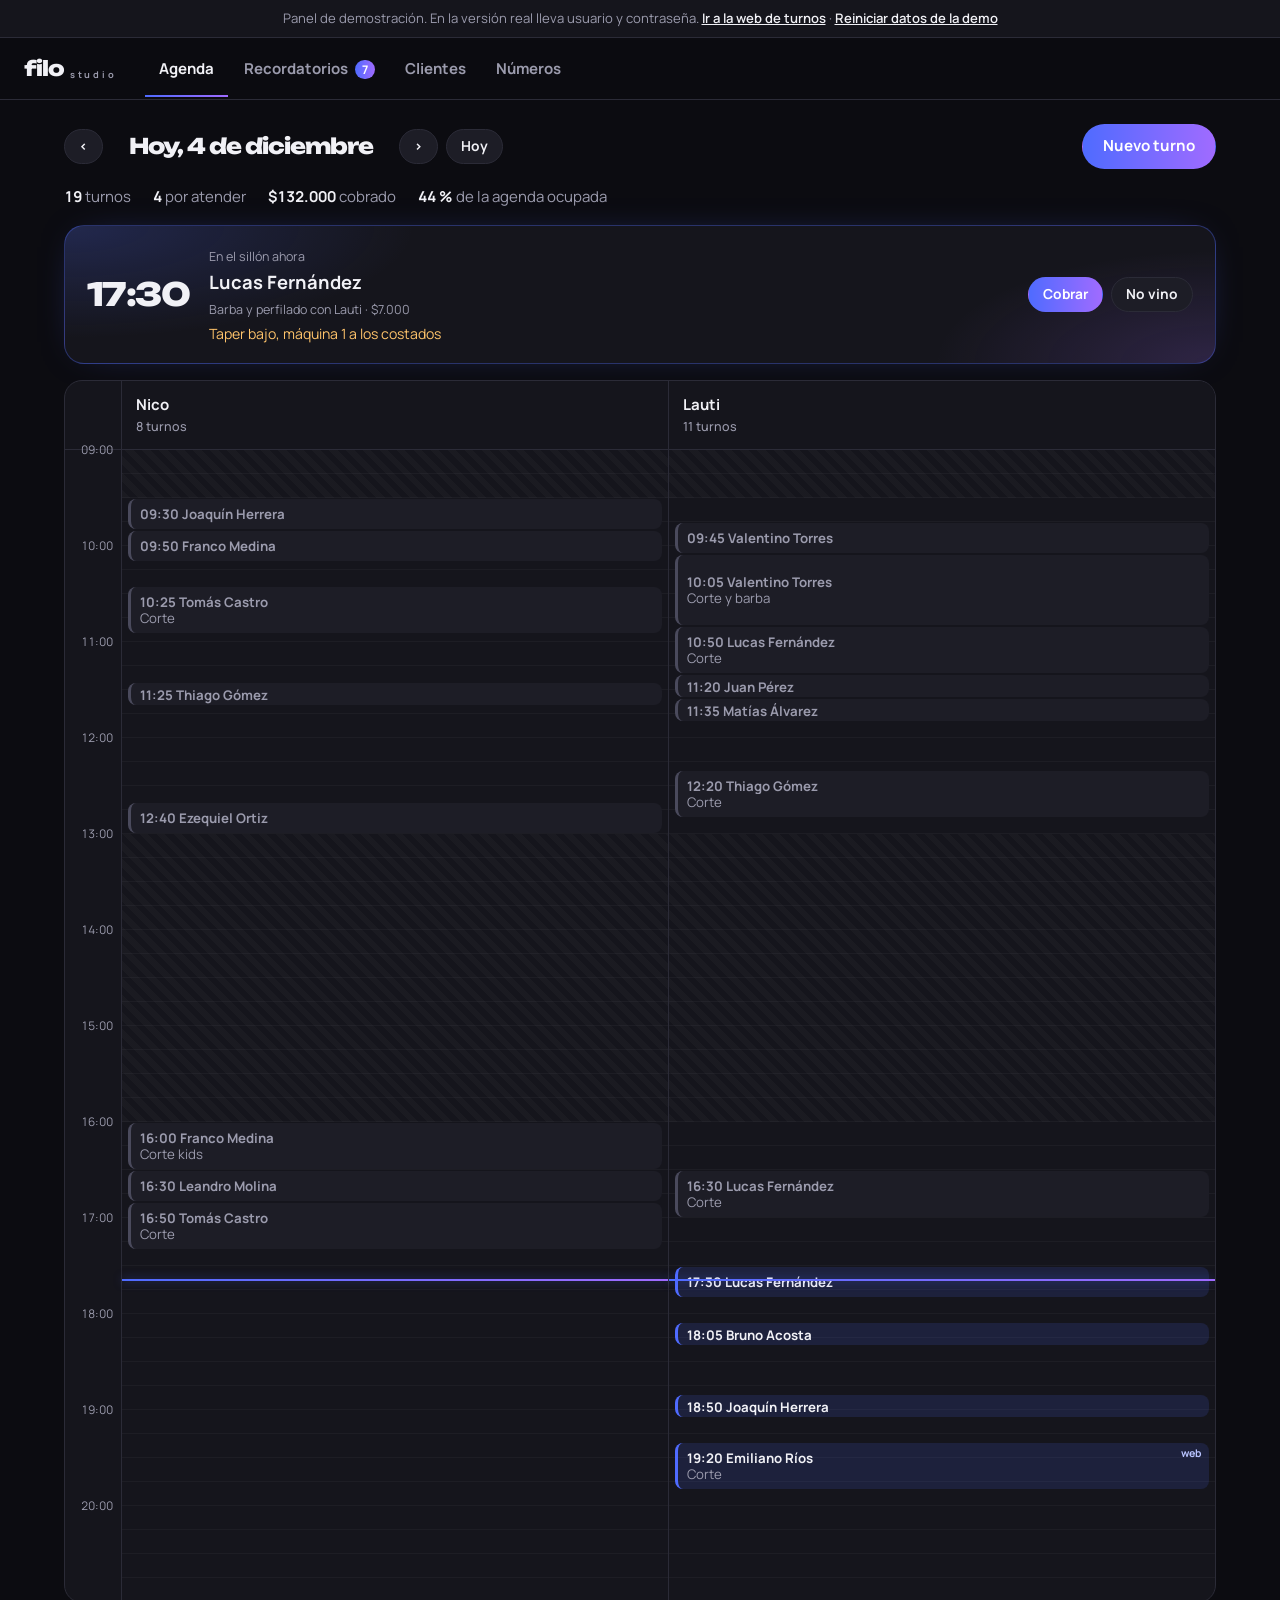
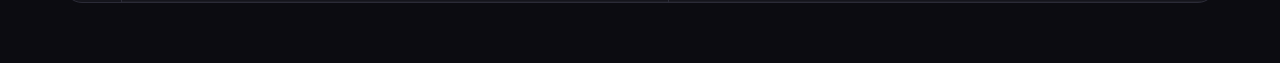
<file: demos/turnero/panel.html>
<!doctype html>
<html lang="es">
<head>
<meta charset="utf-8">
<meta name="viewport" content="width=device-width, initial-scale=1">
<meta name="theme-color" content="#0c0c11">
<title>Panel · filo studio</title>
<link rel="preconnect" href="https://fonts.googleapis.com">
<link rel="preconnect" href="https://fonts.gstatic.com" crossorigin>
<link href="https://fonts.googleapis.com/css2?family=Unbounded:wght@500;700;800&family=Manrope:wght@400;500;600;700&display=swap" rel="stylesheet">
<link rel="stylesheet" href="css/base.css?v=8">
<link rel="stylesheet" href="css/panel.css?v=8">
</head>
<body>
<p class="aviso-demo">Panel de demostración. En la versión real lleva usuario y contraseña. <a href="index.html">Ir a la web de turnos</a> · <button type="button" class="enlace" id="btn-reiniciar">Reiniciar datos de la demo</button></p>

<header class="barra">
  <span class="marca">filo<span>studio</span></span>
  <nav class="pestanas" role="tablist" aria-label="Secciones del panel">
    <button role="tab" data-vista="agenda" aria-selected="true">Agenda</button>
    <button role="tab" data-vista="recordatorios">Recordatorios <span class="contador" id="cont-rec"></span></button>
    <button role="tab" data-vista="clientes">Clientes</button>
    <button role="tab" data-vista="numeros">Números</button>
  </nav>
</header>

<main class="contenido">
  <section id="vista-agenda" class="vista">
    <div class="encabezado">
      <div class="navegar-dia">
        <button class="btn chico" type="button" data-dia="-1" aria-label="Día anterior">‹</button>
        <h1 id="titulo-dia"></h1>
        <button class="btn chico" type="button" data-dia="1" aria-label="Día siguiente">›</button>
        <button class="btn chico" type="button" data-dia="0">Hoy</button>
      </div>
      <button class="btn principal" type="button" id="btn-nuevo" title="Atajo: tecla N">Nuevo turno</button>
    </div>
    <div class="resumen-dia" id="resumen-dia"></div>
    <div class="proximo" id="proximo" hidden></div>
    <div class="agenda" id="agenda"></div>
  </section>

  <section id="vista-recordatorios" class="vista" hidden>
    <div class="encabezado"><h1>Recordatorios para mañana</h1></div>
    <p class="ayuda">Cada botón abre WhatsApp con el mensaje escrito. Lo mandás y queda marcado como enviado.</p>
    <div id="lista-rec"></div>
  </section>

  <section id="vista-clientes" class="vista" hidden>
    <div class="encabezado">
      <h1>Clientes</h1>
      <label class="filtro"><input type="checkbox" id="solo-perdidos"> Hace más de 30 días que no vienen</label>
    </div>
    <div class="tabla-envoltura"><table class="tabla" id="tabla-clientes"></table></div>
  </section>

  <section id="vista-numeros" class="vista" hidden>
    <div class="encabezado">
      <h1>Números</h1>
      <div class="segmentos" role="radiogroup" aria-label="Período" id="periodos">
        <button role="radio" data-dias="1">Hoy</button>
        <button role="radio" data-dias="7" aria-checked="true">7 días</button>
        <button role="radio" data-dias="30">30 días</button>
      </div>
    </div>
    <div class="metricas" id="metricas"></div>
    <div class="dos-col">
      <section class="caja"><h2>Ingresos por día</h2><div class="barras" id="barras"></div></section>
      <section class="caja"><h2>Servicios más pedidos</h2><div id="servicios-top"></div>
        <h2 class="separado">Cobros por medio de pago</h2><div id="medios"></div></section>
    </div>
  </section>
</main>

<div class="fondo-panel" id="fondo" hidden></div>
<aside class="lateral" id="lateral" hidden aria-labelledby="lateral-titulo" role="dialog" aria-modal="true">
  <div class="lateral-cabeza"><h2 id="lateral-titulo"></h2><button class="btn chico" type="button" id="btn-cerrar" aria-label="Cerrar">✕</button></div>
  <div id="lateral-cuerpo"></div>
</aside>

<div class="aviso-flotante" id="toast" role="status"></div>
<script src="js/agenda.js?v=8"></script>
<script src="js/datos.js?v=8"></script>
<script src="js/panel.js?v=8"></script>
</body>
</html>
</file>
<file: demos/despensa/estilo.css>
:root {
  --fondo: #f6f5f1;
  --papel: #ffffff;
  --tinta: #1c2128;
  --tenue: #6b7079;
  --linea: #e4e2dc;
  --verde: #2e6b4f;
  --verde-hover: #24563f;
  --verde-suave: #e6f0ea;
  --rojo: #b3392b;
  --rojo-suave: #fbe9e6;
  --ambar: #9a6a00;
  --ambar-suave: #fdf3d8;
  --radio: 10px;
  --sombra: 0 1px 2px rgba(28, 33, 40, .06);
  font-family: system-ui, -apple-system, "Segoe UI", Roboto, Ubuntu, sans-serif;
  color: var(--tinta);
}
* { box-sizing: border-box; }
body { margin: 0; background: var(--fondo); font-size: 15px; line-height: 1.45; }
a { color: var(--verde); text-decoration: none; }
a:hover { text-decoration: underline; }
h1 { font-size: 1.6rem; margin: 0; letter-spacing: -.01em; }
h2 { font-size: 1.05rem; margin: 0 0 .8rem; }
h3 { font-size: .95rem; margin: 1.2rem 0 .6rem; }
small { font-size: .8em; font-weight: normal; }
code, .mono { font-family: ui-monospace, "SF Mono", Menlo, monospace; font-size: .85em; }

/* Barra superior */
.barra { display: flex; align-items: center; gap: 1.5rem; background: var(--tinta); color: #fff; padding: .6rem 1.5rem; flex-wrap: wrap; }
.barra nav { display: flex; gap: .2rem; flex: 1; flex-wrap: wrap; }
.barra nav a { color: #c9ccd1; padding: .4rem .75rem; border-radius: 6px; }
.barra nav a:hover { color: #fff; background: rgba(255,255,255,.08); text-decoration: none; }
.barra nav a.activo { color: #fff; background: rgba(255,255,255,.14); }
.marca { display: inline-flex; align-items: center; gap: .5rem; font-weight: 700; color: inherit; font-size: 1.05rem; }
.marca:hover { text-decoration: none; }
.marca.grande { font-size: 1.5rem; }
.logo { display: inline-grid; place-items: center; width: 1.7em; height: 1.7em; border-radius: 7px; background: var(--verde); color: #fff; font-size: .85em; }
.sesion { display: flex; gap: 1rem; align-items: center; font-size: .9rem; }
.sesion a { color: #c9ccd1; }
.rol { background: rgba(255,255,255,.14); padding: .1rem .45rem; border-radius: 99px; text-transform: uppercase; letter-spacing: .04em; font-size: .7rem; }

/* Estructura */
.contenido { max-width: 1180px; margin: 0 auto; padding: 1.8rem 1.5rem 3rem; }
.encabezado { display: flex; justify-content: space-between; align-items: center; gap: 1rem; margin-bottom: 1.3rem; flex-wrap: wrap; }
.tarjeta { background: var(--papel); border: 1px solid var(--linea); border-radius: var(--radio); padding: 1.2rem 1.3rem; box-shadow: var(--sombra); margin-bottom: 1.2rem; }
.tarjeta.sin-padding { padding: 0; overflow-x: auto; }
.dos-col { display: grid; grid-template-columns: 1fr 1fr; gap: 1.2rem; align-items: start; }
.dos-col > .tarjeta, .dos-col > div > .tarjeta:last-child { margin-bottom: 1.2rem; }

/* Métricas */
.metricas { display: grid; grid-template-columns: repeat(auto-fit, minmax(180px, 1fr)); gap: 1rem; margin-bottom: 1.2rem; }
.metrica { background: var(--papel); border: 1px solid var(--linea); border-radius: var(--radio); padding: 1rem 1.2rem; box-shadow: var(--sombra); }
.metrica span { display: block; color: var(--tenue); font-size: .85rem; }
.metrica strong { font-size: 1.6rem; font-variant-numeric: tabular-nums; letter-spacing: -.01em; }
.metrica.alerta { border-color: #f0c9c2; background: var(--rojo-suave); }
.metrica.alerta strong { color: var(--rojo); }

/* Tablas */
table { width: 100%; border-collapse: collapse; }
th, td { text-align: left; padding: .55rem .7rem; border-bottom: 1px solid var(--linea); vertical-align: middle; }
th { font-size: .78rem; text-transform: uppercase; letter-spacing: .04em; color: var(--tenue); font-weight: 600; }
tbody tr:last-child td { border-bottom: 0; }
tfoot th { font-size: 1rem; color: var(--tinta); text-transform: none; letter-spacing: 0; border-top: 2px solid var(--tinta); border-bottom: 0; }
.sin-padding th:first-child, .sin-padding td:first-child { padding-left: 1.2rem; }
.sin-padding th:last-child, .sin-padding td:last-child { padding-right: 1.2rem; }
.num { text-align: right; font-variant-numeric: tabular-nums; }
tr.resaltada { background: var(--ambar-suave); }
.vacio { color: var(--tenue); text-align: center; padding: 1.5rem; }

/* Etiquetas y colores */
.tenue { color: var(--tenue); }
.chico { font-size: .8rem; }
.rojo { color: var(--rojo); font-weight: 600; }
.verde { color: var(--verde); font-weight: 600; }
.etiqueta { display: inline-block; padding: .1rem .55rem; border-radius: 99px; font-size: .8rem; font-weight: 600; }
.etiqueta.roja { background: var(--rojo-suave); color: var(--rojo); }
.etiqueta.ambar { background: var(--ambar-suave); color: var(--ambar); }

/* Avisos */
.aviso { padding: .7rem 1rem; border-radius: 8px; margin-bottom: 1rem; border: 1px solid; }
.aviso-ok { background: var(--verde-suave); border-color: #c3dccd; color: var(--verde-hover); }
.aviso-error { background: var(--rojo-suave); border-color: #f0c9c2; color: var(--rojo); }

/* Formularios */
input, select { font: inherit; padding: .5rem .65rem; border: 1px solid #cfccc4; border-radius: 7px; background: #fff; color: var(--tinta); min-width: 0; }
input:focus, select:focus { outline: 2px solid var(--verde); outline-offset: 1px; border-color: var(--verde); }
label { display: flex; flex-direction: column; gap: .3rem; font-size: .85rem; color: var(--tenue); }
label.check { flex-direction: row; align-items: center; gap: .45rem; color: var(--tinta); }
fieldset { border: 0; padding: 0; margin: 0; min-width: 0; }
fieldset:disabled input, fieldset:disabled select { background: #f3f2ee; }
.formulario label { margin-bottom: .8rem; }
.formulario .fila { display: flex; gap: 1rem; flex-wrap: wrap; }
.formulario .fila > label { flex: 1 1 150px; }
.formulario .fila > label.crece { flex: 2 1 240px; }
.filtros { display: flex; gap: .7rem; align-items: flex-end; flex-wrap: wrap; margin-bottom: 1.2rem; }
.filtros input[name=q] { flex: 1 1 260px; }
.pie-form { display: flex; justify-content: space-between; align-items: center; gap: 1rem; padding: 1rem 1.2rem; border-top: 1px solid var(--linea); flex-wrap: wrap; }
input.cant { width: 5.5rem; }
input.costo { width: 8rem; }

/* Botones */
.btn { display: inline-flex; align-items: center; justify-content: center; gap: .4rem; font: inherit; font-weight: 600; padding: .5rem 1rem; border-radius: 7px; border: 1px solid #cfccc4; background: #fff; color: var(--tinta); cursor: pointer; }
.btn:hover { background: #f3f2ee; text-decoration: none; }
.btn.primario { background: var(--verde); border-color: var(--verde); color: #fff; }
.btn.primario:hover { background: var(--verde-hover); }
.btn.peligro { color: var(--rojo); border-color: #f0c9c2; background: transparent; }
.btn.enlace { border: 0; background: none; color: var(--tenue); font-weight: 500; }
.btn.chico { padding: .3rem .7rem; font-size: .85rem; }
.btn.ancho { width: 100%; }
.btn.grande { padding: .85rem 1rem; font-size: 1.05rem; }
.btn:disabled { opacity: .45; cursor: not-allowed; }

/* Login */
.login { min-height: 100vh; display: grid; place-items: center; padding: 1.5rem; }
.login-caja { width: min(380px, 100%); display: flex; flex-direction: column; gap: .9rem; padding: 2rem; }
.login-caja p { margin: 0; }
.demo { font-size: .82rem; color: var(--tenue); text-align: center; }

/* Caja */
.caja { display: grid; grid-template-columns: 1fr 380px; gap: 1.5rem; align-items: start; }
.caja h1 { margin-bottom: 1rem; }
.escaner { display: flex; gap: .6rem; margin-bottom: 1.2rem; }
.escaner input[name=codigo] { flex: 1; font-size: 1.1rem; padding: .75rem .9rem; }
.ticket-actual { position: sticky; top: 1rem; }
.items { list-style: none; margin: 0 0 1rem; padding: 0; }
.items li { display: grid; grid-template-columns: 1fr auto auto; gap: .6rem; align-items: center; padding: .6rem 0; border-bottom: 1px dashed var(--linea); }
.items li div { display: flex; flex-direction: column; }
.items li > span { font-variant-numeric: tabular-nums; font-weight: 600; }
.quitar { border: 0; background: none; color: var(--tenue); font-size: 1.3rem; cursor: pointer; line-height: 1; padding: 0 .2rem; }
.quitar:hover { color: var(--rojo); }
.total { display: flex; justify-content: space-between; align-items: baseline; margin: .5rem 0 1rem; }
.total strong { font-size: 2rem; font-variant-numeric: tabular-nums; }
.medios { display: grid; grid-template-columns: 1fr 1fr; gap: .5rem; margin-bottom: 1rem; }
.medios label { flex-direction: row; align-items: center; gap: .45rem; color: var(--tinta); border: 1px solid var(--linea); border-radius: 7px; padding: .5rem .6rem; cursor: pointer; }
.medios label:has(input:checked) { border-color: var(--verde); background: var(--verde-suave); }

/* Gráfico de barras */
.barras { display: flex; align-items: flex-end; gap: 4px; height: 180px; padding-top: .5rem; }
.barra-col { flex: 1; height: 100%; display: flex; flex-direction: column; justify-content: flex-end; align-items: center; gap: .3rem; min-width: 0; }
.barra-dato { width: 100%; background: var(--verde); border-radius: 4px 4px 0 0; min-height: 2px; opacity: .85; }
.barra-col:hover .barra-dato { opacity: 1; }
.barra-col span { font-size: .68rem; color: var(--tenue); }

.lista-simple { list-style: none; padding: 0; margin: 0; }
.lista-simple li { padding: .45rem 0; border-bottom: 1px solid var(--linea); }

/* Comprobante e impresión */
.comprobante { max-width: 560px; }
@media print {
  .barra, .encabezado .btn, .aviso { display: none; }
  body { background: #fff; }
  .tarjeta { border: 0; box-shadow: none; }
}

/* Celular */
@media (max-width: 860px) {
  .dos-col, .caja { grid-template-columns: 1fr; }
  .ticket-actual { position: static; }
  .barra { gap: .6rem; padding: .6rem 1rem; }
  .contenido { padding: 1.2rem 1rem 2.5rem; }
  .barra-col span { display: none; }
}
</file>
<file: demos/turnero/css/base.css>
/* Turnero · tokens y base compartida por el sitio y el panel.
   Dirección: barbería urbana de noche. Fondo oscuro, luz LED azul y violeta, letra gruesa en minúscula. */
:root {
  color-scheme: dark;
  --fondo: #0c0c11;
  --superficie: #15151c;
  --superficie-2: #1d1d26;
  --superficie-3: #262632;
  --linea: #2b2b37;
  --tinta: #f1f1f6;
  --gris: #9b9bad;
  --azul: #4f6bff;
  --violeta: #a06bff;
  --led: linear-gradient(90deg, #4f6bff, #a06bff);
  --brillo-azul: rgba(79, 107, 255, .55);
  --ok: #45d99c;
  --ok-suave: rgba(69, 217, 156, .12);
  --rojo: #ff5f73;
  --rojo-suave: rgba(255, 95, 115, .12);
  --ambar: #ffc46b;
  --ambar-suave: rgba(255, 196, 107, .12);
  --azul-suave: rgba(79, 107, 255, .14);
  --radio: 14px;
  --display: "Unbounded", "Arial Black", system-ui, sans-serif;
  --texto: "Manrope", system-ui, -apple-system, "Segoe UI", sans-serif;
  --curva: cubic-bezier(.2, .8, .2, 1);
}
* { box-sizing: border-box; }
[hidden] { display: none !important; }
html { -webkit-text-size-adjust: 100%; scroll-behavior: smooth; background: var(--fondo); }
body { margin: 0; background: var(--fondo); color: var(--tinta); font: 16px/1.6 var(--texto); overflow-x: clip; }
h1, h2, h3 { font-family: var(--display); font-weight: 700; line-height: 1.04; margin: 0; letter-spacing: -0.03em; }
a { color: inherit; }
button, input, select, textarea { font: inherit; color: inherit; }
:focus-visible { outline: 2px solid var(--azul); outline-offset: 3px; }
::selection { background: var(--azul); color: #fff; }

.aviso-demo { background: var(--superficie); color: var(--gris); font-size: .82rem; padding: 8px 20px; text-align: center; margin: 0; border-bottom: 1px solid var(--linea); }
.aviso-demo a, .aviso-demo .enlace { color: var(--tinta); font-weight: 600; }
.enlace { background: none; border: 0; padding: 0; text-decoration: underline; cursor: pointer; }

.btn {
  position: relative; display: inline-flex; align-items: center; justify-content: center; gap: 8px;
  padding: 12px 20px; border-radius: 999px; border: 1px solid var(--linea);
  background: var(--superficie-2); font-weight: 700; cursor: pointer; text-decoration: none; line-height: 1.2; font-size: .95rem;
  transition: transform .2s var(--curva), background-color .2s, border-color .2s, box-shadow .25s;
}
.btn:hover { border-color: #4a4a5c; background: var(--superficie-3); }
.btn:active { transform: scale(.97); }
.btn.principal { background: var(--led); border-color: transparent; color: #fff; box-shadow: 0 0 0 0 var(--brillo-azul); }
.btn.principal:hover { box-shadow: 0 8px 28px -6px var(--brillo-azul); }
.btn.verde { background: var(--azul); border-color: var(--azul); color: #fff; }
.btn.peligro { color: var(--rojo); border-color: rgba(255, 95, 115, .35); background: transparent; }
.btn:disabled { opacity: .35; cursor: not-allowed; box-shadow: none; }
.btn.chico { padding: 8px 14px; font-size: .86rem; }
.sr { position: absolute; width: 1px; height: 1px; overflow: hidden; clip: rect(0 0 0 0); white-space: nowrap; }

.aviso-flotante {
  position: fixed; left: 50%; bottom: 24px; transform: translate(-50%, 160%); z-index: 50; visibility: hidden;
  background: var(--superficie-2); color: var(--tinta); padding: 12px 20px; border-radius: 999px; font-weight: 600; font-size: .95rem;
  border: 1px solid var(--linea); box-shadow: 0 18px 40px -14px rgba(0, 0, 0, .8), 0 0 24px -8px var(--brillo-azul); max-width: calc(100% - 32px);
  transition: transform .4s var(--curva), visibility 0s .4s;
}
.aviso-flotante.visible { transform: translate(-50%, 0); visibility: visible; transition: transform .4s var(--curva); }
.aviso-flotante::before { content: "✓"; display: inline-grid; place-items: center; width: 20px; height: 20px; border-radius: 50%; background: var(--led); color: #fff; margin-right: 10px; font-size: .75rem; }

@media (prefers-reduced-motion: reduce) {
  *, *::before, *::after { animation: none !important; transition: none !important; }
  html { scroll-behavior: auto; }
}
</file>
<file: demos/turnero/css/sitio.css>
/* Turnero · sitio público de la barbería (modo noche, luz LED) */
.cabecera, .portada, main > section, .pie { max-width: 1180px; margin: 0 auto; padding-left: 32px; padding-right: 32px; }
body { background:
  radial-gradient(900px 520px at 85% 8%, rgba(79, 107, 255, .16), transparent 60%),
  radial-gradient(700px 480px at 5% 30%, rgba(160, 107, 255, .10), transparent 60%),
  var(--fondo); background-repeat: no-repeat; }

.cabecera { display: flex; justify-content: space-between; align-items: center; gap: 16px; padding-top: 22px; padding-bottom: 22px; flex-wrap: wrap; }
.marca { font-family: var(--display); font-weight: 800; font-size: 1.7rem; text-decoration: none; letter-spacing: -0.05em; line-height: 1; display: inline-flex; align-items: flex-end; gap: 6px; }
.marca span { font-family: var(--texto); font-size: .62rem; font-weight: 700; letter-spacing: .32em; color: var(--gris); padding-bottom: 3px; }
.cabecera nav { display: flex; gap: 28px; align-items: center; }
.cabecera nav a:not(.btn) { text-decoration: none; color: var(--gris); font-weight: 600; font-size: .93rem; transition: color .2s; }
.cabecera nav a:not(.btn):hover { color: var(--tinta); }

/* ---------- Portada ---------- */
.portada { display: grid; grid-template-columns: 1.05fr .95fr; gap: 64px; align-items: center; padding-top: 32px; padding-bottom: 96px; }
.portada h1 { font-size: clamp(2.5rem, 5.4vw, 4.6rem); font-weight: 800; letter-spacing: -0.045em; line-height: .98; animation: subir .9s var(--curva) both; }
.bajada { font-size: 1.08rem; color: var(--gris); max-width: 44ch; margin: 24px 0 32px; animation: subir .9s .1s var(--curva) both; }
.portada-acciones { display: flex; gap: 12px; flex-wrap: wrap; animation: subir .9s .2s var(--curva) both; }
.btn.grande { padding: 15px 26px; font-size: 1rem; }
@keyframes subir { from { opacity: 0; transform: translateY(18px); } }

.estado { display: inline-flex; align-items: center; gap: 8px; margin: 0 0 24px; padding: 7px 14px; border-radius: 999px; background: var(--ok-suave); color: var(--ok); font-weight: 700; font-size: .85rem; border: 1px solid rgba(69, 217, 156, .25); }
.estado .punto { width: 8px; height: 8px; border-radius: 50%; background: currentColor; animation: latido 2s infinite; }
.estado.cerrado { background: var(--superficie-2); color: var(--gris); border-color: var(--linea); }
.estado.cerrado .punto { animation: none; }
#neon-detalle { font-weight: 500; opacity: .85; }
#neon-detalle::before { content: "· "; }
@keyframes latido { 0% { box-shadow: 0 0 0 0 rgba(69, 217, 156, .55); } 70% { box-shadow: 0 0 0 8px rgba(69, 217, 156, 0); } 100% { box-shadow: 0 0 0 0 rgba(69, 217, 156, 0); } }

.libre { margin: 28px 0 0; color: var(--gris); font-size: .95rem; display: flex; gap: 12px; flex-wrap: wrap; align-items: baseline; animation: subir .9s .3s var(--curva) both; }
.libre span:first-child { color: var(--tinta); font-weight: 600; }
.libre a { font-weight: 700; text-decoration: none; color: #b9c4ff; border-bottom: 1px solid var(--violeta); }

/* Espejo con marco LED: se enciende al cargar y una luz recorre el borde */
.visual { display: grid; place-items: center; }
.espejo { position: relative; width: min(100%, 430px); aspect-ratio: 4 / 5; border-radius: 36px; padding: 4px; isolation: isolate; }
.espejo::before {
  content: ""; position: absolute; inset: -30px; border-radius: 60px; z-index: -2;
  background: radial-gradient(closest-side, rgba(79, 107, 255, .45), rgba(160, 107, 255, .18) 60%, transparent 100%);
  filter: blur(26px); opacity: 0; animation: prender 1.6s .3s steps(1) forwards, respirar 5s 2s ease-in-out infinite alternate;
}
.espejo-luz { position: absolute; inset: 0; border-radius: inherit; z-index: -1; overflow: hidden; opacity: 0; animation: prender 1.6s .3s steps(1) forwards; }
.espejo-luz::before {
  content: ""; position: absolute; inset: -50%;
  background: conic-gradient(from 0deg, #4f6bff, #a06bff, #6fd3ff, #4f6bff 40%, #a06bff 60%, #4f6bff);
  animation: girar 6s linear infinite;
}
.espejo-vidrio {
  position: relative; height: 100%; border-radius: 32px; padding: 30px 28px; display: flex; flex-direction: column; justify-content: flex-end;
  background:
    linear-gradient(135deg, rgba(255, 255, 255, .06) 0%, rgba(255, 255, 255, 0) 38%, rgba(255, 255, 255, .04) 39%, rgba(255, 255, 255, 0) 55%),
    linear-gradient(180deg, #12121a 0%, #0d0d13 100%);
  box-shadow: inset 0 0 40px rgba(79, 107, 255, .18);
}
@keyframes prender { 0% { opacity: .15; } 10% { opacity: 1; } 16% { opacity: .2; } 26% { opacity: 1; } 32% { opacity: .4; } 44%, 100% { opacity: 1; } }
@keyframes respirar { to { filter: blur(32px); transform: scale(1.03); } }
@keyframes girar { to { transform: rotate(1turn); } }

.menu-titulo { font-family: var(--display); font-weight: 800; font-size: 1.5rem; letter-spacing: -0.04em; margin: 0 0 12px; }
.espejo ul { list-style: none; margin: 0; padding: 0; }
.espejo li { display: flex; align-items: baseline; gap: 10px; padding: 11px 0; border-top: 1px solid rgba(255, 255, 255, .07); font-size: .96rem; }
.espejo li:first-child { border-top: 0; }
.espejo .relleno { flex: 1; }
.espejo .min { color: var(--gris); font-size: .8rem; margin-left: 6px; }
.espejo li > span:last-child { font-weight: 700; font-variant-numeric: tabular-nums; }

/* ---------- Reserva ---------- */
.reserva { padding-top: 88px; padding-bottom: 88px; border-top: 1px solid var(--linea); }
.reserva-cabeza h2, .equipo h2, .donde h2 { font-size: clamp(1.9rem, 3.6vw, 2.8rem); font-weight: 800; letter-spacing: -0.045em; }
.reserva-cabeza p { color: var(--gris); margin: 12px 0 40px; }
.reserva-grilla { display: grid; grid-template-columns: minmax(0, 1fr) 370px; gap: 48px; align-items: start; }
.reserva-form { display: grid; gap: 38px; min-width: 0; }
.paso { border: 0; margin: 0; padding: 0; min-width: 0; }
.paso legend { font-weight: 700; font-size: 1.05rem; margin-bottom: 14px; display: flex; align-items: center; gap: 12px; padding: 0; }
.paso-n { width: 28px; height: 28px; border-radius: 50%; border: 1.5px solid #4a4a5c; display: inline-grid; place-items: center; font-size: .8rem; transition: background .3s, border-color .3s, box-shadow .3s; }
.paso.listo .paso-n { background: var(--led); border-color: transparent; color: #fff; font-size: 0; box-shadow: 0 0 14px -2px var(--brillo-azul); }
.paso.listo .paso-n::after { content: "✓"; font-size: .85rem; }

.atajo { display: flex; align-items: center; justify-content: space-between; gap: 12px; flex-wrap: wrap; padding: 14px 18px; border-radius: var(--radio); background: var(--azul-suave); border: 1px solid rgba(79, 107, 255, .3); }
.atajo strong { color: #b9c4ff; }

.opciones { display: grid; grid-template-columns: repeat(auto-fill, minmax(200px, 1fr)); gap: 10px; }
.opcion { position: relative; }
.opcion input { position: absolute; opacity: 0; inset: 0; }
.opcion span { display: block; padding: 16px 18px; border: 1px solid var(--linea); border-radius: var(--radio); background: var(--superficie); cursor: pointer; height: 100%; transition: border-color .2s, background-color .2s, box-shadow .25s var(--curva); }
.opcion span:hover { border-color: #4a4a5c; background: var(--superficie-2); }
.opcion strong { display: block; font-weight: 700; }
.opcion small { color: var(--gris); }
.opcion input:checked + span { border-color: var(--azul); background: var(--azul-suave); box-shadow: 0 0 0 1px var(--azul), 0 0 24px -10px var(--brillo-azul); }
.opcion input:focus-visible + span { outline: 2px solid var(--azul); outline-offset: 3px; }

.dias { display: flex; gap: 8px; overflow-x: auto; padding: 2px 2px 10px; scroll-snap-type: x proximity; scrollbar-width: thin; scrollbar-color: var(--superficie-3) transparent; }
.dia { flex: 0 0 auto; min-width: 76px; padding: 12px 8px 10px; border: 1px solid var(--linea); border-radius: var(--radio); background: var(--superficie); cursor: pointer; text-align: center; line-height: 1.15; scroll-snap-align: start; transition: background-color .2s, border-color .2s, box-shadow .25s; }
.dia:hover:not(:disabled) { border-color: #4a4a5c; }
.dia small { display: block; color: var(--gris); font-size: .74rem; font-weight: 700; }
.dia strong { font-family: var(--display); font-size: 1.45rem; font-weight: 700; display: block; margin: 3px 0; }
.dia .cupo { font-size: .68rem; color: var(--ok); font-weight: 700; }
.dia .cupo.pocos { color: var(--ambar); }
.dia[aria-checked="true"] { background: var(--led); border-color: transparent; color: #fff; box-shadow: 0 8px 24px -10px var(--brillo-azul); }
.dia[aria-checked="true"] small, .dia[aria-checked="true"] .cupo { color: #e6e9ff; }
.dia:disabled { opacity: .32; cursor: not-allowed; }
.horas { display: grid; grid-template-columns: repeat(auto-fill, minmax(82px, 1fr)); gap: 8px; margin-top: 18px; }
.hora { padding: 10px 4px; border: 1px solid var(--linea); border-radius: 999px; background: var(--superficie); cursor: pointer; font-weight: 700; font-variant-numeric: tabular-nums; transition: background .15s, border-color .15s, box-shadow .2s; animation: aparecer .35s var(--curva) both; }
.hora:hover { border-color: var(--azul); }
.hora[aria-pressed="true"] { background: var(--led); border-color: transparent; color: #fff; box-shadow: 0 6px 20px -8px var(--brillo-azul); }
@keyframes aparecer { from { opacity: 0; transform: translateY(6px); } }
.horas .vacio { grid-column: 1 / -1; color: var(--gris); margin: 0; }
.franja-titulo { grid-column: 1 / -1; color: var(--gris); font-size: .82rem; margin: 6px 0 -2px; font-weight: 700; }

.campos { display: grid; grid-template-columns: 1fr 1fr; gap: 14px; }
.campos label { display: flex; flex-direction: column; gap: 6px; font-weight: 600; font-size: .9rem; }
.campos input { padding: 13px 15px; border: 1px solid var(--linea); border-radius: var(--radio); background: var(--superficie); font-weight: 500; transition: border-color .2s, box-shadow .2s; }
.campos input::placeholder { color: #5f5f72; }
.campos input:focus { border-color: var(--azul); outline: none; box-shadow: 0 0 0 4px var(--azul-suave); }
.recordar { display: flex; gap: 8px; align-items: center; margin-top: 12px; color: var(--gris); font-size: .9rem; }
.recordar input { accent-color: var(--azul); }
.error { color: var(--rojo); background: var(--rojo-suave); padding: 10px 14px; border-radius: var(--radio); margin: 14px 0 0; }

/* Resumen del turno */
.ticket-zona { position: sticky; top: 22px; }
.ticket { position: relative; background: var(--superficie); border: 1px solid var(--linea); border-radius: 24px; padding: 26px; box-shadow: 0 30px 60px -36px rgba(0, 0, 0, .9); overflow: hidden; }
.ticket::before { content: ""; position: absolute; inset: 0 0 auto 0; height: 3px; background: var(--led); box-shadow: 0 0 18px var(--brillo-azul); }
.ticket-cabeza { display: flex; justify-content: space-between; align-items: center; padding-bottom: 14px; margin-bottom: 14px; border-bottom: 1px solid var(--linea); min-height: 54px; }
.ticket-cabeza span:first-child { font-family: var(--display); font-weight: 700; font-size: 1.15rem; letter-spacing: -0.03em; }
.ticket-datos { display: grid; grid-template-columns: auto 1fr; gap: 9px 14px; margin: 0 0 16px; }
.ticket-datos dt { color: var(--gris); font-size: .9rem; }
.ticket-datos dd { margin: 0; font-weight: 700; text-align: right; }
.ticket-datos dd.falta { color: #5f5f72; font-weight: 500; }
.ticket-total { display: flex; justify-content: space-between; align-items: baseline; padding: 16px 0; border-top: 1px solid var(--linea); margin-bottom: 16px; }
.ticket-total span { color: var(--gris); }
.ticket-total strong { font-family: var(--display); font-size: 1.7rem; font-weight: 700; letter-spacing: -0.03em; }
.politica { color: var(--gris); font-size: .84rem; margin: 14px 0 0; text-align: center; }
.btn.ancho { width: 100%; }
.ticket-ok { display: grid; gap: 10px; }
.ticket-ok p { margin: 0 0 6px; color: var(--gris); }
.ver-panel { text-align: center; color: var(--gris); font-size: .9rem; margin-top: 4px; }
.ticket.impreso { animation: confirmar .6s var(--curva); }
@keyframes confirmar { 0% { box-shadow: 0 0 0 0 var(--brillo-azul); } 40% { transform: scale(1.02); box-shadow: 0 0 60px -10px var(--brillo-azul); } }
.sello { position: absolute; top: 24px; right: 24px; width: 38px; height: 38px; border-radius: 50%; background: var(--ok-suave); color: var(--ok); display: grid; place-items: center; animation: sellar .5s .15s var(--curva) both; }
.sello svg { width: 20px; height: 20px; }
.sello path { stroke-dasharray: 30; stroke-dashoffset: 30; animation: trazar .45s .45s ease forwards; }
@keyframes trazar { to { stroke-dashoffset: 0; } }
@keyframes sellar { from { opacity: 0; transform: scale(.4); } }

/* ---------- Equipo y ubicación ---------- */
.equipo { padding-top: 80px; padding-bottom: 80px; border-top: 1px solid var(--linea); }
.equipo h2, .donde h2 { margin-bottom: 32px; }
.equipo-lista { display: grid; grid-template-columns: repeat(auto-fit, minmax(300px, 1fr)); gap: 20px; }
.barbero { display: grid; grid-template-columns: 84px 1fr; gap: 20px; align-items: center; padding: 22px; background: var(--superficie); border: 1px solid var(--linea); border-radius: 24px; transition: border-color .3s, transform .3s var(--curva), box-shadow .3s; }
.barbero:hover { transform: translateY(-3px); border-color: rgba(79, 107, 255, .45); box-shadow: 0 0 40px -18px var(--brillo-azul); }
.barbero .inicial { width: 84px; height: 84px; border-radius: 22px; background: var(--superficie-2); font-family: var(--display); font-weight: 800; font-size: 2.2rem; display: grid; place-items: center; box-shadow: inset 0 0 0 2px rgba(79, 107, 255, .55), 0 0 22px -6px var(--brillo-azul); }
.barbero h3 { font-size: 1.4rem; }
.barbero p { margin: 4px 0 0; color: var(--gris); }
.barbero .btn { margin-top: 12px; }

.donde { display: grid; grid-template-columns: 1fr 1fr; gap: 56px; padding-top: 80px; padding-bottom: 88px; border-top: 1px solid var(--linea); }
.direccion { font-family: var(--display); font-size: 1.35rem; font-weight: 700; letter-spacing: -0.03em; margin: 0 0 8px; }
.donde p { color: var(--gris); }
.horarios { border-collapse: collapse; width: 100%; align-self: start; }
.horarios th, .horarios td { text-align: left; padding: 12px 0; border-bottom: 1px solid var(--linea); }
.horarios th { font-weight: 600; width: 38%; }
.horarios td { color: var(--gris); font-variant-numeric: tabular-nums; }
.horarios tr.hoy th, .horarios tr.hoy td { color: var(--tinta); font-weight: 700; }
.horarios tr.hoy th::after { content: " · hoy"; color: #b9c4ff; font-weight: 600; }

.pie { border-top: 1px solid var(--linea); padding-top: 28px; padding-bottom: 40px; color: var(--gris); font-size: .9rem; }

/* Barra fija del celular: antes de reservar invita, durante la reserva muestra el total y confirma */
.barra-movil { display: none; }

@media (max-width: 960px) {
  .reserva-grilla { grid-template-columns: 1fr; }
  .ticket-zona { position: static; }
}
@media (max-width: 860px) {
  .cabecera, .portada, main > section, .pie { padding-left: 16px; padding-right: 16px; }
  .cabecera nav { gap: 16px; font-size: .9rem; }
  .cabecera nav .btn { display: none; }
  .portada, .donde { grid-template-columns: 1fr; gap: 48px; }
  .portada { padding-top: 8px; padding-bottom: 64px; }
  .espejo { width: min(100%, 360px); }
  .campos { grid-template-columns: 1fr; }
  .opciones { grid-template-columns: repeat(2, minmax(0, 1fr)); gap: 8px; }
  .opcion span { padding: 13px 13px; }
  .reserva { padding-top: 60px; padding-bottom: 110px; }
  .barra-movil {
    display: flex; align-items: center; justify-content: space-between; gap: 12px; position: fixed; left: 12px; right: 12px; bottom: 12px; z-index: 20;
    background: rgba(21, 21, 28, .92); backdrop-filter: blur(14px); -webkit-backdrop-filter: blur(14px);
    border: 1px solid var(--linea); color: var(--tinta); text-decoration: none; padding: 10px 10px 10px 18px; border-radius: 22px;
    box-shadow: 0 18px 40px -14px rgba(0, 0, 0, .9); transform: translateY(160%); transition: transform .4s var(--curva);
  }
  .barra-movil.visible { transform: none; }
  .barra-movil .bm-texto { display: flex; flex-direction: column; line-height: 1.25; min-width: 0; }
  .barra-movil .bm-texto strong { font-size: .98rem; }
  .barra-movil .bm-texto small { color: var(--gris); font-size: .8rem; white-space: nowrap; overflow: hidden; text-overflow: ellipsis; }
  .barra-movil .btn { flex: 0 0 auto; }
}
</file>
<file: demos/turnero/css/panel.css>
/* Turnero · panel del local (modo oscuro: se lee bien con las luces bajas del local) */
body { font-size: 15px; }
.barra { background: rgba(12, 12, 17, .85); backdrop-filter: blur(12px); -webkit-backdrop-filter: blur(12px); border-bottom: 1px solid var(--linea); display: flex; align-items: center; gap: 28px; padding: 0 24px; flex-wrap: wrap; position: sticky; top: 0; z-index: 5; }
.barra .marca { font-family: var(--display); font-weight: 800; font-size: 1.3rem; letter-spacing: -0.05em; padding: 14px 0; display: inline-flex; align-items: flex-end; gap: 6px; }
.barra .marca span { font-family: var(--texto); font-size: .58rem; letter-spacing: .3em; color: var(--gris); font-weight: 700; padding-bottom: 2px; }
.pestanas { display: flex; gap: 2px; overflow-x: auto; }
.pestanas button { background: none; border: 0; color: var(--gris); padding: 17px 14px 14px; border-bottom: 2px solid transparent; cursor: pointer; font-weight: 700; white-space: nowrap; transition: color .2s, border-color .25s; }
.pestanas button:hover { color: var(--tinta); }
.pestanas button[aria-selected="true"] { color: var(--tinta); border-image: var(--led) 1; border-bottom-width: 2px; border-bottom-style: solid; }
.contador { background: var(--led); color: #fff; border-radius: 99px; padding: 1px 7px; font-size: .74rem; margin-left: 4px; }
.contador:empty { display: none; }

.contenido { max-width: 1200px; margin: 0 auto; padding: 24px 24px 60px; }
.encabezado { display: flex; justify-content: space-between; align-items: center; gap: 14px; flex-wrap: wrap; margin-bottom: 16px; }
.encabezado h1 { font-size: 1.6rem; font-weight: 800; letter-spacing: -0.045em; }
.navegar-dia { display: flex; align-items: center; gap: 8px; flex-wrap: wrap; }
.navegar-dia h1 { min-width: 14ch; text-align: center; font-size: 1.35rem; }
.ayuda { color: var(--gris); margin: -6px 0 18px; }
.resumen-dia { display: flex; gap: 22px; flex-wrap: wrap; color: var(--gris); margin-bottom: 16px; }
.resumen-dia strong { color: var(--tinta); font-variant-numeric: tabular-nums; }

/* Próximo cliente */
.proximo {
  display: grid; grid-template-columns: auto 1fr auto; gap: 20px; align-items: center; margin-bottom: 16px;
  padding: 18px 22px; border-radius: 20px; border: 1px solid rgba(79, 107, 255, .35);
  background: radial-gradient(500px 160px at 0% 0%, rgba(79, 107, 255, .22), transparent 70%), radial-gradient(400px 160px at 100% 100%, rgba(160, 107, 255, .18), transparent 70%), var(--superficie);
  box-shadow: 0 0 40px -22px var(--brillo-azul);
}
.proximo .cuando { font-family: var(--display); font-weight: 800; font-size: 2rem; letter-spacing: -0.05em; }
.proximo strong { font-size: 1.15rem; display: block; }
.proximo small { color: var(--gris); }
.proximo .nota-chica { display: block; color: var(--ambar); margin-top: 2px; font-size: .88rem; }
.proximo .acciones { margin: 0; }

/* Agenda */
.agenda { display: grid; grid-template-columns: 56px repeat(var(--cols, 2), minmax(220px, 1fr)); background: var(--superficie); border: 1px solid var(--linea); border-radius: 18px; overflow-x: auto; }
.agenda .col-cabeza { position: sticky; top: 0; background: var(--superficie); padding: 12px 14px; font-weight: 700; border-bottom: 1px solid var(--linea); border-left: 1px solid var(--linea); z-index: 2; }
.agenda .col-cabeza small { display: block; font-weight: 500; color: var(--gris); }
.agenda .esquina { border-bottom: 1px solid var(--linea); }
.agenda .horas-col, .agenda .columna { position: relative; }
.agenda .columna { border-left: 1px solid var(--linea); background: repeating-linear-gradient(to bottom, transparent 0 calc(var(--h) - 1px), rgba(255, 255, 255, .035) calc(var(--h) - 1px) var(--h)); }
.agenda .columna .cerrado { position: absolute; left: 0; right: 0; background: repeating-linear-gradient(45deg, rgba(255, 255, 255, .025) 0 6px, transparent 6px 12px); }
.agenda .marca-hora { position: absolute; right: 8px; font-size: .74rem; color: var(--gris); transform: translateY(-50%); font-variant-numeric: tabular-nums; }
.agenda .ahora { position: absolute; left: 0; right: 0; height: 2px; background: var(--led); box-shadow: 0 0 10px var(--brillo-azul); z-index: 1; }
.turno { position: absolute; left: 6px; right: 6px; border-radius: 8px; padding: 4px 9px; text-align: left; border: 0; cursor: pointer; overflow: hidden; line-height: 1.25; font-size: .83rem; background: var(--azul-suave); color: var(--tinta); border-left: 3px solid var(--azul); transition: transform .15s var(--curva), box-shadow .15s; }
.turno strong { display: block; white-space: nowrap; overflow: hidden; text-overflow: ellipsis; }
.turno span { color: var(--gris); white-space: nowrap; }
.turno:hover { transform: translateX(2px); box-shadow: 0 0 20px -8px var(--brillo-azul); }
.turno.asistio { background: var(--superficie-2); border-left-color: #4a4a5c; color: var(--gris); }
.turno.ausente { background: var(--rojo-suave); border-left-color: var(--rojo); }
.turno.web::after { content: "web"; position: absolute; top: 4px; right: 7px; font-size: .66rem; font-weight: 700; color: #b9c4ff; }
.turno.recien { animation: latir 1.2s var(--curva) 2; }
@keyframes latir { 50% { box-shadow: 0 0 0 3px rgba(160, 107, 255, .6), 0 0 24px var(--brillo-azul); } }
.hueco { position: absolute; left: 6px; right: 6px; border: 1px dashed #3b3b4b; border-radius: 8px; background: transparent; color: #b9c4ff; font-size: .76rem; font-weight: 700; text-align: left; padding: 2px 9px; cursor: pointer; opacity: 0; transition: opacity .15s, background-color .15s, border-color .15s; }
.columna:hover .hueco, .hueco:focus-visible { opacity: 1; }
.hueco:hover { background: var(--azul-suave); border-color: var(--azul); }
@media (hover: none) { .hueco { opacity: .85; } }

/* Lateral */
.fondo-panel { position: fixed; inset: 0; background: rgba(0, 0, 0, .55); backdrop-filter: blur(2px); z-index: 9; }
.lateral { position: fixed; top: 0; right: 0; bottom: 0; width: min(430px, 100%); background: var(--superficie); border-left: 1px solid var(--linea); z-index: 10; padding: 22px; overflow-y: auto; box-shadow: -20px 0 50px rgba(0, 0, 0, .6); }
.lateral-cabeza { display: flex; justify-content: space-between; align-items: center; gap: 10px; margin-bottom: 16px; }
.lateral-cabeza h2 { font-size: 1.25rem; font-weight: 800; letter-spacing: -0.04em; }
.ficha { display: grid; grid-template-columns: auto 1fr; gap: 7px 16px; margin: 0 0 18px; }
.ficha dt { color: var(--gris); }
.ficha dd { margin: 0; font-weight: 600; }
.nota { background: var(--ambar-suave); color: var(--ambar); padding: 10px 12px; border-radius: 12px; margin: 0 0 16px; }
.acciones { display: flex; flex-wrap: wrap; gap: 8px; margin-bottom: 14px; }
.form { display: grid; gap: 12px; }
.form label { display: flex; flex-direction: column; gap: 5px; font-weight: 600; font-size: .9rem; }
.form input, .form select { padding: 10px 12px; border: 1px solid var(--linea); border-radius: 12px; background: var(--superficie-2); font-weight: 500; }
.form input:focus, .form select:focus { border-color: var(--azul); outline: none; box-shadow: 0 0 0 3px var(--azul-suave); }
.form .fila { display: grid; grid-template-columns: 1fr 1fr; gap: 10px; }
.estado-chip { display: inline-block; padding: 3px 11px; border-radius: 99px; font-size: .78rem; font-weight: 700; background: var(--azul-suave); color: #b9c4ff; }
.estado-chip.ausente { background: var(--rojo-suave); color: var(--rojo); }
.estado-chip.asistio { background: var(--ok-suave); color: var(--ok); }
.error { color: var(--rojo); background: var(--rojo-suave); padding: 9px 12px; border-radius: 12px; margin: 0; }

/* Listas, tablas y números */
.item-rec { display: grid; grid-template-columns: 74px 1fr auto; gap: 14px; align-items: center; background: var(--superficie); border: 1px solid var(--linea); border-radius: 16px; padding: 12px 16px; margin-bottom: 8px; }
.item-rec .hora-grande { font-family: var(--display); font-weight: 800; font-size: 1.25rem; letter-spacing: -0.04em; font-variant-numeric: tabular-nums; }
.item-rec small { color: var(--gris); display: block; }
.item-rec.enviado { opacity: .5; }
.vacio { color: var(--gris); padding: 28px; text-align: center; background: var(--superficie); border: 1px dashed var(--linea); border-radius: 16px; }
.tabla-envoltura { background: var(--superficie); border: 1px solid var(--linea); border-radius: 18px; overflow-x: auto; }
.tabla { width: 100%; border-collapse: collapse; }
.tabla th, .tabla td { text-align: left; padding: 11px 14px; border-bottom: 1px solid var(--linea); white-space: nowrap; }
.tabla th { font-size: .8rem; color: var(--gris); font-weight: 700; background: var(--superficie-2); }
.tabla tbody tr:last-child td { border-bottom: 0; }
.tabla tbody tr:hover td { background: rgba(255, 255, 255, .02); }
.tabla .num { text-align: right; font-variant-numeric: tabular-nums; }
.tabla .alerta { color: var(--ambar); font-weight: 700; }
.filtro { display: flex; gap: 8px; align-items: center; font-weight: 600; color: var(--gris); }
.filtro input { accent-color: var(--azul); }
.segmentos { display: flex; border: 1px solid var(--linea); border-radius: 999px; overflow: hidden; background: var(--superficie); padding: 3px; }
.segmentos button { border: 0; background: none; padding: 7px 14px; cursor: pointer; font-weight: 700; border-radius: 999px; color: var(--gris); }
.segmentos button[aria-checked="true"] { background: var(--led); color: #fff; }
.metricas { display: grid; grid-template-columns: repeat(auto-fit, minmax(180px, 1fr)); gap: 12px; margin-bottom: 18px; }
.metrica { background: var(--superficie); border: 1px solid var(--linea); border-radius: 18px; padding: 16px 18px; }
.metrica span { color: var(--gris); font-size: .84rem; display: block; }
.metrica strong { font-family: var(--display); font-size: 1.65rem; font-weight: 800; letter-spacing: -0.04em; font-variant-numeric: tabular-nums; }
.metrica small { color: var(--gris); display: block; }
.dos-col { display: grid; grid-template-columns: 1.4fr 1fr; gap: 16px; align-items: start; }
.caja { background: var(--superficie); border: 1px solid var(--linea); border-radius: 18px; padding: 18px 20px; }
.caja h2 { font-size: 1rem; font-weight: 700; letter-spacing: -0.03em; margin-bottom: 16px; }
.caja h2.separado { margin-top: 24px; }
.barras { display: flex; align-items: flex-end; gap: 4px; height: 200px; }
.barras .col { flex: 1; display: flex; flex-direction: column; justify-content: flex-end; align-items: center; gap: 5px; height: 100%; min-width: 0; }
.barras .b { width: 100%; background: linear-gradient(180deg, #a06bff, #4f6bff); border-radius: 6px 6px 2px 2px; min-height: 2px; opacity: .55; transition: opacity .2s; }
.barras .col:hover .b, .barras .col.hoy .b { opacity: 1; box-shadow: 0 0 16px -4px var(--brillo-azul); }
.barras small { font-size: .68rem; color: var(--gris); }
.fila-barra { display: grid; grid-template-columns: 1fr auto; gap: 5px 10px; margin-bottom: 11px; font-size: .92rem; }
.fila-barra .pista { grid-column: 1 / -1; height: 6px; background: var(--superficie-3); border-radius: 99px; overflow: hidden; }
.fila-barra .pista i { display: block; height: 100%; background: var(--led); border-radius: 99px; }
.fila-barra span:last-of-type { font-variant-numeric: tabular-nums; color: var(--gris); }

/* Animaciones de entrada */
.vista:not([hidden]) { animation: entrar .3s var(--curva); }
@keyframes entrar { from { opacity: 0; transform: translateY(6px); } }
.lateral:not([hidden]) { animation: deslizar .32s var(--curva); }
@keyframes deslizar { from { transform: translateX(100%); } }
.fondo-panel:not([hidden]) { animation: velo .25s ease; }
@keyframes velo { from { opacity: 0; } }

@media (max-width: 860px) {
  .contenido { padding: 16px 16px 48px; }
  .barra { padding: 0 16px; gap: 6px; }
  .dos-col { grid-template-columns: 1fr; }
  .item-rec { grid-template-columns: 62px 1fr; }
  .item-rec .btn { grid-column: 1 / -1; }
  .navegar-dia h1 { min-width: 0; font-size: 1.15rem; }
  .proximo { grid-template-columns: auto 1fr; }
  .proximo .acciones { grid-column: 1 / -1; }
}
</file>
